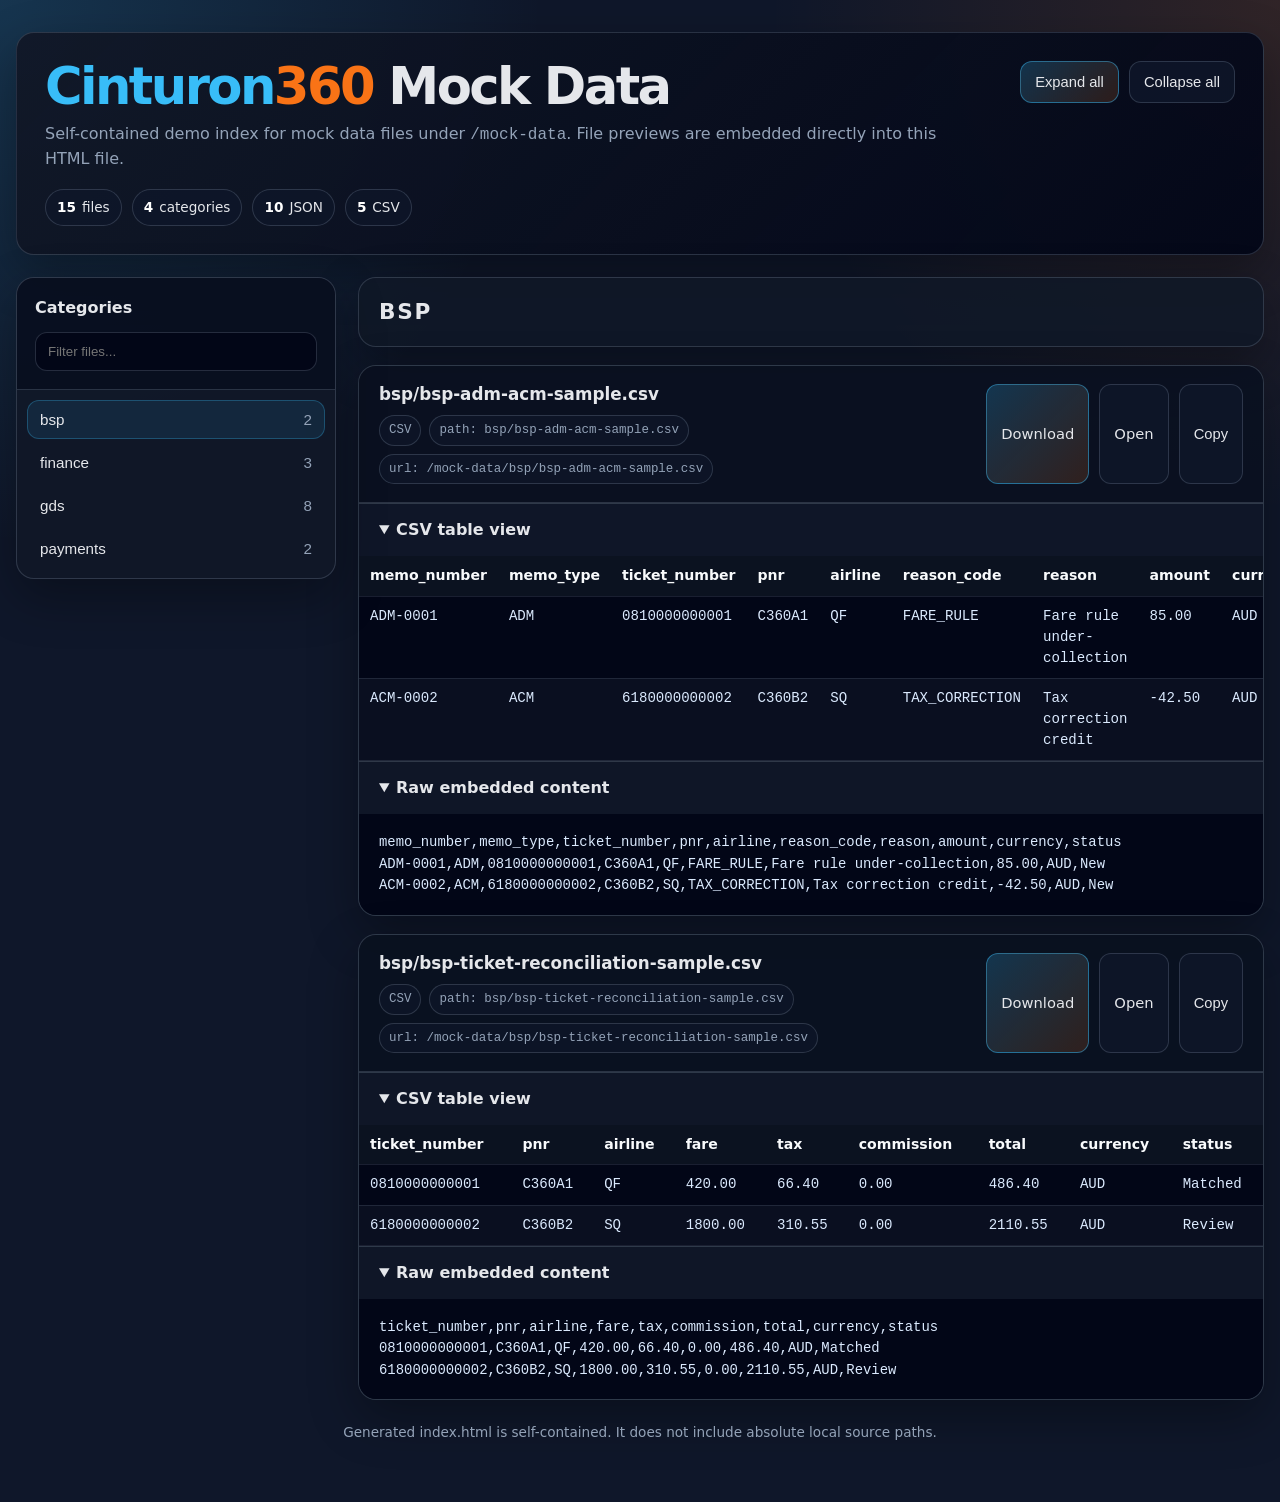
<file: src/Cinturon360.Mock.Web/wwwroot/mock-data/index.html>
<!doctype html>
<html lang="en">
<head>
  <meta charset="utf-8">
  <meta name="viewport" content="width=device-width, initial-scale=1">
  <title>Cinturon360 Mock Data Index</title>
  <style>
    :root {
      --bg: #0f172a;
      --panel: #111827;
      --panel-2: #020617;
      --text: #e5e7eb;
      --muted: #94a3b8;
      --border: rgba(148, 163, 184, 0.24);
      --accent: #38bdf8;
      --accent-2: #f97316;
      --code-bg: #020617;
      --shadow: 0 18px 50px rgba(0,0,0,.32);
      --radius: 18px;
    }

    * {
      box-sizing: border-box;
    }

    body {
      margin: 0;
      min-height: 100vh;
      background:
        radial-gradient(circle at top left, rgba(56, 189, 248, 0.18), transparent 34rem),
        radial-gradient(circle at top right, rgba(249, 115, 22, 0.14), transparent 32rem),
        var(--bg);
      color: var(--text);
      font-family: system-ui, -apple-system, BlinkMacSystemFont, "Segoe UI", sans-serif;
      line-height: 1.5;
    }

    a {
      color: var(--accent);
      text-decoration: none;
    }

    a:hover {
      text-decoration: underline;
    }

    code,
    pre,
    .pill,
    .table td {
      font-family: ui-monospace, SFMono-Regular, Menlo, Consolas, monospace;
    }

    .container {
      width: min(1480px, calc(100vw - 32px));
      margin: 0 auto;
      padding: 32px 0 60px;
    }

    .hero {
      display: grid;
      gap: 18px;
      grid-template-columns: 1fr auto;
      align-items: start;
      padding: 28px;
      border: 1px solid var(--border);
      border-radius: var(--radius);
      background: linear-gradient(135deg, rgba(17, 24, 39, .95), rgba(2, 6, 23, .92));
      box-shadow: var(--shadow);
    }

    .brand {
      margin: 0;
      font-size: clamp(2rem, 4vw, 3.6rem);
      line-height: 1;
      letter-spacing: -0.05em;
      font-weight: 780;
    }

    .brand .blue {
      color: var(--accent);
    }

    .brand .orange {
      color: var(--accent-2);
    }

    .subtitle {
      margin: 10px 0 0;
      color: var(--muted);
      font-size: 1rem;
      max-width: 900px;
    }

    .badge-row {
      display: flex;
      flex-wrap: wrap;
      gap: 10px;
      margin-top: 18px;
    }

    .badge {
      display: inline-flex;
      align-items: center;
      padding: 7px 11px;
      border-radius: 999px;
      border: 1px solid var(--border);
      background: rgba(15, 23, 42, .72);
      font-size: .85rem;
    }

    .badge strong {
      color: white;
      margin-right: 6px;
    }

    .actions,
    .file-actions {
      display: flex;
      flex-wrap: wrap;
      gap: 10px;
      justify-content: flex-end;
    }

    .btn {
      display: inline-flex;
      align-items: center;
      justify-content: center;
      border: 1px solid var(--border);
      background: rgba(15, 23, 42, .85);
      color: var(--text);
      border-radius: 12px;
      padding: 10px 14px;
      font-size: .92rem;
      cursor: pointer;
      min-height: 42px;
    }

    .btn:hover {
      border-color: rgba(56, 189, 248, .6);
      text-decoration: none;
    }

    .btn-primary {
      background: linear-gradient(135deg, rgba(56, 189, 248, .22), rgba(249, 115, 22, .16));
      border-color: rgba(56, 189, 248, .45);
    }

    .layout {
      display: grid;
      grid-template-columns: 320px 1fr;
      gap: 22px;
      margin-top: 22px;
      align-items: start;
    }

    .sidebar {
      position: sticky;
      top: 18px;
      border: 1px solid var(--border);
      border-radius: var(--radius);
      background: rgba(17, 24, 39, .9);
      box-shadow: var(--shadow);
      overflow: hidden;
    }

    .sidebar-header {
      padding: 18px;
      border-bottom: 1px solid var(--border);
      background: rgba(2, 6, 23, .45);
    }

    .sidebar-header h2 {
      margin: 0;
      font-size: 1rem;
    }

    .search {
      width: 100%;
      margin-top: 12px;
      padding: 11px 12px;
      border: 1px solid var(--border);
      border-radius: 12px;
      background: var(--panel-2);
      color: var(--text);
      outline: none;
    }

    .tabs {
      display: flex;
      flex-direction: column;
      gap: 4px;
      padding: 10px;
    }

    .tab {
      display: flex;
      justify-content: space-between;
      width: 100%;
      padding: 10px 12px;
      border: 1px solid transparent;
      border-radius: 12px;
      background: transparent;
      color: var(--text);
      text-align: left;
      cursor: pointer;
      font-size: .95rem;
    }

    .tab:hover,
    .tab.active {
      background: rgba(56, 189, 248, .1);
      border-color: rgba(56, 189, 248, .28);
    }

    .tab-count {
      color: var(--muted);
      font-variant-numeric: tabular-nums;
    }

    .content {
      display: grid;
      gap: 18px;
    }

    .category-panel {
      display: none;
      gap: 18px;
    }

    .category-panel.active {
      display: grid;
    }

    .category-title {
      margin: 0;
      padding: 18px 20px;
      border: 1px solid var(--border);
      border-radius: var(--radius);
      background: rgba(17, 24, 39, .88);
      box-shadow: var(--shadow);
      font-size: 1.35rem;
      text-transform: uppercase;
      letter-spacing: .08em;
    }

    .file-card {
      border: 1px solid var(--border);
      border-radius: var(--radius);
      background: rgba(17, 24, 39, .92);
      box-shadow: var(--shadow);
      overflow: hidden;
    }

    .file-card.hidden {
      display: none;
    }

    .file-header {
      display: grid;
      grid-template-columns: 1fr auto;
      gap: 12px;
      padding: 18px 20px;
      border-bottom: 1px solid var(--border);
      background: rgba(2, 6, 23, .38);
    }

    .file-title {
      margin: 0;
      font-size: 1.05rem;
      line-height: 1.25;
      word-break: break-word;
    }

    .file-meta {
      display: flex;
      flex-wrap: wrap;
      gap: 8px;
      margin-top: 10px;
    }

    .pill {
      display: inline-flex;
      align-items: center;
      padding: 5px 9px;
      border: 1px solid var(--border);
      border-radius: 999px;
      color: var(--muted);
      font-size: .78rem;
      background: rgba(15, 23, 42, .7);
      word-break: break-all;
    }

    details {
      border-top: 1px solid var(--border);
    }

    summary {
      cursor: pointer;
      padding: 14px 20px;
      font-weight: 650;
      background: rgba(15, 23, 42, .56);
    }

    summary:hover {
      background: rgba(56, 189, 248, .08);
    }

    pre {
      margin: 0;
      padding: 18px 20px;
      max-height: 520px;
      overflow: auto;
      background: var(--code-bg);
      color: #dbeafe;
      font-size: .87rem;
      line-height: 1.55;
      tab-size: 2;
    }

    .csv-table-wrap {
      max-height: 520px;
      overflow: auto;
      background: var(--code-bg);
    }

    table {
      width: 100%;
      border-collapse: collapse;
    }

    .table th,
    .table td {
      padding: 9px 11px;
      border-bottom: 1px solid rgba(148, 163, 184, .16);
      text-align: left;
      vertical-align: top;
      font-size: .88rem;
    }

    .table th {
      position: sticky;
      top: 0;
      z-index: 1;
      background: #0b1220;
      color: #f8fafc;
      white-space: nowrap;
    }

    .table td {
      color: #dbeafe;
    }

    .table tbody tr:nth-child(even) {
      background: rgba(148, 163, 184, .055);
    }

    .empty {
      padding: 28px;
      border: 1px dashed var(--border);
      border-radius: var(--radius);
      color: var(--muted);
      text-align: center;
      background: rgba(17, 24, 39, .55);
    }

    .footer {
      margin-top: 22px;
      color: var(--muted);
      font-size: .85rem;
      text-align: center;
    }

    @media (max-width: 900px) {
      .hero,
      .layout,
      .file-header {
        grid-template-columns: 1fr;
      }

      .actions,
      .file-actions {
        justify-content: flex-start;
      }

      .sidebar {
        position: static;
      }

      .tabs {
        flex-direction: row;
        overflow-x: auto;
      }

      .tab {
        min-width: 180px;
      }
    }
  </style>
</head>
<body>
  <div class="container">
    <section class="hero">
      <div>
        <h1 class="brand"><span class="blue">Cinturon</span><span class="orange">360</span> Mock Data</h1>
        <p class="subtitle">
          Self-contained demo index for mock data files under <code>/mock-data</code>.
          File previews are embedded directly into this HTML file.
        </p>

        <div class="badge-row">
          <span class="badge"><strong>15</strong> files</span>
          <span class="badge"><strong>4</strong> categories</span>
          <span class="badge"><strong>10</strong> JSON</span>
          <span class="badge"><strong>5</strong> CSV</span>
        </div>
      </div>

      <div class="actions">
        <button class="btn btn-primary" type="button" onclick="expandAll()">Expand all</button>
        <button class="btn" type="button" onclick="collapseAll()">Collapse all</button>
      </div>
    </section>

    <section class="layout">
      <aside class="sidebar">
        <div class="sidebar-header">
          <h2>Categories</h2>
          <input id="searchBox" class="search" type="search" placeholder="Filter files..." autocomplete="off">
        </div>

        <nav class="tabs" aria-label="Mock data category tabs">
          <button class="tab active" type="button" data-tab="bsp">
            <span>bsp</span>
            <span class="tab-count">2</span>
          </button>
          <button class="tab" type="button" data-tab="finance">
            <span>finance</span>
            <span class="tab-count">3</span>
          </button>
          <button class="tab" type="button" data-tab="gds">
            <span>gds</span>
            <span class="tab-count">8</span>
          </button>
          <button class="tab" type="button" data-tab="payments">
            <span>payments</span>
            <span class="tab-count">2</span>
          </button>
        </nav>
      </aside>

      <main class="content">
        <section class="category-panel active" data-panel="bsp">
          <h2 class="category-title">bsp</h2>
          <article class="file-card" data-file-card data-search="bsp/bsp-adm-acm-sample.csv /mock-data/bsp/bsp-adm-acm-sample.csv">
            <header class="file-header">
              <div>
                <h3 class="file-title" id="file-bsp-bsp-adm-acm-sample-csv">bsp/bsp-adm-acm-sample.csv</h3>
                <div class="file-meta">
                  <span class="pill">CSV</span>
                  <span class="pill">path: bsp/bsp-adm-acm-sample.csv</span>
                  <span class="pill">url: /mock-data/bsp/bsp-adm-acm-sample.csv</span>
                </div>
              </div>

              <div class="file-actions">
                <a class="btn btn-primary" href="/mock-data/bsp/bsp-adm-acm-sample.csv" download>Download</a>
                <a class="btn" href="/mock-data/bsp/bsp-adm-acm-sample.csv" target="_blank" rel="noopener">Open</a>
                <button class="btn" type="button" onclick="copyText('file-bsp-bsp-adm-acm-sample-csv-content')">Copy</button>
              </div>
            </header>
            <details open>
              <summary>CSV table view</summary>
              <div class="csv-table-wrap">
<table class="table csv-table">
<thead><tr>
<th>memo_number</th>
<th>memo_type</th>
<th>ticket_number</th>
<th>pnr</th>
<th>airline</th>
<th>reason_code</th>
<th>reason</th>
<th>amount</th>
<th>currency</th>
<th>status</th>
</tr></thead>
<tbody>
<tr>
<td>ADM-0001</td>
<td>ADM</td>
<td>0810000000001</td>
<td>C360A1</td>
<td>QF</td>
<td>FARE_RULE</td>
<td>Fare rule under-collection</td>
<td>85.00</td>
<td>AUD</td>
<td>New</td>
</tr>
<tr>
<td>ACM-0002</td>
<td>ACM</td>
<td>6180000000002</td>
<td>C360B2</td>
<td>SQ</td>
<td>TAX_CORRECTION</td>
<td>Tax correction credit</td>
<td>-42.50</td>
<td>AUD</td>
<td>New</td>
</tr>
</tbody>
</table>
</div>
            </details>
            <details open>
              <summary>Raw embedded content</summary>
              <pre id="file-bsp-bsp-adm-acm-sample-csv-content"><code>memo_number,memo_type,ticket_number,pnr,airline,reason_code,reason,amount,currency,status
ADM-0001,ADM,0810000000001,C360A1,QF,FARE_RULE,Fare rule under-collection,85.00,AUD,New
ACM-0002,ACM,6180000000002,C360B2,SQ,TAX_CORRECTION,Tax correction credit,-42.50,AUD,New
</code></pre>
            </details>
          </article>
          <article class="file-card" data-file-card data-search="bsp/bsp-ticket-reconciliation-sample.csv /mock-data/bsp/bsp-ticket-reconciliation-sample.csv">
            <header class="file-header">
              <div>
                <h3 class="file-title" id="file-bsp-bsp-ticket-reconciliation-sample-csv">bsp/bsp-ticket-reconciliation-sample.csv</h3>
                <div class="file-meta">
                  <span class="pill">CSV</span>
                  <span class="pill">path: bsp/bsp-ticket-reconciliation-sample.csv</span>
                  <span class="pill">url: /mock-data/bsp/bsp-ticket-reconciliation-sample.csv</span>
                </div>
              </div>

              <div class="file-actions">
                <a class="btn btn-primary" href="/mock-data/bsp/bsp-ticket-reconciliation-sample.csv" download>Download</a>
                <a class="btn" href="/mock-data/bsp/bsp-ticket-reconciliation-sample.csv" target="_blank" rel="noopener">Open</a>
                <button class="btn" type="button" onclick="copyText('file-bsp-bsp-ticket-reconciliation-sample-csv-content')">Copy</button>
              </div>
            </header>
            <details open>
              <summary>CSV table view</summary>
              <div class="csv-table-wrap">
<table class="table csv-table">
<thead><tr>
<th>ticket_number</th>
<th>pnr</th>
<th>airline</th>
<th>fare</th>
<th>tax</th>
<th>commission</th>
<th>total</th>
<th>currency</th>
<th>status</th>
</tr></thead>
<tbody>
<tr>
<td>0810000000001</td>
<td>C360A1</td>
<td>QF</td>
<td>420.00</td>
<td>66.40</td>
<td>0.00</td>
<td>486.40</td>
<td>AUD</td>
<td>Matched</td>
</tr>
<tr>
<td>6180000000002</td>
<td>C360B2</td>
<td>SQ</td>
<td>1800.00</td>
<td>310.55</td>
<td>0.00</td>
<td>2110.55</td>
<td>AUD</td>
<td>Review</td>
</tr>
</tbody>
</table>
</div>
            </details>
            <details open>
              <summary>Raw embedded content</summary>
              <pre id="file-bsp-bsp-ticket-reconciliation-sample-csv-content"><code>ticket_number,pnr,airline,fare,tax,commission,total,currency,status
0810000000001,C360A1,QF,420.00,66.40,0.00,486.40,AUD,Matched
6180000000002,C360B2,SQ,1800.00,310.55,0.00,2110.55,AUD,Review
</code></pre>
            </details>
          </article>
        </section>
        <section class="category-panel" data-panel="finance">
          <h2 class="category-title">finance</h2>
          <article class="file-card" data-file-card data-search="finance/generic-ledger-export-sample.csv /mock-data/finance/generic-ledger-export-sample.csv">
            <header class="file-header">
              <div>
                <h3 class="file-title" id="file-finance-generic-ledger-export-sample-csv">finance/generic-ledger-export-sample.csv</h3>
                <div class="file-meta">
                  <span class="pill">CSV</span>
                  <span class="pill">path: finance/generic-ledger-export-sample.csv</span>
                  <span class="pill">url: /mock-data/finance/generic-ledger-export-sample.csv</span>
                </div>
              </div>

              <div class="file-actions">
                <a class="btn btn-primary" href="/mock-data/finance/generic-ledger-export-sample.csv" download>Download</a>
                <a class="btn" href="/mock-data/finance/generic-ledger-export-sample.csv" target="_blank" rel="noopener">Open</a>
                <button class="btn" type="button" onclick="copyText('file-finance-generic-ledger-export-sample-csv-content')">Copy</button>
              </div>
            </header>
            <details open>
              <summary>CSV table view</summary>
              <div class="csv-table-wrap">
<table class="table csv-table">
<thead><tr>
<th>invoice_number</th>
<th>seller</th>
<th>buyer</th>
<th>line_code</th>
<th>description</th>
<th>amount</th>
<th>tax</th>
<th>currency</th>
<th>external_status</th>
</tr></thead>
<tbody>
<tr>
<td>INV-HWT-0001</td>
<td>HelloWorld Travel</td>
<td>Coca-Cola</td>
<td>AIRFARE</td>
<td>SYD-MEL airfare</td>
<td>420.00</td>
<td>66.40</td>
<td>AUD</td>
<td>ReadyToExport</td>
</tr>
<tr>
<td>INV-HWT-0001</td>
<td>HelloWorld Travel</td>
<td>Coca-Cola</td>
<td>BOOKING_FEE</td>
<td>Domestic booking fee</td>
<td>45.00</td>
<td>4.50</td>
<td>AUD</td>
<td>ReadyToExport</td>
</tr>
</tbody>
</table>
</div>
            </details>
            <details open>
              <summary>Raw embedded content</summary>
              <pre id="file-finance-generic-ledger-export-sample-csv-content"><code>invoice_number,seller,buyer,line_code,description,amount,tax,currency,external_status
INV-HWT-0001,HelloWorld Travel,Coca-Cola,AIRFARE,SYD-MEL airfare,420.00,66.40,AUD,ReadyToExport
INV-HWT-0001,HelloWorld Travel,Coca-Cola,BOOKING_FEE,Domestic booking fee,45.00,4.50,AUD,ReadyToExport
</code></pre>
            </details>
          </article>
          <article class="file-card" data-file-card data-search="finance/netsuite-export-sample.csv /mock-data/finance/netsuite-export-sample.csv">
            <header class="file-header">
              <div>
                <h3 class="file-title" id="file-finance-netsuite-export-sample-csv">finance/netsuite-export-sample.csv</h3>
                <div class="file-meta">
                  <span class="pill">CSV</span>
                  <span class="pill">path: finance/netsuite-export-sample.csv</span>
                  <span class="pill">url: /mock-data/finance/netsuite-export-sample.csv</span>
                </div>
              </div>

              <div class="file-actions">
                <a class="btn btn-primary" href="/mock-data/finance/netsuite-export-sample.csv" download>Download</a>
                <a class="btn" href="/mock-data/finance/netsuite-export-sample.csv" target="_blank" rel="noopener">Open</a>
                <button class="btn" type="button" onclick="copyText('file-finance-netsuite-export-sample-csv-content')">Copy</button>
              </div>
            </header>
            <details open>
              <summary>CSV table view</summary>
              <div class="csv-table-wrap">
<table class="table csv-table">
<thead><tr>
<th>ExternalId</th>
<th>Entity</th>
<th>TranDate</th>
<th>DueDate</th>
<th>Memo</th>
<th>Item</th>
<th>Quantity</th>
<th>Rate</th>
<th>Amount</th>
<th>TaxCode</th>
<th>Currency</th>
<th>Status</th>
</tr></thead>
<tbody>
<tr>
<td>INV-HWT-0001</td>
<td>Coca-Cola</td>
<td>2026-06-10</td>
<td>2026-06-24</td>
<td>Booking AVN123 - Jordan Nguyen SYD/MEL</td>
<td>TRAVEL_DOMESTIC</td>
<td>1</td>
<td>420.00</td>
<td>420.00</td>
<td>GST</td>
<td>AUD</td>
<td>Open</td>
</tr>
<tr>
<td>INV-HWT-0001</td>
<td>Coca-Cola</td>
<td>2026-06-10</td>
<td>2026-06-24</td>
<td>Booking AVN123 - TMC booking fee</td>
<td>SERVICE_FEE</td>
<td>1</td>
<td>45.00</td>
<td>45.00</td>
<td>GST</td>
<td>AUD</td>
<td>Open</td>
</tr>
</tbody>
</table>
</div>
            </details>
            <details open>
              <summary>Raw embedded content</summary>
              <pre id="file-finance-netsuite-export-sample-csv-content"><code>ExternalId,Entity,TranDate,DueDate,Memo,Item,Quantity,Rate,Amount,TaxCode,Currency,Status
INV-HWT-0001,Coca-Cola,2026-06-10,2026-06-24,Booking AVN123 - Jordan Nguyen SYD/MEL,TRAVEL_DOMESTIC,1,420.00,420.00,GST,AUD,Open
INV-HWT-0001,Coca-Cola,2026-06-10,2026-06-24,Booking AVN123 - TMC booking fee,SERVICE_FEE,1,45.00,45.00,GST,AUD,Open
</code></pre>
            </details>
          </article>
          <article class="file-card" data-file-card data-search="finance/xero-export-sample.csv /mock-data/finance/xero-export-sample.csv">
            <header class="file-header">
              <div>
                <h3 class="file-title" id="file-finance-xero-export-sample-csv">finance/xero-export-sample.csv</h3>
                <div class="file-meta">
                  <span class="pill">CSV</span>
                  <span class="pill">path: finance/xero-export-sample.csv</span>
                  <span class="pill">url: /mock-data/finance/xero-export-sample.csv</span>
                </div>
              </div>

              <div class="file-actions">
                <a class="btn btn-primary" href="/mock-data/finance/xero-export-sample.csv" download>Download</a>
                <a class="btn" href="/mock-data/finance/xero-export-sample.csv" target="_blank" rel="noopener">Open</a>
                <button class="btn" type="button" onclick="copyText('file-finance-xero-export-sample-csv-content')">Copy</button>
              </div>
            </header>
            <details open>
              <summary>CSV table view</summary>
              <div class="csv-table-wrap">
<table class="table csv-table">
<thead><tr>
<th>ContactName</th>
<th>EmailAddress</th>
<th>POAddressLine1</th>
<th>City</th>
<th>Region</th>
<th>PostalCode</th>
<th>Country</th>
<th>InvoiceNumber</th>
<th>InvoiceDate</th>
<th>DueDate</th>
<th>Description</th>
<th>Quantity</th>
<th>UnitAmount</th>
<th>TaxType</th>
<th>TaxAmount</th>
<th>AccountCode</th>
<th>Currency</th>
</tr></thead>
<tbody>
<tr>
<td>HelloWorld Travel</td>
<td>finance@helloworld.example</td>
<td>123 Travel Street</td>
<td>Sydney</td>
<td>NSW</td>
<td>2000</td>
<td>AU</td>
<td>INV-HWT-0001</td>
<td>2026-06-10</td>
<td>2026-06-24</td>
<td>Domestic flight SYD/MEL - Jordan Nguyen</td>
<td>1</td>
<td>420.00</td>
<td>GST on Income</td>
<td>42.00</td>
<td>200</td>
<td>AUD</td>
</tr>
<tr>
<td>HelloWorld Travel</td>
<td>finance@helloworld.example</td>
<td>123 Travel Street</td>
<td>Sydney</td>
<td>NSW</td>
<td>2000</td>
<td>AU</td>
<td>INV-HWT-0001</td>
<td>2026-06-10</td>
<td>2026-06-24</td>
<td>TMC booking fee</td>
<td>1</td>
<td>45.00</td>
<td>GST on Income</td>
<td>4.50</td>
<td>200</td>
<td>AUD</td>
</tr>
</tbody>
</table>
</div>
            </details>
            <details open>
              <summary>Raw embedded content</summary>
              <pre id="file-finance-xero-export-sample-csv-content"><code>ContactName,EmailAddress,POAddressLine1,City,Region,PostalCode,Country,InvoiceNumber,InvoiceDate,DueDate,Description,Quantity,UnitAmount,TaxType,TaxAmount,AccountCode,Currency
HelloWorld Travel,finance@helloworld.example,123 Travel Street,Sydney,NSW,2000,AU,INV-HWT-0001,2026-06-10,2026-06-24,Domestic flight SYD/MEL - Jordan Nguyen,1,420.00,GST on Income,42.00,200,AUD
HelloWorld Travel,finance@helloworld.example,123 Travel Street,Sydney,NSW,2000,AU,INV-HWT-0001,2026-06-10,2026-06-24,TMC booking fee,1,45.00,GST on Income,4.50,200,AUD
</code></pre>
            </details>
          </article>
        </section>
        <section class="category-panel" data-panel="gds">
          <h2 class="category-title">gds</h2>
          <article class="file-card" data-file-card data-search="gds/pnr-import-complete.json /mock-data/gds/pnr-import-complete.json">
            <header class="file-header">
              <div>
                <h3 class="file-title" id="file-gds-pnr-import-complete-json">gds/pnr-import-complete.json</h3>
                <div class="file-meta">
                  <span class="pill">JSON</span>
                  <span class="pill">path: gds/pnr-import-complete.json</span>
                  <span class="pill">url: /mock-data/gds/pnr-import-complete.json</span>
                </div>
              </div>

              <div class="file-actions">
                <a class="btn btn-primary" href="/mock-data/gds/pnr-import-complete.json" download>Download</a>
                <a class="btn" href="/mock-data/gds/pnr-import-complete.json" target="_blank" rel="noopener">Open</a>
                <button class="btn" type="button" onclick="copyText('file-gds-pnr-import-complete-json-content')">Copy</button>
              </div>
            </header>
            <details open>
              <summary>Raw embedded content</summary>
              <pre id="file-gds-pnr-import-complete-json-content"><code>{
  &quot;pnr&quot;: &quot;C360A1&quot;,
  &quot;source&quot;: &quot;Mock Amadeus&quot;,
  &quot;client&quot;: &quot;Coca-Cola&quot;,
  &quot;tmc&quot;: &quot;HelloWorld Travel&quot;,
  &quot;traveller&quot;: {
    &quot;name&quot;: &quot;Alex Chen&quot;,
    &quot;email&quot;: &quot;alex.chen@coca-cola.example&quot;
  },
  &quot;policyCode&quot;: &quot;CCA-APAC&quot;,
  &quot;costCentre&quot;: &quot;APAC-SALES-001&quot;,
  &quot;segments&quot;: [
    {
      &quot;type&quot;: &quot;AIR&quot;,
      &quot;from&quot;: &quot;SYD&quot;,
      &quot;to&quot;: &quot;MEL&quot;,
      &quot;depart&quot;: &quot;2026-06-15T09:00:00+10:00&quot;,
      &quot;arrive&quot;: &quot;2026-06-15T10:35:00+10:00&quot;,
      &quot;carrier&quot;: &quot;QF&quot;,
      &quot;flight&quot;: &quot;QF401&quot;
    }
  ],
  &quot;ticket&quot;: {
    &quot;number&quot;: &quot;0810000000001&quot;,
    &quot;fare&quot;: 420.0,
    &quot;tax&quot;: 66.4,
    &quot;currency&quot;: &quot;AUD&quot;
  },
  &quot;serviceFees&quot;: [
    {
      &quot;code&quot;: &quot;BOOKING_FEE&quot;,
      &quot;amount&quot;: 45.0
    }
  ],
  &quot;paymentScenario&quot;: &quot;IMMEDIATE_SUCCESS&quot;
}</code></pre>
            </details>
          </article>
          <article class="file-card" data-file-card data-search="gds/pnr-import-external-settlement.json /mock-data/gds/pnr-import-external-settlement.json">
            <header class="file-header">
              <div>
                <h3 class="file-title" id="file-gds-pnr-import-external-settlement-json">gds/pnr-import-external-settlement.json</h3>
                <div class="file-meta">
                  <span class="pill">JSON</span>
                  <span class="pill">path: gds/pnr-import-external-settlement.json</span>
                  <span class="pill">url: /mock-data/gds/pnr-import-external-settlement.json</span>
                </div>
              </div>

              <div class="file-actions">
                <a class="btn btn-primary" href="/mock-data/gds/pnr-import-external-settlement.json" download>Download</a>
                <a class="btn" href="/mock-data/gds/pnr-import-external-settlement.json" target="_blank" rel="noopener">Open</a>
                <button class="btn" type="button" onclick="copyText('file-gds-pnr-import-external-settlement-json-content')">Copy</button>
              </div>
            </header>
            <details open>
              <summary>Raw embedded content</summary>
              <pre id="file-gds-pnr-import-external-settlement-json-content"><code>{
  &quot;pnr&quot;: &quot;C360F6&quot;,
  &quot;source&quot;: &quot;MockSabre&quot;,
  &quot;client&quot;: &quot;Coca-Cola&quot;,
  &quot;tmc&quot;: &quot;HelloWorld Travel&quot;,
  &quot;traveller&quot;: {
    &quot;name&quot;: &quot;Morgan Patel&quot;,
    &quot;email&quot;: &quot;morgan.patel@example.test&quot;
  },
  &quot;policyCode&quot;: &quot;CCA-NA&quot;,
  &quot;costCentre&quot;: &quot;NA-FINANCE&quot;,
  &quot;segments&quot;: [
    {
      &quot;type&quot;: &quot;AIR&quot;,
      &quot;from&quot;: &quot;SYD&quot;,
      &quot;to&quot;: &quot;LAX&quot;,
      &quot;depart&quot;: &quot;2026-10-15T14:00:00+10:00&quot;,
      &quot;arrive&quot;: &quot;2026-10-15T09:30:00-07:00&quot;,
      &quot;carrier&quot;: &quot;QF&quot;,
      &quot;flight&quot;: &quot;QF11&quot;
    }
  ],
  &quot;ticket&quot;: {
    &quot;number&quot;: &quot;0810000000006&quot;,
    &quot;fare&quot;: 2800.0,
    &quot;tax&quot;: 430.0,
    &quot;currency&quot;: &quot;AUD&quot;
  },
  &quot;serviceFees&quot;: [
    {
      &quot;code&quot;: &quot;INTERNATIONAL_BOOKING_FEE&quot;,
      &quot;amount&quot;: 95.0
    }
  ],
  &quot;paymentScenario&quot;: &quot;EXTERNAL_SETTLEMENT&quot;
}</code></pre>
            </details>
          </article>
          <article class="file-card" data-file-card data-search="gds/pnr-import-manual-invoice.json /mock-data/gds/pnr-import-manual-invoice.json">
            <header class="file-header">
              <div>
                <h3 class="file-title" id="file-gds-pnr-import-manual-invoice-json">gds/pnr-import-manual-invoice.json</h3>
                <div class="file-meta">
                  <span class="pill">JSON</span>
                  <span class="pill">path: gds/pnr-import-manual-invoice.json</span>
                  <span class="pill">url: /mock-data/gds/pnr-import-manual-invoice.json</span>
                </div>
              </div>

              <div class="file-actions">
                <a class="btn btn-primary" href="/mock-data/gds/pnr-import-manual-invoice.json" download>Download</a>
                <a class="btn" href="/mock-data/gds/pnr-import-manual-invoice.json" target="_blank" rel="noopener">Open</a>
                <button class="btn" type="button" onclick="copyText('file-gds-pnr-import-manual-invoice-json-content')">Copy</button>
              </div>
            </header>
            <details open>
              <summary>Raw embedded content</summary>
              <pre id="file-gds-pnr-import-manual-invoice-json-content"><code>{
  &quot;pnr&quot;: &quot;C360E5&quot;,
  &quot;source&quot;: &quot;MockAmadeus&quot;,
  &quot;client&quot;: &quot;Coca-Cola&quot;,
  &quot;tmc&quot;: &quot;HelloWorld Travel&quot;,
  &quot;traveller&quot;: {
    &quot;name&quot;: &quot;Taylor Chen&quot;,
    &quot;email&quot;: &quot;taylor.chen@example.test&quot;
  },
  &quot;policyCode&quot;: &quot;CCA-EXEC&quot;,
  &quot;costCentre&quot;: &quot;EXEC&quot;,
  &quot;segments&quot;: [
    {
      &quot;type&quot;: &quot;AIR&quot;,
      &quot;from&quot;: &quot;SYD&quot;,
      &quot;to&quot;: &quot;SIN&quot;,
      &quot;depart&quot;: &quot;2026-09-05T08:00:00+10:00&quot;,
      &quot;arrive&quot;: &quot;2026-09-05T13:40:00+08:00&quot;,
      &quot;carrier&quot;: &quot;SQ&quot;,
      &quot;flight&quot;: &quot;SQ221&quot;
    }
  ],
  &quot;ticket&quot;: {
    &quot;number&quot;: &quot;6180000000005&quot;,
    &quot;fare&quot;: 3200.0,
    &quot;tax&quot;: 390.0,
    &quot;currency&quot;: &quot;AUD&quot;
  },
  &quot;serviceFees&quot;: [
    {
      &quot;code&quot;: &quot;INTERNATIONAL_BOOKING_FEE&quot;,
      &quot;amount&quot;: 95.0
    }
  ],
  &quot;paymentScenario&quot;: &quot;MANUAL_INVOICE&quot;
}</code></pre>
            </details>
          </article>
          <article class="file-card" data-file-card data-search="gds/pnr-import-missing-cost-centre.json /mock-data/gds/pnr-import-missing-cost-centre.json">
            <header class="file-header">
              <div>
                <h3 class="file-title" id="file-gds-pnr-import-missing-cost-centre-json">gds/pnr-import-missing-cost-centre.json</h3>
                <div class="file-meta">
                  <span class="pill">JSON</span>
                  <span class="pill">path: gds/pnr-import-missing-cost-centre.json</span>
                  <span class="pill">url: /mock-data/gds/pnr-import-missing-cost-centre.json</span>
                </div>
              </div>

              <div class="file-actions">
                <a class="btn btn-primary" href="/mock-data/gds/pnr-import-missing-cost-centre.json" download>Download</a>
                <a class="btn" href="/mock-data/gds/pnr-import-missing-cost-centre.json" target="_blank" rel="noopener">Open</a>
                <button class="btn" type="button" onclick="copyText('file-gds-pnr-import-missing-cost-centre-json-content')">Copy</button>
              </div>
            </header>
            <details open>
              <summary>Raw embedded content</summary>
              <pre id="file-gds-pnr-import-missing-cost-centre-json-content"><code>{
  &quot;pnr&quot;: &quot;C360B2&quot;,
  &quot;source&quot;: &quot;Mock Sabre&quot;,
  &quot;client&quot;: &quot;Coca-Cola&quot;,
  &quot;traveller&quot;: {
    &quot;name&quot;: &quot;Priya Singh&quot;,
    &quot;email&quot;: &quot;priya.singh@coca-cola.example&quot;
  },
  &quot;policyCode&quot;: &quot;CCA-EMEA&quot;,
  &quot;costCentre&quot;: null,
  &quot;segments&quot;: [
    {
      &quot;type&quot;: &quot;AIR&quot;,
      &quot;from&quot;: &quot;SYD&quot;,
      &quot;to&quot;: &quot;SIN&quot;,
      &quot;depart&quot;: &quot;2026-07-02T12:00:00+10:00&quot;,
      &quot;arrive&quot;: &quot;2026-07-02T18:20:00+08:00&quot;,
      &quot;carrier&quot;: &quot;SQ&quot;,
      &quot;flight&quot;: &quot;SQ222&quot;
    }
  ],
  &quot;ticket&quot;: {
    &quot;number&quot;: &quot;6180000000002&quot;,
    &quot;fare&quot;: 1800.0,
    &quot;tax&quot;: 310.55,
    &quot;currency&quot;: &quot;AUD&quot;
  },
  &quot;serviceFees&quot;: [
    {
      &quot;code&quot;: &quot;INTERNATIONAL_BOOKING_FEE&quot;,
      &quot;amount&quot;: 95.0
    }
  ],
  &quot;paymentScenario&quot;: &quot;INCOMPLETE_BLOCKED&quot;
}</code></pre>
            </details>
          </article>
          <article class="file-card" data-file-card data-search="gds/pnr-import-package-deposit.json /mock-data/gds/pnr-import-package-deposit.json">
            <header class="file-header">
              <div>
                <h3 class="file-title" id="file-gds-pnr-import-package-deposit-json">gds/pnr-import-package-deposit.json</h3>
                <div class="file-meta">
                  <span class="pill">JSON</span>
                  <span class="pill">path: gds/pnr-import-package-deposit.json</span>
                  <span class="pill">url: /mock-data/gds/pnr-import-package-deposit.json</span>
                </div>
              </div>

              <div class="file-actions">
                <a class="btn btn-primary" href="/mock-data/gds/pnr-import-package-deposit.json" download>Download</a>
                <a class="btn" href="/mock-data/gds/pnr-import-package-deposit.json" target="_blank" rel="noopener">Open</a>
                <button class="btn" type="button" onclick="copyText('file-gds-pnr-import-package-deposit-json-content')">Copy</button>
              </div>
            </header>
            <details open>
              <summary>Raw embedded content</summary>
              <pre id="file-gds-pnr-import-package-deposit-json-content"><code>{
  &quot;pnr&quot;: &quot;C360C3&quot;,
  &quot;source&quot;: &quot;Mock Offline Package&quot;,
  &quot;client&quot;: &quot;Coca-Cola&quot;,
  &quot;traveller&quot;: {
    &quot;name&quot;: &quot;Morgan Lee&quot;,
    &quot;email&quot;: &quot;morgan.lee@coca-cola.example&quot;
  },
  &quot;policyCode&quot;: &quot;CCA-NA&quot;,
  &quot;costCentre&quot;: &quot;NA-MARKETING-010&quot;,
  &quot;package&quot;: {
    &quot;total&quot;: 5000.0,
    &quot;deposit&quot;: 1000.0,
    &quot;serviceFee&quot;: 150.0,
    &quot;balance&quot;: 4000.0,
    &quot;balanceDueDaysBeforeDeparture&quot;: 30,
    &quot;departureDate&quot;: &quot;2026-09-01&quot;
  },
  &quot;paymentScenario&quot;: &quot;DEPOSIT_NOW_BALANCE_LATER&quot;
}</code></pre>
            </details>
          </article>
          <article class="file-card" data-file-card data-search="gds/pnr-import-payment-failure.json /mock-data/gds/pnr-import-payment-failure.json">
            <header class="file-header">
              <div>
                <h3 class="file-title" id="file-gds-pnr-import-payment-failure-json">gds/pnr-import-payment-failure.json</h3>
                <div class="file-meta">
                  <span class="pill">JSON</span>
                  <span class="pill">path: gds/pnr-import-payment-failure.json</span>
                  <span class="pill">url: /mock-data/gds/pnr-import-payment-failure.json</span>
                </div>
              </div>

              <div class="file-actions">
                <a class="btn btn-primary" href="/mock-data/gds/pnr-import-payment-failure.json" download>Download</a>
                <a class="btn" href="/mock-data/gds/pnr-import-payment-failure.json" target="_blank" rel="noopener">Open</a>
                <button class="btn" type="button" onclick="copyText('file-gds-pnr-import-payment-failure-json-content')">Copy</button>
              </div>
            </header>
            <details open>
              <summary>Raw embedded content</summary>
              <pre id="file-gds-pnr-import-payment-failure-json-content"><code>{
  &quot;pnr&quot;: &quot;C360D4&quot;,
  &quot;source&quot;: &quot;MockAmadeus&quot;,
  &quot;client&quot;: &quot;Coca-Cola&quot;,
  &quot;tmc&quot;: &quot;HelloWorld Travel&quot;,
  &quot;traveller&quot;: {
    &quot;name&quot;: &quot;Avery Williams&quot;,
    &quot;email&quot;: &quot;avery.williams@example.test&quot;
  },
  &quot;policyCode&quot;: &quot;CCA-EMEA&quot;,
  &quot;costCentre&quot;: &quot;EMEA-MARKETING&quot;,
  &quot;segments&quot;: [
    {
      &quot;type&quot;: &quot;AIR&quot;,
      &quot;from&quot;: &quot;SYD&quot;,
      &quot;to&quot;: &quot;LHR&quot;,
      &quot;depart&quot;: &quot;2026-08-10T22:00:00+10:00&quot;,
      &quot;arrive&quot;: &quot;2026-08-11T05:30:00+00:00&quot;,
      &quot;carrier&quot;: &quot;BA&quot;,
      &quot;flight&quot;: &quot;BA16&quot;
    }
  ],
  &quot;ticket&quot;: {
    &quot;number&quot;: &quot;1250000000004&quot;,
    &quot;fare&quot;: 1950.0,
    &quot;tax&quot;: 285.6,
    &quot;currency&quot;: &quot;AUD&quot;
  },
  &quot;serviceFees&quot;: [
    {
      &quot;code&quot;: &quot;INTERNATIONAL_BOOKING_FEE&quot;,
      &quot;amount&quot;: 95.0
    }
  ],
  &quot;paymentScenario&quot;: &quot;PAYMENT_FAIL_THEN_RETRY&quot;
}</code></pre>
            </details>
          </article>
          <article class="file-card" data-file-card data-search="gds/pnr-import-refund-reissue.json /mock-data/gds/pnr-import-refund-reissue.json">
            <header class="file-header">
              <div>
                <h3 class="file-title" id="file-gds-pnr-import-refund-reissue-json">gds/pnr-import-refund-reissue.json</h3>
                <div class="file-meta">
                  <span class="pill">JSON</span>
                  <span class="pill">path: gds/pnr-import-refund-reissue.json</span>
                  <span class="pill">url: /mock-data/gds/pnr-import-refund-reissue.json</span>
                </div>
              </div>

              <div class="file-actions">
                <a class="btn btn-primary" href="/mock-data/gds/pnr-import-refund-reissue.json" download>Download</a>
                <a class="btn" href="/mock-data/gds/pnr-import-refund-reissue.json" target="_blank" rel="noopener">Open</a>
                <button class="btn" type="button" onclick="copyText('file-gds-pnr-import-refund-reissue-json-content')">Copy</button>
              </div>
            </header>
            <details open>
              <summary>Raw embedded content</summary>
              <pre id="file-gds-pnr-import-refund-reissue-json-content"><code>{
  &quot;pnr&quot;: &quot;C360H8&quot;,
  &quot;source&quot;: &quot;MockAmadeus&quot;,
  &quot;client&quot;: &quot;Coca-Cola&quot;,
  &quot;tmc&quot;: &quot;HelloWorld Travel&quot;,
  &quot;traveller&quot;: {
    &quot;name&quot;: &quot;Avery Williams&quot;,
    &quot;email&quot;: &quot;avery.williams@example.test&quot;
  },
  &quot;policyCode&quot;: &quot;CCA-EMEA&quot;,
  &quot;costCentre&quot;: &quot;EMEA-MARKETING&quot;,
  &quot;segments&quot;: [
    {
      &quot;type&quot;: &quot;AIR&quot;,
      &quot;from&quot;: &quot;SYD&quot;,
      &quot;to&quot;: &quot;DXB&quot;,
      &quot;depart&quot;: &quot;2026-06-25T23:00:00+10:00&quot;,
      &quot;arrive&quot;: &quot;2026-06-26T06:00:00+04:00&quot;,
      &quot;carrier&quot;: &quot;EK&quot;,
      &quot;flight&quot;: &quot;EK407&quot;
    }
  ],
  &quot;ticket&quot;: {
    &quot;number&quot;: &quot;1760000000008&quot;,
    &quot;fare&quot;: 1600.0,
    &quot;tax&quot;: 210.0,
    &quot;currency&quot;: &quot;AUD&quot;
  },
  &quot;serviceFees&quot;: [
    {
      &quot;code&quot;: &quot;REFUND_PROCESSING_FEE&quot;,
      &quot;amount&quot;: 55.0
    }
  ],
  &quot;paymentScenario&quot;: &quot;REFUND_REISSUE&quot;,
  &quot;refundNote&quot;: &quot;Original ticket voided. Reissued on same route.&quot;
}</code></pre>
            </details>
          </article>
          <article class="file-card" data-file-card data-search="gds/pnr-import-shadow-billing.json /mock-data/gds/pnr-import-shadow-billing.json">
            <header class="file-header">
              <div>
                <h3 class="file-title" id="file-gds-pnr-import-shadow-billing-json">gds/pnr-import-shadow-billing.json</h3>
                <div class="file-meta">
                  <span class="pill">JSON</span>
                  <span class="pill">path: gds/pnr-import-shadow-billing.json</span>
                  <span class="pill">url: /mock-data/gds/pnr-import-shadow-billing.json</span>
                </div>
              </div>

              <div class="file-actions">
                <a class="btn btn-primary" href="/mock-data/gds/pnr-import-shadow-billing.json" download>Download</a>
                <a class="btn" href="/mock-data/gds/pnr-import-shadow-billing.json" target="_blank" rel="noopener">Open</a>
                <button class="btn" type="button" onclick="copyText('file-gds-pnr-import-shadow-billing-json-content')">Copy</button>
              </div>
            </header>
            <details open>
              <summary>Raw embedded content</summary>
              <pre id="file-gds-pnr-import-shadow-billing-json-content"><code>{
  &quot;pnr&quot;: &quot;C360G7&quot;,
  &quot;source&quot;: &quot;MockAmadeus&quot;,
  &quot;client&quot;: &quot;Coca-Cola&quot;,
  &quot;tmc&quot;: &quot;HelloWorld Travel&quot;,
  &quot;traveller&quot;: {
    &quot;name&quot;: &quot;Jordan Nguyen&quot;,
    &quot;email&quot;: &quot;jordan.nguyen@example.test&quot;
  },
  &quot;policyCode&quot;: &quot;CCA-TRIAL&quot;,
  &quot;costCentre&quot;: &quot;APAC-SALES&quot;,
  &quot;segments&quot;: [
    {
      &quot;type&quot;: &quot;AIR&quot;,
      &quot;from&quot;: &quot;MEL&quot;,
      &quot;to&quot;: &quot;BNE&quot;,
      &quot;depart&quot;: &quot;2026-07-20T11:00:00+10:00&quot;,
      &quot;arrive&quot;: &quot;2026-07-20T12:30:00+10:00&quot;,
      &quot;carrier&quot;: &quot;QF&quot;,
      &quot;flight&quot;: &quot;QF500&quot;
    }
  ],
  &quot;ticket&quot;: {
    &quot;number&quot;: &quot;0810000000007&quot;,
    &quot;fare&quot;: 280.0,
    &quot;tax&quot;: 42.0,
    &quot;currency&quot;: &quot;AUD&quot;
  },
  &quot;serviceFees&quot;: [
    {
      &quot;code&quot;: &quot;BOOKING_FEE&quot;,
      &quot;amount&quot;: 45.0
    }
  ],
  &quot;paymentScenario&quot;: &quot;SHADOW_BILLING&quot;
}</code></pre>
            </details>
          </article>
        </section>
        <section class="category-panel" data-panel="payments">
          <h2 class="category-title">payments</h2>
          <article class="file-card" data-file-card data-search="payments/stripe-webhook-payment-failed.json /mock-data/payments/stripe-webhook-payment-failed.json">
            <header class="file-header">
              <div>
                <h3 class="file-title" id="file-payments-stripe-webhook-payment-failed-json">payments/stripe-webhook-payment-failed.json</h3>
                <div class="file-meta">
                  <span class="pill">JSON</span>
                  <span class="pill">path: payments/stripe-webhook-payment-failed.json</span>
                  <span class="pill">url: /mock-data/payments/stripe-webhook-payment-failed.json</span>
                </div>
              </div>

              <div class="file-actions">
                <a class="btn btn-primary" href="/mock-data/payments/stripe-webhook-payment-failed.json" download>Download</a>
                <a class="btn" href="/mock-data/payments/stripe-webhook-payment-failed.json" target="_blank" rel="noopener">Open</a>
                <button class="btn" type="button" onclick="copyText('file-payments-stripe-webhook-payment-failed-json-content')">Copy</button>
              </div>
            </header>
            <details open>
              <summary>Raw embedded content</summary>
              <pre id="file-payments-stripe-webhook-payment-failed-json-content"><code>{
  &quot;provider&quot;: &quot;Stripe&quot;,
  &quot;eventType&quot;: &quot;payment_intent.payment_failed&quot;,
  &quot;mock&quot;: true,
  &quot;invoiceNumber&quot;: &quot;INV-HWT-0002&quot;,
  &quot;amount&quot;: 2205.55,
  &quot;currency&quot;: &quot;AUD&quot;,
  &quot;failureCode&quot;: &quot;insufficient_funds&quot;,
  &quot;paymentMethod&quot;: &quot;pm_mock_mastercard_4444&quot;
}</code></pre>
            </details>
          </article>
          <article class="file-card" data-file-card data-search="payments/stripe-webhook-payment-succeeded.json /mock-data/payments/stripe-webhook-payment-succeeded.json">
            <header class="file-header">
              <div>
                <h3 class="file-title" id="file-payments-stripe-webhook-payment-succeeded-json">payments/stripe-webhook-payment-succeeded.json</h3>
                <div class="file-meta">
                  <span class="pill">JSON</span>
                  <span class="pill">path: payments/stripe-webhook-payment-succeeded.json</span>
                  <span class="pill">url: /mock-data/payments/stripe-webhook-payment-succeeded.json</span>
                </div>
              </div>

              <div class="file-actions">
                <a class="btn btn-primary" href="/mock-data/payments/stripe-webhook-payment-succeeded.json" download>Download</a>
                <a class="btn" href="/mock-data/payments/stripe-webhook-payment-succeeded.json" target="_blank" rel="noopener">Open</a>
                <button class="btn" type="button" onclick="copyText('file-payments-stripe-webhook-payment-succeeded-json-content')">Copy</button>
              </div>
            </header>
            <details open>
              <summary>Raw embedded content</summary>
              <pre id="file-payments-stripe-webhook-payment-succeeded-json-content"><code>{
  &quot;provider&quot;: &quot;Stripe&quot;,
  &quot;eventType&quot;: &quot;payment_intent.succeeded&quot;,
  &quot;mock&quot;: true,
  &quot;invoiceNumber&quot;: &quot;INV-HWT-0001&quot;,
  &quot;amount&quot;: 535.9,
  &quot;currency&quot;: &quot;AUD&quot;,
  &quot;paymentMethod&quot;: &quot;pm_mock_amex_8431&quot;
}</code></pre>
            </details>
          </article>
        </section>
        <div id="emptyState" class="empty" style="display:none;">
          No mock data files match the current filter.
        </div>
      </main>
    </section>

    <div class="footer">
      Generated index.html is self-contained. It does not include absolute local source paths.
    </div>
  </div>

  <script type="application/json" id="mock-data-index">
[
  {
    &quot;category&quot;: &quot;bsp&quot;,
    &quot;relativePath&quot;: &quot;bsp/bsp-adm-acm-sample.csv&quot;,
    &quot;fileName&quot;: &quot;bsp-adm-acm-sample.csv&quot;,
    &quot;extension&quot;: &quot;csv&quot;,
    &quot;url&quot;: &quot;/mock-data/bsp/bsp-adm-acm-sample.csv&quot;,
    &quot;content&quot;: &quot;memo_number,memo_type,ticket_number,pnr,airline,reason_code,reason,amount,currency,status\nADM-0001,ADM,0810000000001,C360A1,QF,FARE_RULE,Fare rule under-collection,85.00,AUD,New\nACM-0002,ACM,6180000000002,C360B2,SQ,TAX_CORRECTION,Tax correction credit,-42.50,AUD,New\n&quot;
  },
  {
    &quot;category&quot;: &quot;bsp&quot;,
    &quot;relativePath&quot;: &quot;bsp/bsp-ticket-reconciliation-sample.csv&quot;,
    &quot;fileName&quot;: &quot;bsp-ticket-reconciliation-sample.csv&quot;,
    &quot;extension&quot;: &quot;csv&quot;,
    &quot;url&quot;: &quot;/mock-data/bsp/bsp-ticket-reconciliation-sample.csv&quot;,
    &quot;content&quot;: &quot;ticket_number,pnr,airline,fare,tax,commission,total,currency,status\n0810000000001,C360A1,QF,420.00,66.40,0.00,486.40,AUD,Matched\n6180000000002,C360B2,SQ,1800.00,310.55,0.00,2110.55,AUD,Review\n&quot;
  },
  {
    &quot;category&quot;: &quot;finance&quot;,
    &quot;relativePath&quot;: &quot;finance/generic-ledger-export-sample.csv&quot;,
    &quot;fileName&quot;: &quot;generic-ledger-export-sample.csv&quot;,
    &quot;extension&quot;: &quot;csv&quot;,
    &quot;url&quot;: &quot;/mock-data/finance/generic-ledger-export-sample.csv&quot;,
    &quot;content&quot;: &quot;invoice_number,seller,buyer,line_code,description,amount,tax,currency,external_status\nINV-HWT-0001,HelloWorld Travel,Coca-Cola,AIRFARE,SYD-MEL airfare,420.00,66.40,AUD,ReadyToExport\nINV-HWT-0001,HelloWorld Travel,Coca-Cola,BOOKING_FEE,Domestic booking fee,45.00,4.50,AUD,ReadyToExport\n&quot;
  },
  {
    &quot;category&quot;: &quot;finance&quot;,
    &quot;relativePath&quot;: &quot;finance/netsuite-export-sample.csv&quot;,
    &quot;fileName&quot;: &quot;netsuite-export-sample.csv&quot;,
    &quot;extension&quot;: &quot;csv&quot;,
    &quot;url&quot;: &quot;/mock-data/finance/netsuite-export-sample.csv&quot;,
    &quot;content&quot;: &quot;ExternalId,Entity,TranDate,DueDate,Memo,Item,Quantity,Rate,Amount,TaxCode,Currency,Status\nINV-HWT-0001,Coca-Cola,2026-06-10,2026-06-24,Booking AVN123 - Jordan Nguyen SYD/MEL,TRAVEL_DOMESTIC,1,420.00,420.00,GST,AUD,Open\nINV-HWT-0001,Coca-Cola,2026-06-10,2026-06-24,Booking AVN123 - TMC booking fee,SERVICE_FEE,1,45.00,45.00,GST,AUD,Open\n&quot;
  },
  {
    &quot;category&quot;: &quot;finance&quot;,
    &quot;relativePath&quot;: &quot;finance/xero-export-sample.csv&quot;,
    &quot;fileName&quot;: &quot;xero-export-sample.csv&quot;,
    &quot;extension&quot;: &quot;csv&quot;,
    &quot;url&quot;: &quot;/mock-data/finance/xero-export-sample.csv&quot;,
    &quot;content&quot;: &quot;ContactName,EmailAddress,POAddressLine1,City,Region,PostalCode,Country,InvoiceNumber,InvoiceDate,DueDate,Description,Quantity,UnitAmount,TaxType,TaxAmount,AccountCode,Currency\nHelloWorld Travel,finance@helloworld.example,123 Travel Street,Sydney,NSW,2000,AU,INV-HWT-0001,2026-06-10,2026-06-24,Domestic flight SYD/MEL - Jordan Nguyen,1,420.00,GST on Income,42.00,200,AUD\nHelloWorld Travel,finance@helloworld.example,123 Travel Street,Sydney,NSW,2000,AU,INV-HWT-0001,2026-06-10,2026-06-24,TMC booking fee,1,45.00,GST on Income,4.50,200,AUD\n&quot;
  },
  {
    &quot;category&quot;: &quot;gds&quot;,
    &quot;relativePath&quot;: &quot;gds/pnr-import-complete.json&quot;,
    &quot;fileName&quot;: &quot;pnr-import-complete.json&quot;,
    &quot;extension&quot;: &quot;json&quot;,
    &quot;url&quot;: &quot;/mock-data/gds/pnr-import-complete.json&quot;,
    &quot;content&quot;: &quot;{\n  \&quot;pnr\&quot;: \&quot;C360A1\&quot;,\n  \&quot;source\&quot;: \&quot;Mock Amadeus\&quot;,\n  \&quot;client\&quot;: \&quot;Coca-Cola\&quot;,\n  \&quot;tmc\&quot;: \&quot;HelloWorld Travel\&quot;,\n  \&quot;traveller\&quot;: {\n    \&quot;name\&quot;: \&quot;Alex Chen\&quot;,\n    \&quot;email\&quot;: \&quot;alex.chen@coca-cola.example\&quot;\n  },\n  \&quot;policyCode\&quot;: \&quot;CCA-APAC\&quot;,\n  \&quot;costCentre\&quot;: \&quot;APAC-SALES-001\&quot;,\n  \&quot;segments\&quot;: [\n    {\n      \&quot;type\&quot;: \&quot;AIR\&quot;,\n      \&quot;from\&quot;: \&quot;SYD\&quot;,\n      \&quot;to\&quot;: \&quot;MEL\&quot;,\n      \&quot;depart\&quot;: \&quot;2026-06-15T09:00:00+10:00\&quot;,\n      \&quot;arrive\&quot;: \&quot;2026-06-15T10:35:00+10:00\&quot;,\n      \&quot;carrier\&quot;: \&quot;QF\&quot;,\n      \&quot;flight\&quot;: \&quot;QF401\&quot;\n    }\n  ],\n  \&quot;ticket\&quot;: {\n    \&quot;number\&quot;: \&quot;0810000000001\&quot;,\n    \&quot;fare\&quot;: 420.0,\n    \&quot;tax\&quot;: 66.4,\n    \&quot;currency\&quot;: \&quot;AUD\&quot;\n  },\n  \&quot;serviceFees\&quot;: [\n    {\n      \&quot;code\&quot;: \&quot;BOOKING_FEE\&quot;,\n      \&quot;amount\&quot;: 45.0\n    }\n  ],\n  \&quot;paymentScenario\&quot;: \&quot;IMMEDIATE_SUCCESS\&quot;\n}&quot;
  },
  {
    &quot;category&quot;: &quot;gds&quot;,
    &quot;relativePath&quot;: &quot;gds/pnr-import-external-settlement.json&quot;,
    &quot;fileName&quot;: &quot;pnr-import-external-settlement.json&quot;,
    &quot;extension&quot;: &quot;json&quot;,
    &quot;url&quot;: &quot;/mock-data/gds/pnr-import-external-settlement.json&quot;,
    &quot;content&quot;: &quot;{\n  \&quot;pnr\&quot;: \&quot;C360F6\&quot;,\n  \&quot;source\&quot;: \&quot;MockSabre\&quot;,\n  \&quot;client\&quot;: \&quot;Coca-Cola\&quot;,\n  \&quot;tmc\&quot;: \&quot;HelloWorld Travel\&quot;,\n  \&quot;traveller\&quot;: {\n    \&quot;name\&quot;: \&quot;Morgan Patel\&quot;,\n    \&quot;email\&quot;: \&quot;morgan.patel@example.test\&quot;\n  },\n  \&quot;policyCode\&quot;: \&quot;CCA-NA\&quot;,\n  \&quot;costCentre\&quot;: \&quot;NA-FINANCE\&quot;,\n  \&quot;segments\&quot;: [\n    {\n      \&quot;type\&quot;: \&quot;AIR\&quot;,\n      \&quot;from\&quot;: \&quot;SYD\&quot;,\n      \&quot;to\&quot;: \&quot;LAX\&quot;,\n      \&quot;depart\&quot;: \&quot;2026-10-15T14:00:00+10:00\&quot;,\n      \&quot;arrive\&quot;: \&quot;2026-10-15T09:30:00-07:00\&quot;,\n      \&quot;carrier\&quot;: \&quot;QF\&quot;,\n      \&quot;flight\&quot;: \&quot;QF11\&quot;\n    }\n  ],\n  \&quot;ticket\&quot;: {\n    \&quot;number\&quot;: \&quot;0810000000006\&quot;,\n    \&quot;fare\&quot;: 2800.0,\n    \&quot;tax\&quot;: 430.0,\n    \&quot;currency\&quot;: \&quot;AUD\&quot;\n  },\n  \&quot;serviceFees\&quot;: [\n    {\n      \&quot;code\&quot;: \&quot;INTERNATIONAL_BOOKING_FEE\&quot;,\n      \&quot;amount\&quot;: 95.0\n    }\n  ],\n  \&quot;paymentScenario\&quot;: \&quot;EXTERNAL_SETTLEMENT\&quot;\n}&quot;
  },
  {
    &quot;category&quot;: &quot;gds&quot;,
    &quot;relativePath&quot;: &quot;gds/pnr-import-manual-invoice.json&quot;,
    &quot;fileName&quot;: &quot;pnr-import-manual-invoice.json&quot;,
    &quot;extension&quot;: &quot;json&quot;,
    &quot;url&quot;: &quot;/mock-data/gds/pnr-import-manual-invoice.json&quot;,
    &quot;content&quot;: &quot;{\n  \&quot;pnr\&quot;: \&quot;C360E5\&quot;,\n  \&quot;source\&quot;: \&quot;MockAmadeus\&quot;,\n  \&quot;client\&quot;: \&quot;Coca-Cola\&quot;,\n  \&quot;tmc\&quot;: \&quot;HelloWorld Travel\&quot;,\n  \&quot;traveller\&quot;: {\n    \&quot;name\&quot;: \&quot;Taylor Chen\&quot;,\n    \&quot;email\&quot;: \&quot;taylor.chen@example.test\&quot;\n  },\n  \&quot;policyCode\&quot;: \&quot;CCA-EXEC\&quot;,\n  \&quot;costCentre\&quot;: \&quot;EXEC\&quot;,\n  \&quot;segments\&quot;: [\n    {\n      \&quot;type\&quot;: \&quot;AIR\&quot;,\n      \&quot;from\&quot;: \&quot;SYD\&quot;,\n      \&quot;to\&quot;: \&quot;SIN\&quot;,\n      \&quot;depart\&quot;: \&quot;2026-09-05T08:00:00+10:00\&quot;,\n      \&quot;arrive\&quot;: \&quot;2026-09-05T13:40:00+08:00\&quot;,\n      \&quot;carrier\&quot;: \&quot;SQ\&quot;,\n      \&quot;flight\&quot;: \&quot;SQ221\&quot;\n    }\n  ],\n  \&quot;ticket\&quot;: {\n    \&quot;number\&quot;: \&quot;6180000000005\&quot;,\n    \&quot;fare\&quot;: 3200.0,\n    \&quot;tax\&quot;: 390.0,\n    \&quot;currency\&quot;: \&quot;AUD\&quot;\n  },\n  \&quot;serviceFees\&quot;: [\n    {\n      \&quot;code\&quot;: \&quot;INTERNATIONAL_BOOKING_FEE\&quot;,\n      \&quot;amount\&quot;: 95.0\n    }\n  ],\n  \&quot;paymentScenario\&quot;: \&quot;MANUAL_INVOICE\&quot;\n}&quot;
  },
  {
    &quot;category&quot;: &quot;gds&quot;,
    &quot;relativePath&quot;: &quot;gds/pnr-import-missing-cost-centre.json&quot;,
    &quot;fileName&quot;: &quot;pnr-import-missing-cost-centre.json&quot;,
    &quot;extension&quot;: &quot;json&quot;,
    &quot;url&quot;: &quot;/mock-data/gds/pnr-import-missing-cost-centre.json&quot;,
    &quot;content&quot;: &quot;{\n  \&quot;pnr\&quot;: \&quot;C360B2\&quot;,\n  \&quot;source\&quot;: \&quot;Mock Sabre\&quot;,\n  \&quot;client\&quot;: \&quot;Coca-Cola\&quot;,\n  \&quot;traveller\&quot;: {\n    \&quot;name\&quot;: \&quot;Priya Singh\&quot;,\n    \&quot;email\&quot;: \&quot;priya.singh@coca-cola.example\&quot;\n  },\n  \&quot;policyCode\&quot;: \&quot;CCA-EMEA\&quot;,\n  \&quot;costCentre\&quot;: null,\n  \&quot;segments\&quot;: [\n    {\n      \&quot;type\&quot;: \&quot;AIR\&quot;,\n      \&quot;from\&quot;: \&quot;SYD\&quot;,\n      \&quot;to\&quot;: \&quot;SIN\&quot;,\n      \&quot;depart\&quot;: \&quot;2026-07-02T12:00:00+10:00\&quot;,\n      \&quot;arrive\&quot;: \&quot;2026-07-02T18:20:00+08:00\&quot;,\n      \&quot;carrier\&quot;: \&quot;SQ\&quot;,\n      \&quot;flight\&quot;: \&quot;SQ222\&quot;\n    }\n  ],\n  \&quot;ticket\&quot;: {\n    \&quot;number\&quot;: \&quot;6180000000002\&quot;,\n    \&quot;fare\&quot;: 1800.0,\n    \&quot;tax\&quot;: 310.55,\n    \&quot;currency\&quot;: \&quot;AUD\&quot;\n  },\n  \&quot;serviceFees\&quot;: [\n    {\n      \&quot;code\&quot;: \&quot;INTERNATIONAL_BOOKING_FEE\&quot;,\n      \&quot;amount\&quot;: 95.0\n    }\n  ],\n  \&quot;paymentScenario\&quot;: \&quot;INCOMPLETE_BLOCKED\&quot;\n}&quot;
  },
  {
    &quot;category&quot;: &quot;gds&quot;,
    &quot;relativePath&quot;: &quot;gds/pnr-import-package-deposit.json&quot;,
    &quot;fileName&quot;: &quot;pnr-import-package-deposit.json&quot;,
    &quot;extension&quot;: &quot;json&quot;,
    &quot;url&quot;: &quot;/mock-data/gds/pnr-import-package-deposit.json&quot;,
    &quot;content&quot;: &quot;{\n  \&quot;pnr\&quot;: \&quot;C360C3\&quot;,\n  \&quot;source\&quot;: \&quot;Mock Offline Package\&quot;,\n  \&quot;client\&quot;: \&quot;Coca-Cola\&quot;,\n  \&quot;traveller\&quot;: {\n    \&quot;name\&quot;: \&quot;Morgan Lee\&quot;,\n    \&quot;email\&quot;: \&quot;morgan.lee@coca-cola.example\&quot;\n  },\n  \&quot;policyCode\&quot;: \&quot;CCA-NA\&quot;,\n  \&quot;costCentre\&quot;: \&quot;NA-MARKETING-010\&quot;,\n  \&quot;package\&quot;: {\n    \&quot;total\&quot;: 5000.0,\n    \&quot;deposit\&quot;: 1000.0,\n    \&quot;serviceFee\&quot;: 150.0,\n    \&quot;balance\&quot;: 4000.0,\n    \&quot;balanceDueDaysBeforeDeparture\&quot;: 30,\n    \&quot;departureDate\&quot;: \&quot;2026-09-01\&quot;\n  },\n  \&quot;paymentScenario\&quot;: \&quot;DEPOSIT_NOW_BALANCE_LATER\&quot;\n}&quot;
  },
  {
    &quot;category&quot;: &quot;gds&quot;,
    &quot;relativePath&quot;: &quot;gds/pnr-import-payment-failure.json&quot;,
    &quot;fileName&quot;: &quot;pnr-import-payment-failure.json&quot;,
    &quot;extension&quot;: &quot;json&quot;,
    &quot;url&quot;: &quot;/mock-data/gds/pnr-import-payment-failure.json&quot;,
    &quot;content&quot;: &quot;{\n  \&quot;pnr\&quot;: \&quot;C360D4\&quot;,\n  \&quot;source\&quot;: \&quot;MockAmadeus\&quot;,\n  \&quot;client\&quot;: \&quot;Coca-Cola\&quot;,\n  \&quot;tmc\&quot;: \&quot;HelloWorld Travel\&quot;,\n  \&quot;traveller\&quot;: {\n    \&quot;name\&quot;: \&quot;Avery Williams\&quot;,\n    \&quot;email\&quot;: \&quot;avery.williams@example.test\&quot;\n  },\n  \&quot;policyCode\&quot;: \&quot;CCA-EMEA\&quot;,\n  \&quot;costCentre\&quot;: \&quot;EMEA-MARKETING\&quot;,\n  \&quot;segments\&quot;: [\n    {\n      \&quot;type\&quot;: \&quot;AIR\&quot;,\n      \&quot;from\&quot;: \&quot;SYD\&quot;,\n      \&quot;to\&quot;: \&quot;LHR\&quot;,\n      \&quot;depart\&quot;: \&quot;2026-08-10T22:00:00+10:00\&quot;,\n      \&quot;arrive\&quot;: \&quot;2026-08-11T05:30:00+00:00\&quot;,\n      \&quot;carrier\&quot;: \&quot;BA\&quot;,\n      \&quot;flight\&quot;: \&quot;BA16\&quot;\n    }\n  ],\n  \&quot;ticket\&quot;: {\n    \&quot;number\&quot;: \&quot;1250000000004\&quot;,\n    \&quot;fare\&quot;: 1950.0,\n    \&quot;tax\&quot;: 285.6,\n    \&quot;currency\&quot;: \&quot;AUD\&quot;\n  },\n  \&quot;serviceFees\&quot;: [\n    {\n      \&quot;code\&quot;: \&quot;INTERNATIONAL_BOOKING_FEE\&quot;,\n      \&quot;amount\&quot;: 95.0\n    }\n  ],\n  \&quot;paymentScenario\&quot;: \&quot;PAYMENT_FAIL_THEN_RETRY\&quot;\n}&quot;
  },
  {
    &quot;category&quot;: &quot;gds&quot;,
    &quot;relativePath&quot;: &quot;gds/pnr-import-refund-reissue.json&quot;,
    &quot;fileName&quot;: &quot;pnr-import-refund-reissue.json&quot;,
    &quot;extension&quot;: &quot;json&quot;,
    &quot;url&quot;: &quot;/mock-data/gds/pnr-import-refund-reissue.json&quot;,
    &quot;content&quot;: &quot;{\n  \&quot;pnr\&quot;: \&quot;C360H8\&quot;,\n  \&quot;source\&quot;: \&quot;MockAmadeus\&quot;,\n  \&quot;client\&quot;: \&quot;Coca-Cola\&quot;,\n  \&quot;tmc\&quot;: \&quot;HelloWorld Travel\&quot;,\n  \&quot;traveller\&quot;: {\n    \&quot;name\&quot;: \&quot;Avery Williams\&quot;,\n    \&quot;email\&quot;: \&quot;avery.williams@example.test\&quot;\n  },\n  \&quot;policyCode\&quot;: \&quot;CCA-EMEA\&quot;,\n  \&quot;costCentre\&quot;: \&quot;EMEA-MARKETING\&quot;,\n  \&quot;segments\&quot;: [\n    {\n      \&quot;type\&quot;: \&quot;AIR\&quot;,\n      \&quot;from\&quot;: \&quot;SYD\&quot;,\n      \&quot;to\&quot;: \&quot;DXB\&quot;,\n      \&quot;depart\&quot;: \&quot;2026-06-25T23:00:00+10:00\&quot;,\n      \&quot;arrive\&quot;: \&quot;2026-06-26T06:00:00+04:00\&quot;,\n      \&quot;carrier\&quot;: \&quot;EK\&quot;,\n      \&quot;flight\&quot;: \&quot;EK407\&quot;\n    }\n  ],\n  \&quot;ticket\&quot;: {\n    \&quot;number\&quot;: \&quot;1760000000008\&quot;,\n    \&quot;fare\&quot;: 1600.0,\n    \&quot;tax\&quot;: 210.0,\n    \&quot;currency\&quot;: \&quot;AUD\&quot;\n  },\n  \&quot;serviceFees\&quot;: [\n    {\n      \&quot;code\&quot;: \&quot;REFUND_PROCESSING_FEE\&quot;,\n      \&quot;amount\&quot;: 55.0\n    }\n  ],\n  \&quot;paymentScenario\&quot;: \&quot;REFUND_REISSUE\&quot;,\n  \&quot;refundNote\&quot;: \&quot;Original ticket voided. Reissued on same route.\&quot;\n}&quot;
  },
  {
    &quot;category&quot;: &quot;gds&quot;,
    &quot;relativePath&quot;: &quot;gds/pnr-import-shadow-billing.json&quot;,
    &quot;fileName&quot;: &quot;pnr-import-shadow-billing.json&quot;,
    &quot;extension&quot;: &quot;json&quot;,
    &quot;url&quot;: &quot;/mock-data/gds/pnr-import-shadow-billing.json&quot;,
    &quot;content&quot;: &quot;{\n  \&quot;pnr\&quot;: \&quot;C360G7\&quot;,\n  \&quot;source\&quot;: \&quot;MockAmadeus\&quot;,\n  \&quot;client\&quot;: \&quot;Coca-Cola\&quot;,\n  \&quot;tmc\&quot;: \&quot;HelloWorld Travel\&quot;,\n  \&quot;traveller\&quot;: {\n    \&quot;name\&quot;: \&quot;Jordan Nguyen\&quot;,\n    \&quot;email\&quot;: \&quot;jordan.nguyen@example.test\&quot;\n  },\n  \&quot;policyCode\&quot;: \&quot;CCA-TRIAL\&quot;,\n  \&quot;costCentre\&quot;: \&quot;APAC-SALES\&quot;,\n  \&quot;segments\&quot;: [\n    {\n      \&quot;type\&quot;: \&quot;AIR\&quot;,\n      \&quot;from\&quot;: \&quot;MEL\&quot;,\n      \&quot;to\&quot;: \&quot;BNE\&quot;,\n      \&quot;depart\&quot;: \&quot;2026-07-20T11:00:00+10:00\&quot;,\n      \&quot;arrive\&quot;: \&quot;2026-07-20T12:30:00+10:00\&quot;,\n      \&quot;carrier\&quot;: \&quot;QF\&quot;,\n      \&quot;flight\&quot;: \&quot;QF500\&quot;\n    }\n  ],\n  \&quot;ticket\&quot;: {\n    \&quot;number\&quot;: \&quot;0810000000007\&quot;,\n    \&quot;fare\&quot;: 280.0,\n    \&quot;tax\&quot;: 42.0,\n    \&quot;currency\&quot;: \&quot;AUD\&quot;\n  },\n  \&quot;serviceFees\&quot;: [\n    {\n      \&quot;code\&quot;: \&quot;BOOKING_FEE\&quot;,\n      \&quot;amount\&quot;: 45.0\n    }\n  ],\n  \&quot;paymentScenario\&quot;: \&quot;SHADOW_BILLING\&quot;\n}&quot;
  },
  {
    &quot;category&quot;: &quot;payments&quot;,
    &quot;relativePath&quot;: &quot;payments/stripe-webhook-payment-failed.json&quot;,
    &quot;fileName&quot;: &quot;stripe-webhook-payment-failed.json&quot;,
    &quot;extension&quot;: &quot;json&quot;,
    &quot;url&quot;: &quot;/mock-data/payments/stripe-webhook-payment-failed.json&quot;,
    &quot;content&quot;: &quot;{\n  \&quot;provider\&quot;: \&quot;Stripe\&quot;,\n  \&quot;eventType\&quot;: \&quot;payment_intent.payment_failed\&quot;,\n  \&quot;mock\&quot;: true,\n  \&quot;invoiceNumber\&quot;: \&quot;INV-HWT-0002\&quot;,\n  \&quot;amount\&quot;: 2205.55,\n  \&quot;currency\&quot;: \&quot;AUD\&quot;,\n  \&quot;failureCode\&quot;: \&quot;insufficient_funds\&quot;,\n  \&quot;paymentMethod\&quot;: \&quot;pm_mock_mastercard_4444\&quot;\n}&quot;
  },
  {
    &quot;category&quot;: &quot;payments&quot;,
    &quot;relativePath&quot;: &quot;payments/stripe-webhook-payment-succeeded.json&quot;,
    &quot;fileName&quot;: &quot;stripe-webhook-payment-succeeded.json&quot;,
    &quot;extension&quot;: &quot;json&quot;,
    &quot;url&quot;: &quot;/mock-data/payments/stripe-webhook-payment-succeeded.json&quot;,
    &quot;content&quot;: &quot;{\n  \&quot;provider\&quot;: \&quot;Stripe\&quot;,\n  \&quot;eventType\&quot;: \&quot;payment_intent.succeeded\&quot;,\n  \&quot;mock\&quot;: true,\n  \&quot;invoiceNumber\&quot;: \&quot;INV-HWT-0001\&quot;,\n  \&quot;amount\&quot;: 535.9,\n  \&quot;currency\&quot;: \&quot;AUD\&quot;,\n  \&quot;paymentMethod\&quot;: \&quot;pm_mock_amex_8431\&quot;\n}&quot;
  }
]
  </script>

  <script>
    const tabs = Array.from(document.querySelectorAll("[data-tab]"));
    const panels = Array.from(document.querySelectorAll("[data-panel]"));
    const searchBox = document.getElementById("searchBox");
    const emptyState = document.getElementById("emptyState");

    function selectTab(category) {
      tabs.forEach(tab => tab.classList.toggle("active", tab.dataset.tab === category));
      panels.forEach(panel => panel.classList.toggle("active", panel.dataset.panel === category));
      applyFilter();
    }

    function applyFilter() {
      const query = searchBox.value.trim().toLowerCase();
      const activePanel = document.querySelector(".category-panel.active");
      const cards = Array.from(activePanel.querySelectorAll("[data-file-card]"));

      let visible = 0;

      cards.forEach(card => {
        const match = !query || card.dataset.search.includes(query);
        card.classList.toggle("hidden", !match);
        if (match) visible++;
      });

      emptyState.style.display = visible === 0 ? "block" : "none";
    }

    function expandAll() {
      document.querySelectorAll("details").forEach(detail => detail.open = true);
    }

    function collapseAll() {
      document.querySelectorAll("details").forEach(detail => detail.open = false);
    }

    async function copyText(id) {
      const el = document.getElementById(id);
      if (!el) return;

      const text = el.innerText;

      try {
        await navigator.clipboard.writeText(text);
      } catch {
        const textarea = document.createElement("textarea");
        textarea.value = text;
        document.body.appendChild(textarea);
        textarea.select();
        document.execCommand("copy");
        textarea.remove();
      }
    }

    tabs.forEach(tab => {
      tab.addEventListener("click", () => selectTab(tab.dataset.tab));
    });

    searchBox.addEventListener("input", applyFilter);
  </script>
</body>
</html>
</file>
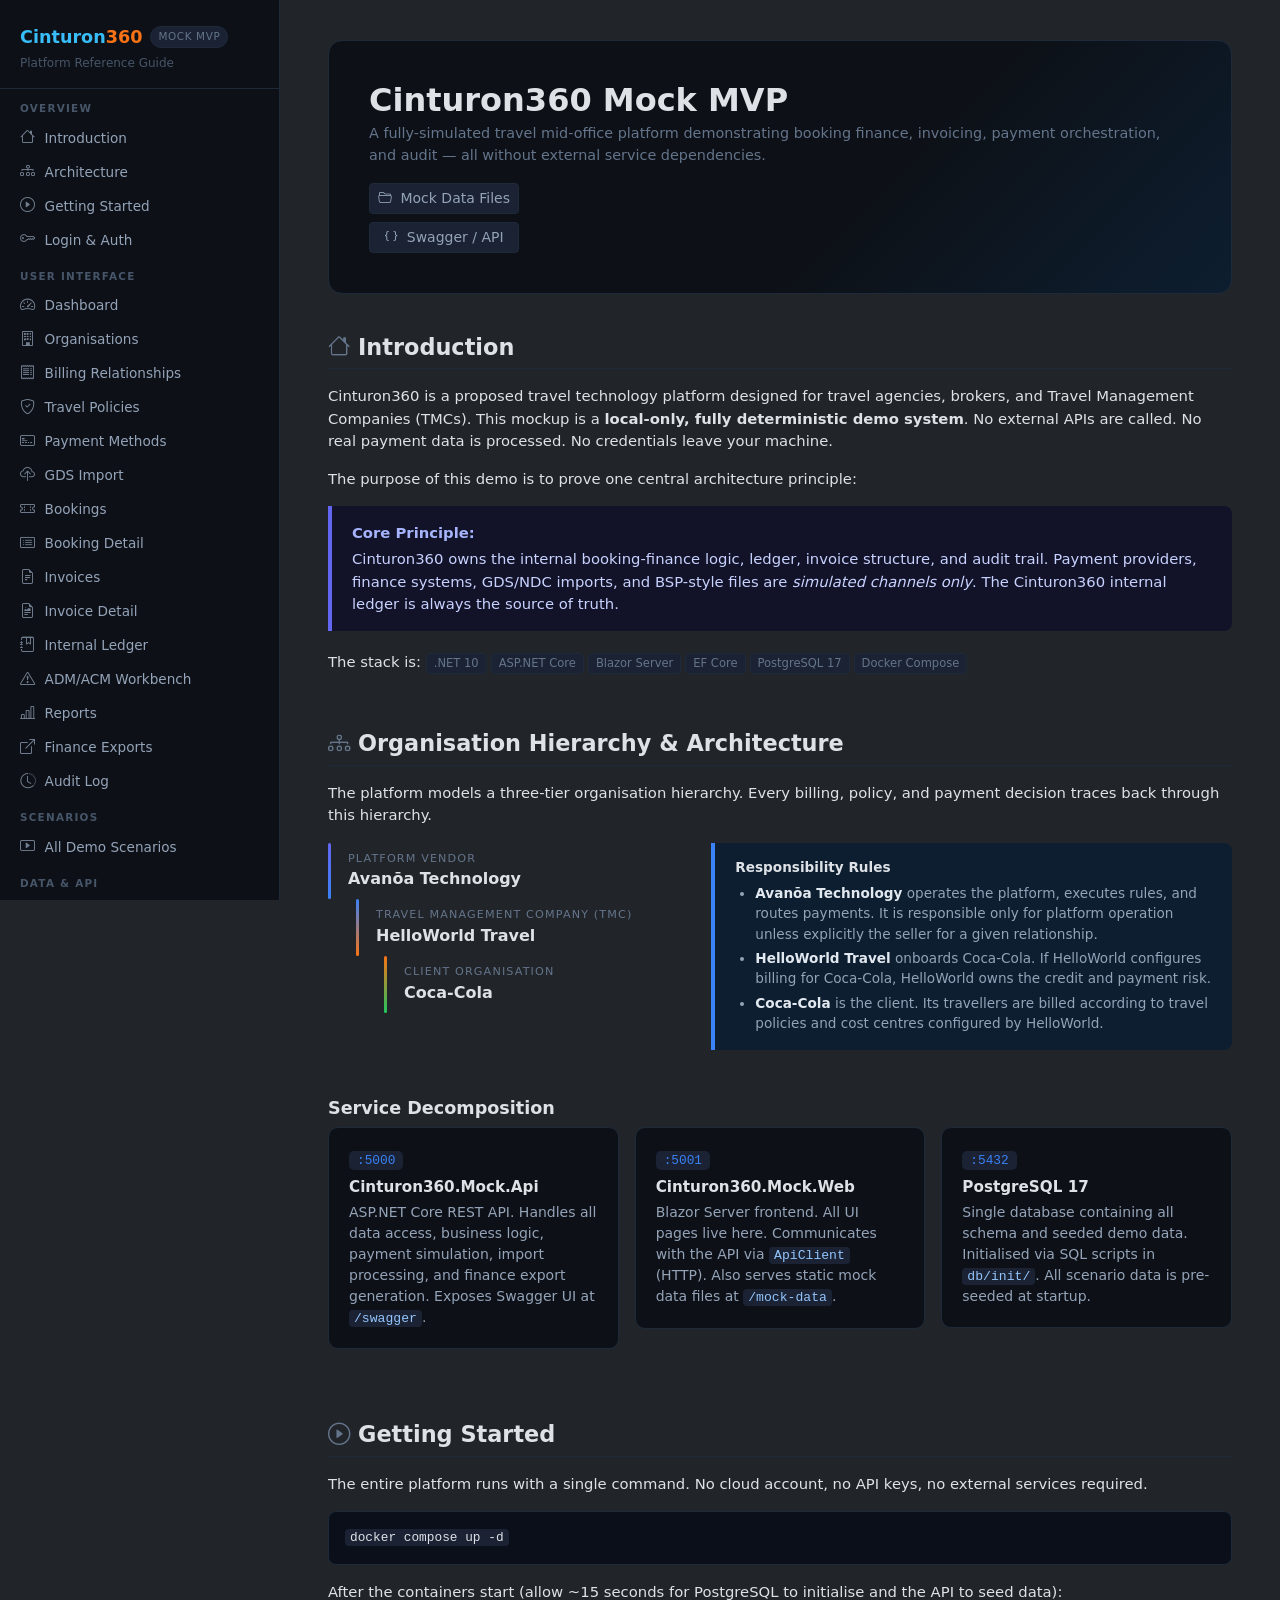
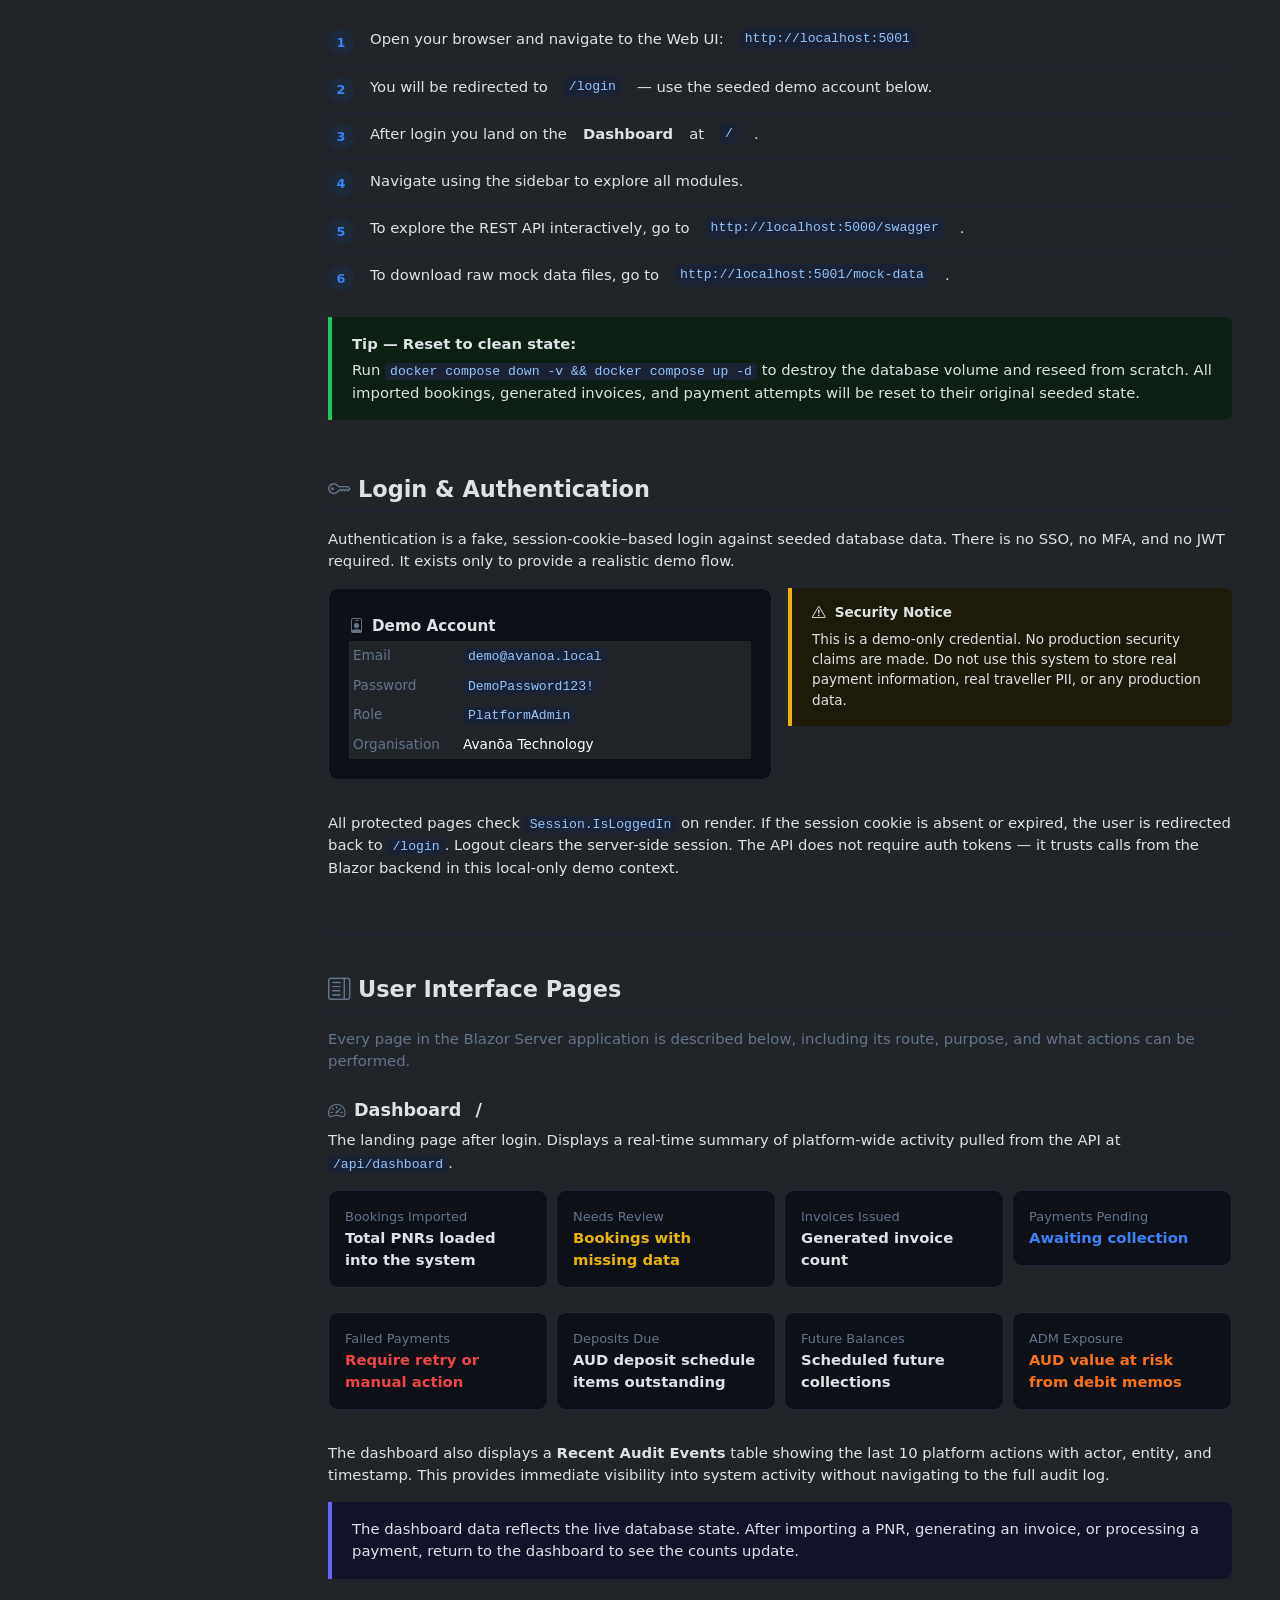
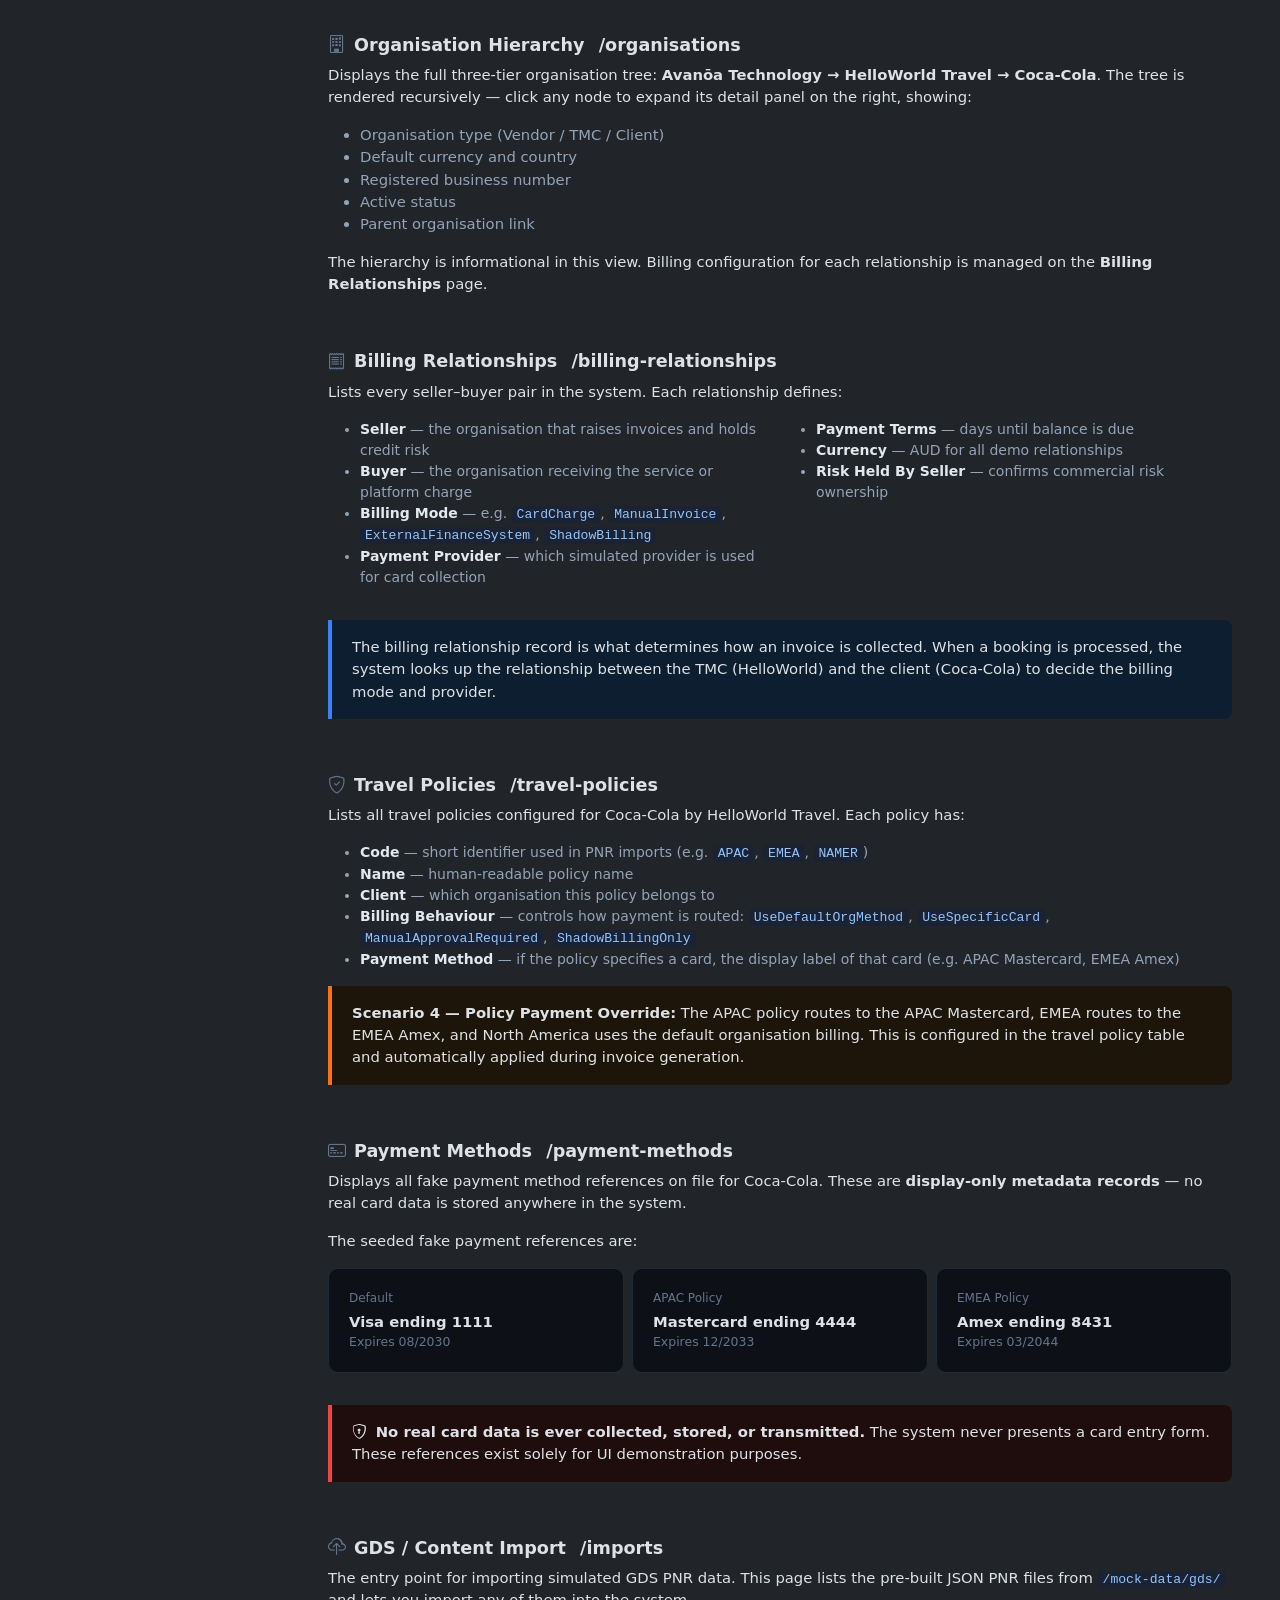
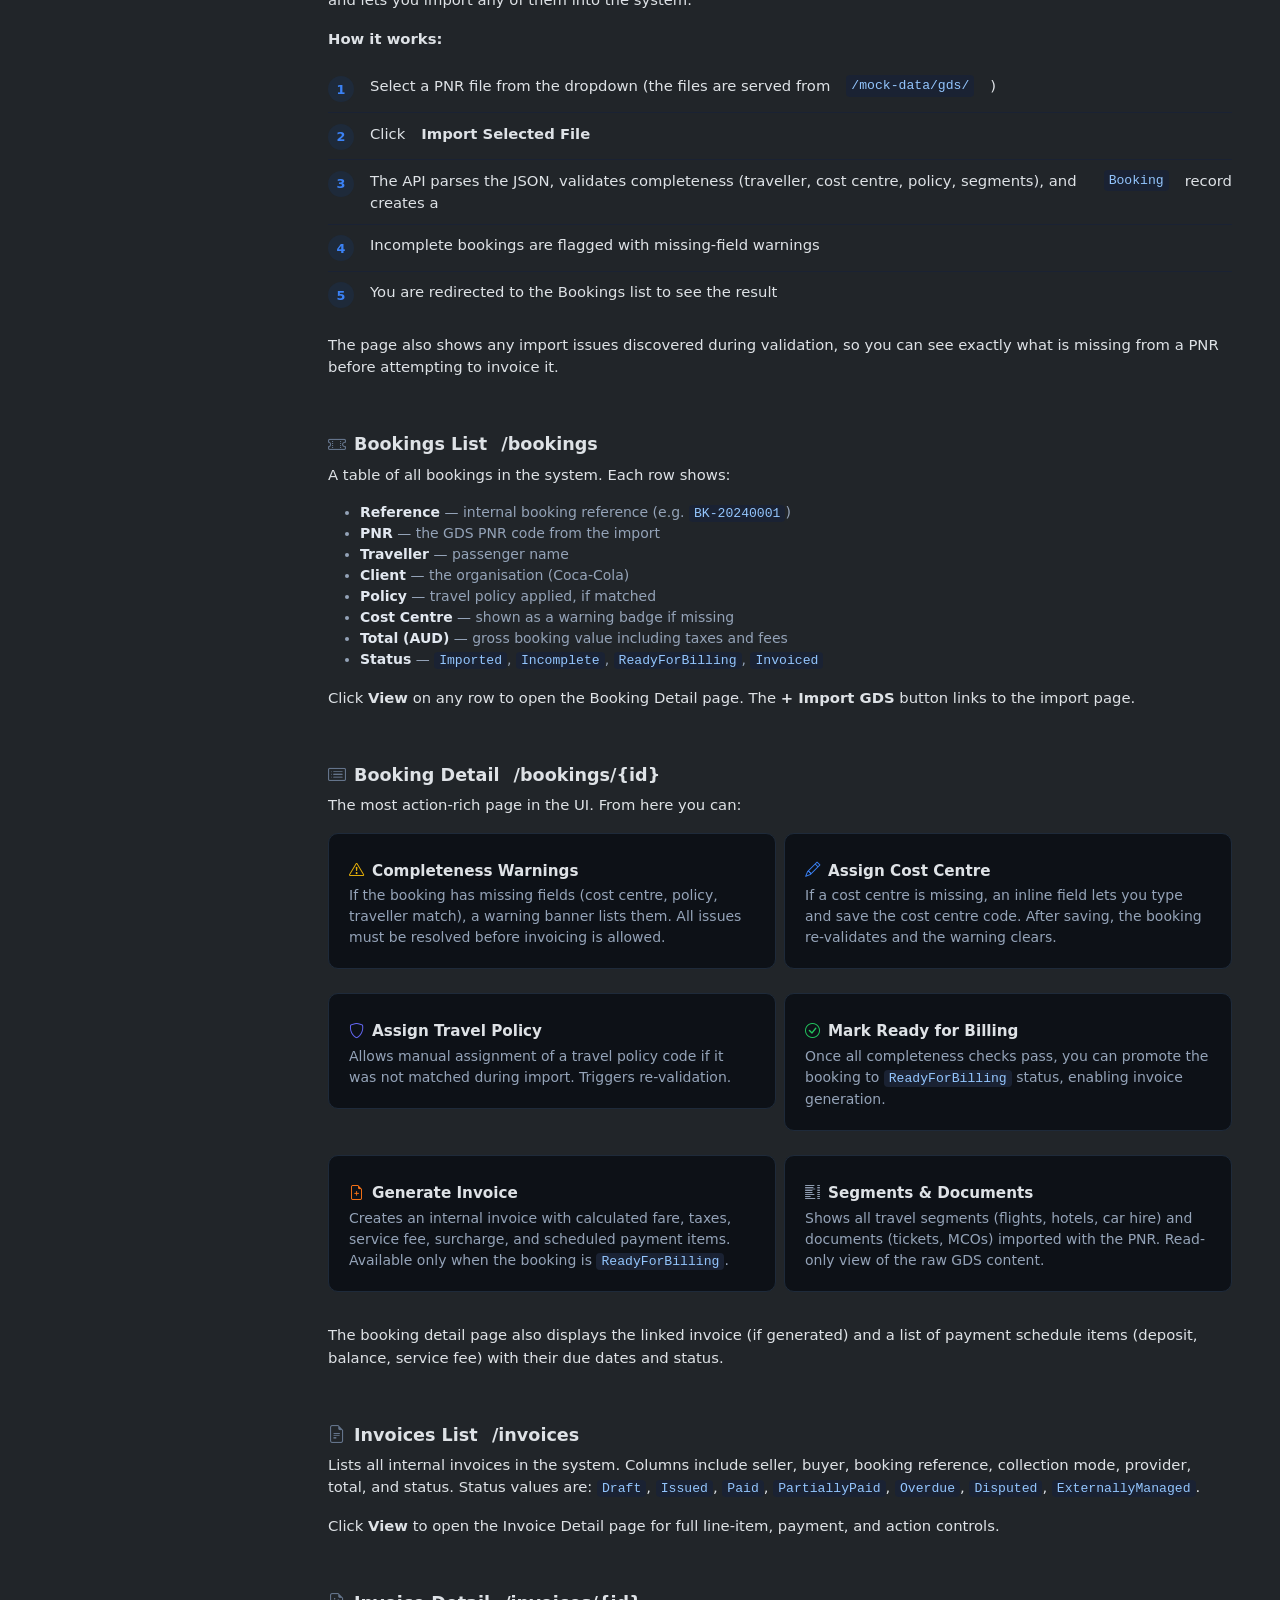
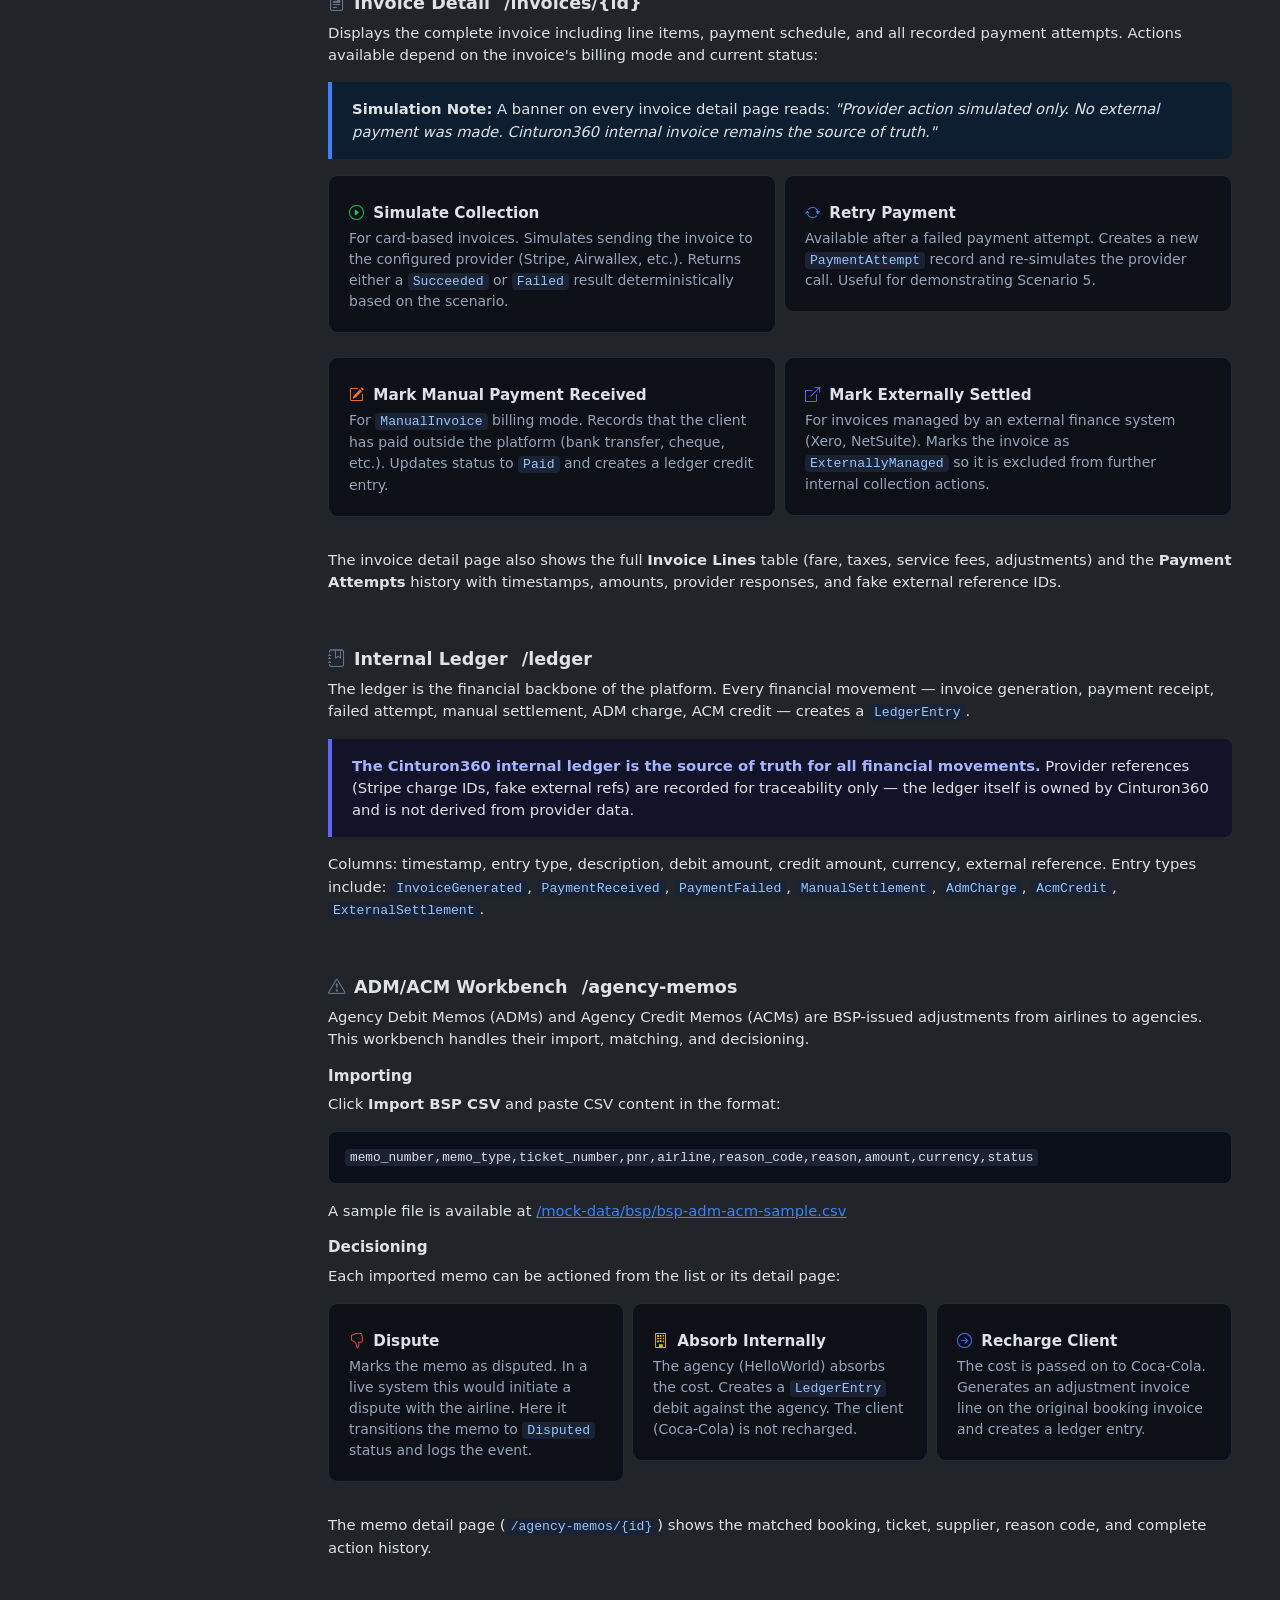
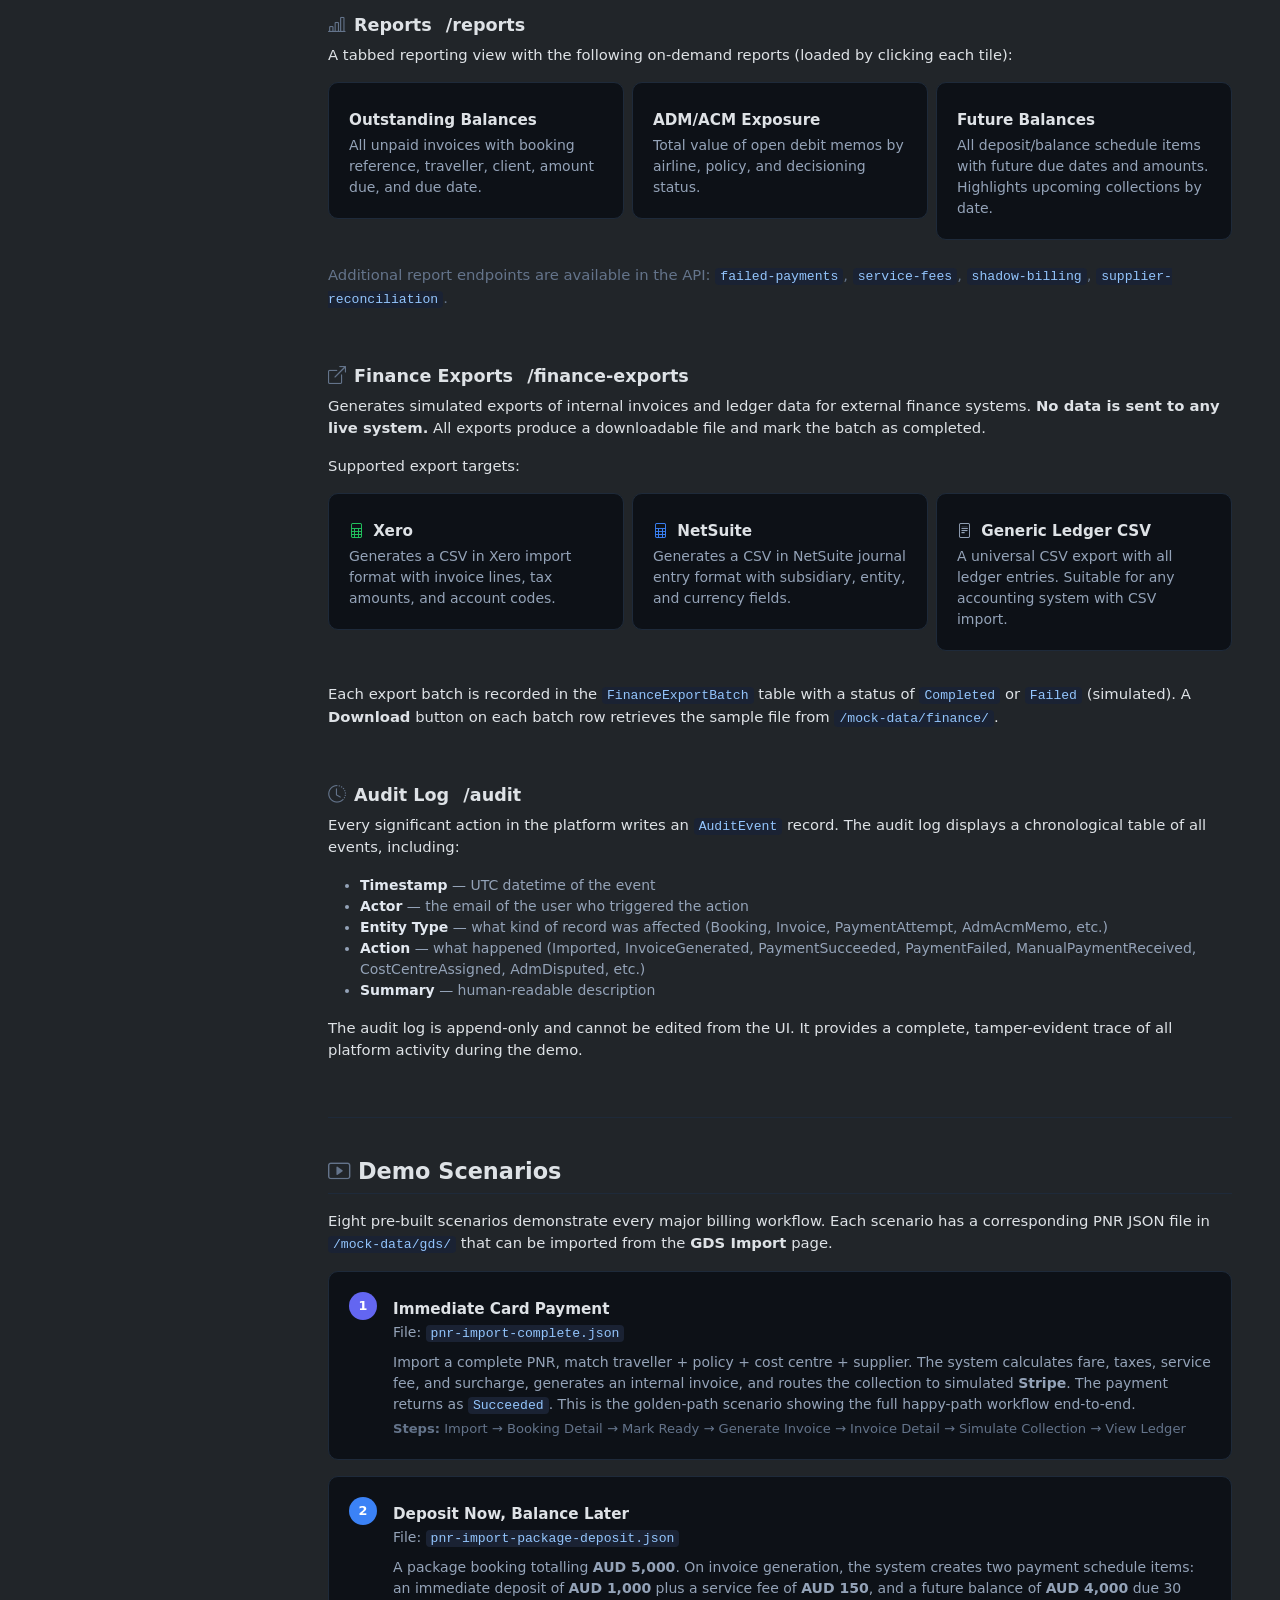
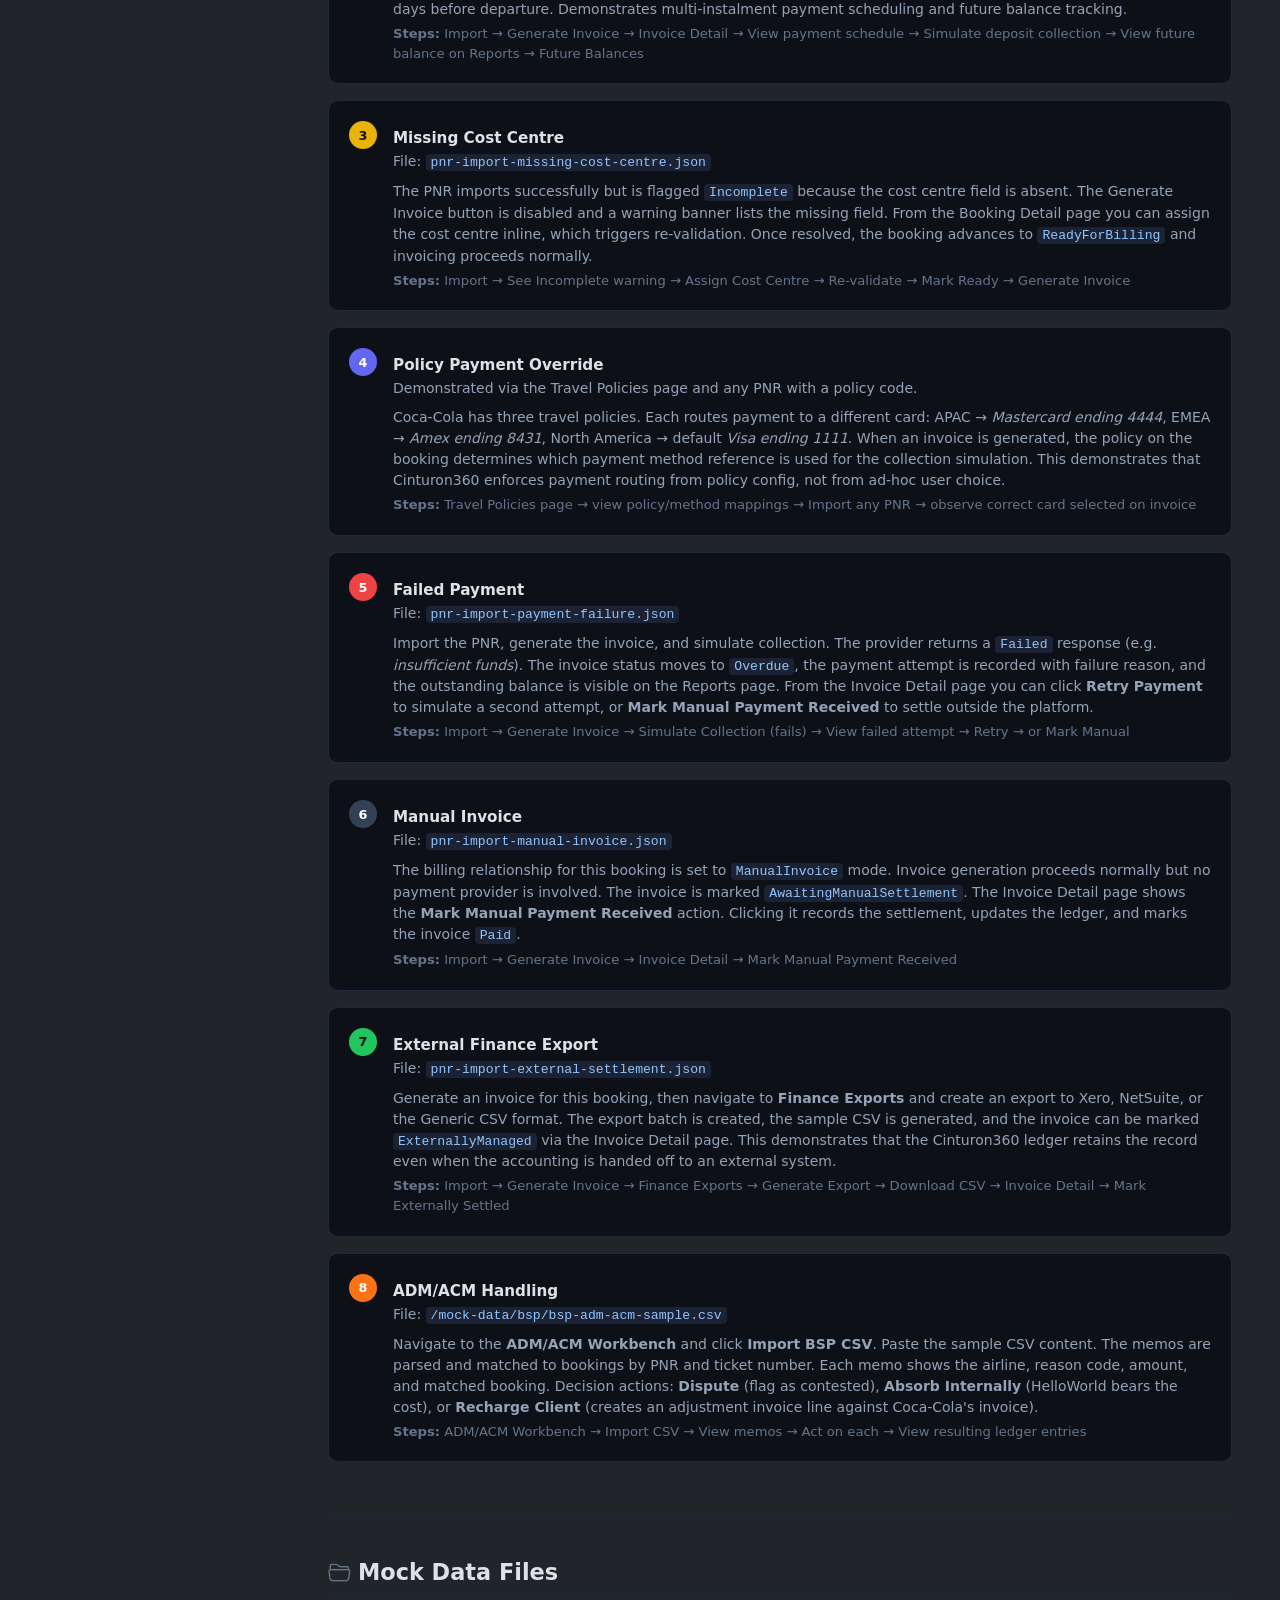
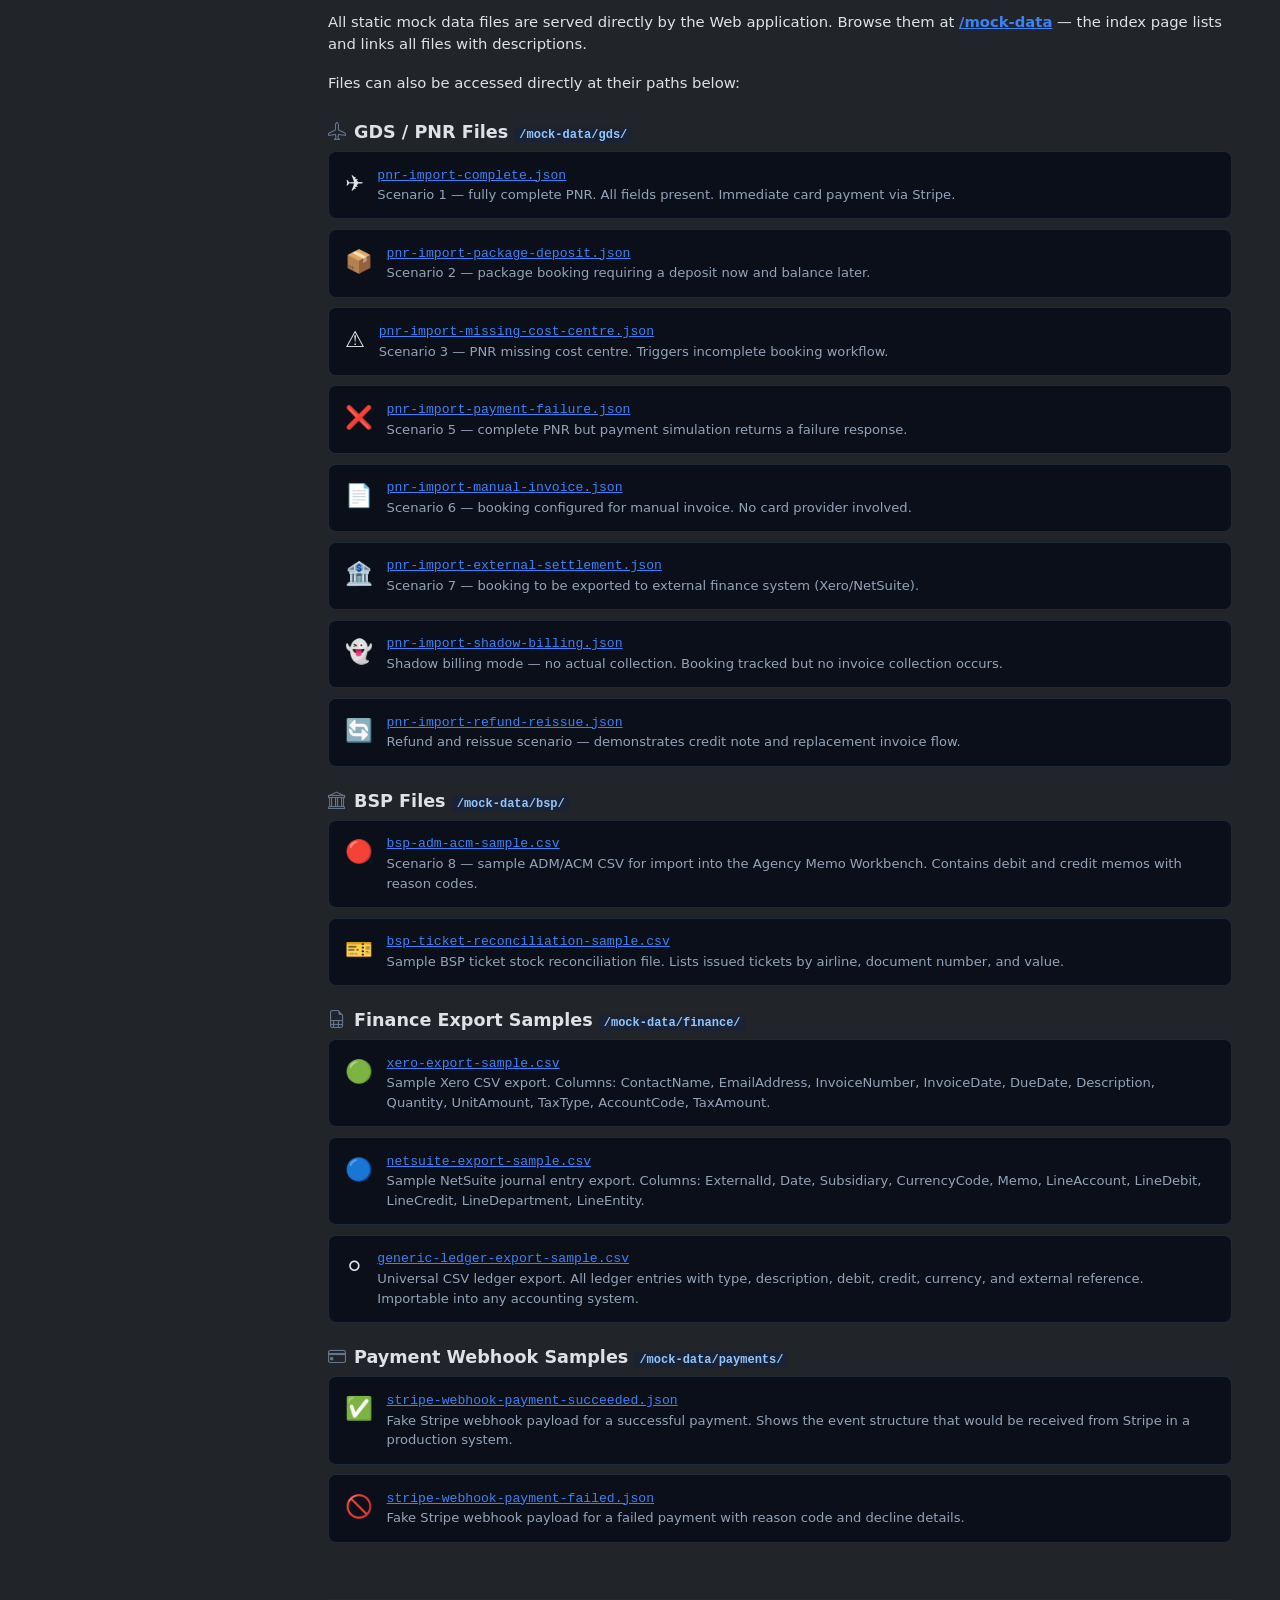
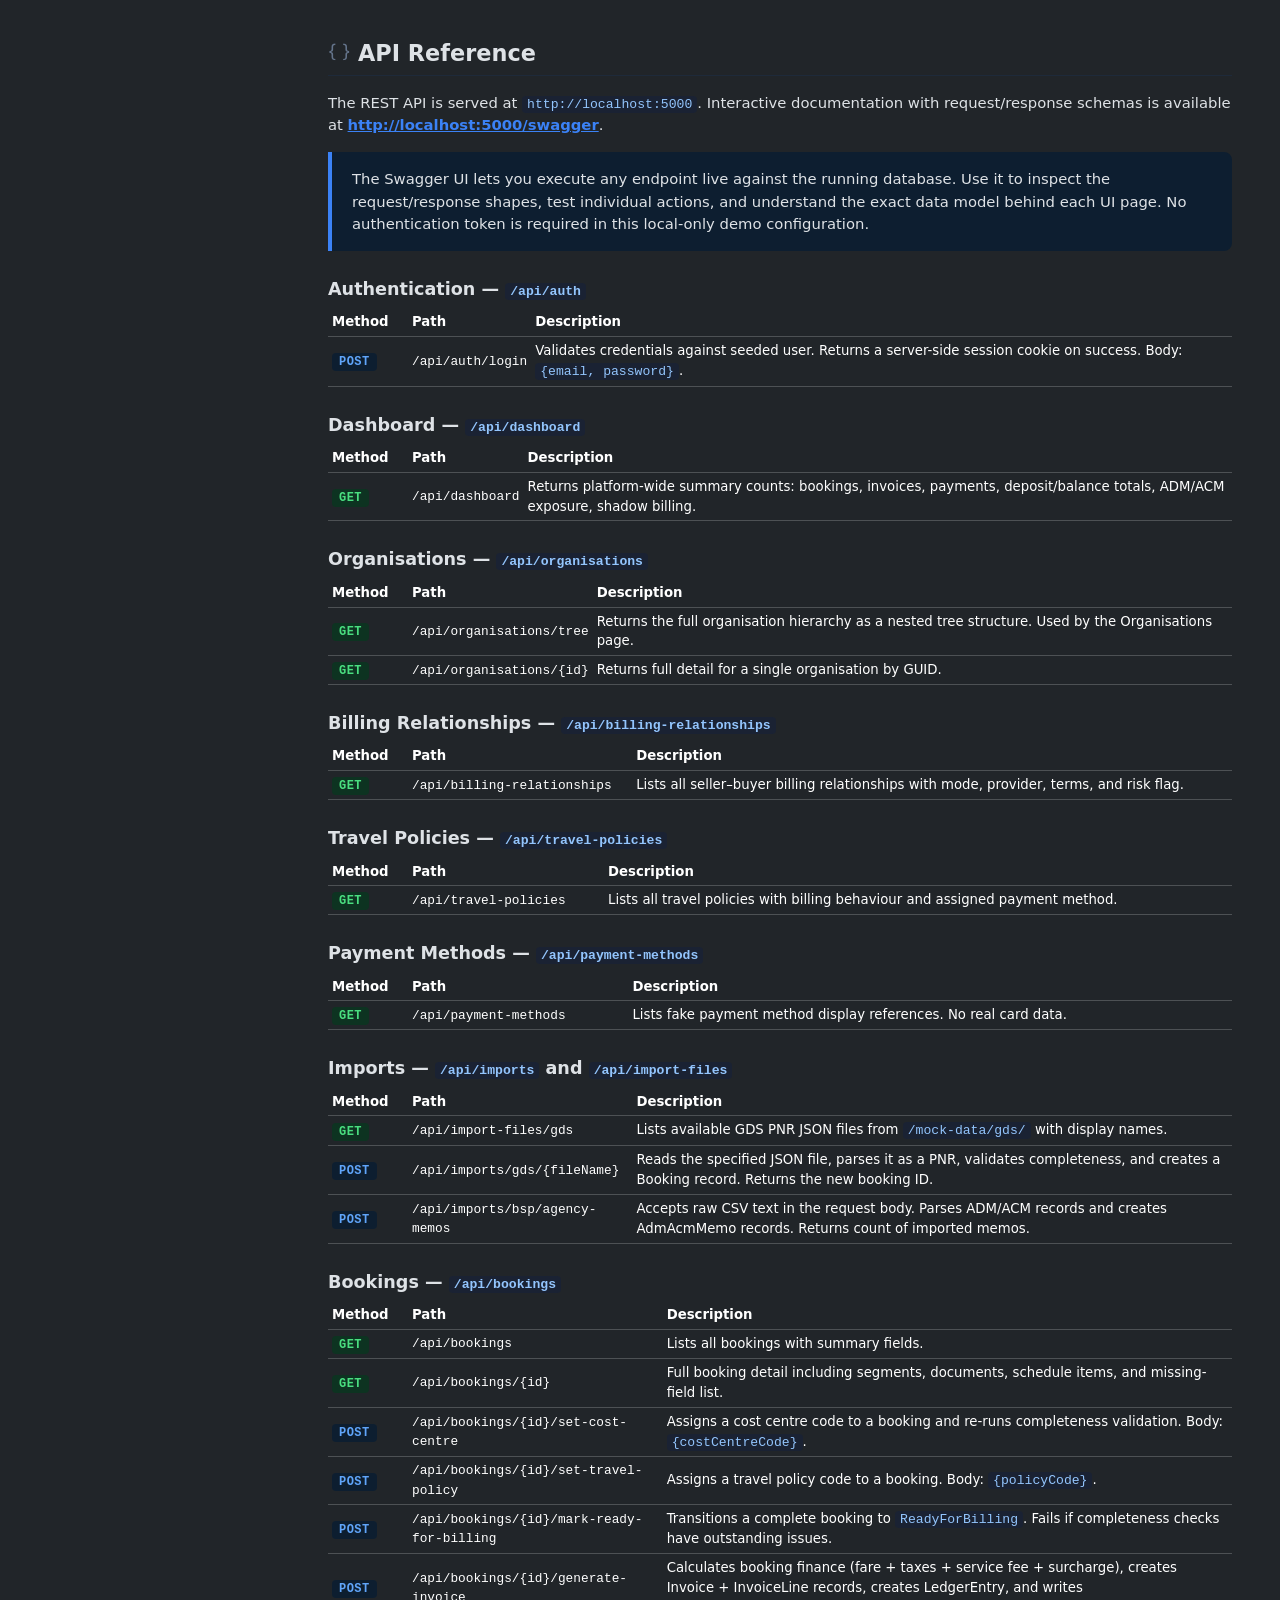
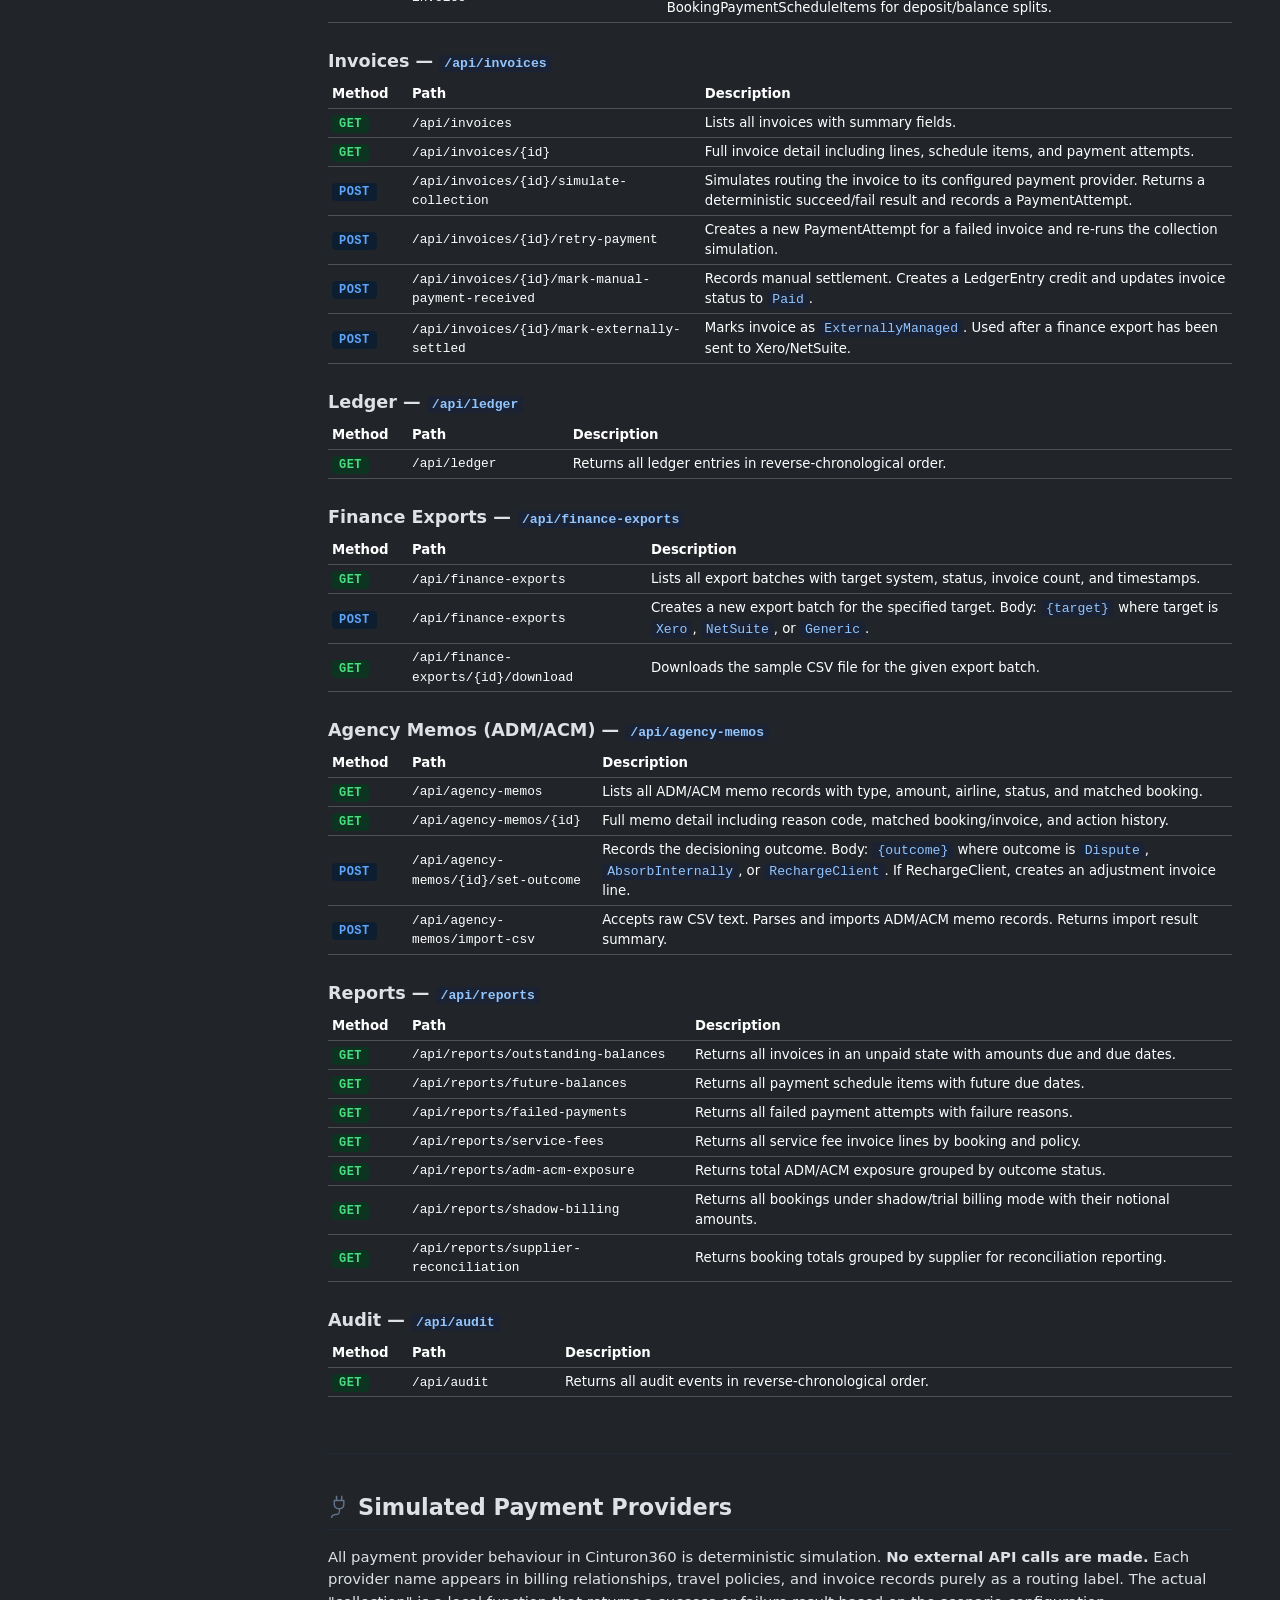
<file: src/Cinturon360.Mock.Web/wwwroot/readme/index.html>
<!doctype html>
<html lang="en" data-bs-theme="dark">
<head>
  <meta charset="utf-8">
  <meta name="viewport" content="width=device-width, initial-scale=1">
  <title>Cinturon360 — Platform Reference</title>
  <link rel="stylesheet" href="https://cdn.jsdelivr.net/npm/bootstrap@5.3.3/dist/css/bootstrap.min.css">
  <link rel="stylesheet" href="https://cdn.jsdelivr.net/npm/bootstrap-icons@1.11.3/font/bootstrap-icons.min.css">
  <style>
    :root {
      --c360-blue:    #3b82f6;
      --c360-indigo:  #6366f1;
      --c360-orange:  #f97316;
      --c360-green:   #22c55e;
      --c360-red:     #ef4444;
      --c360-yellow:  #eab308;
      --sidebar-w:    280px;
    }

    /* ── Layout ── */
    body { font-size: 0.925rem; }

    #sidebar {
      position: fixed;
      top: 0; left: 0; bottom: 0;
      width: var(--sidebar-w);
      overflow-y: auto;
      background: #0d1117;
      border-right: 1px solid #1e2a3a;
      z-index: 1000;
      padding: 0;
    }

    #sidebar .brand {
      padding: 1.5rem 1.25rem 1rem;
      border-bottom: 1px solid #1e2a3a;
    }

    #sidebar .brand .badge-env {
      font-size: 0.65rem;
      letter-spacing: 0.06em;
      background: #1a2233;
      color: #64748b;
      border: 1px solid #1e2a3a;
      padding: 2px 7px;
      border-radius: 99px;
    }

    #sidebar .nav-section {
      padding: 0.75rem 1.25rem 0.25rem;
      font-size: 0.65rem;
      letter-spacing: 0.12em;
      text-transform: uppercase;
      color: #475569;
      font-weight: 600;
    }

    #sidebar .nav-link {
      padding: 0.35rem 1.25rem;
      color: #94a3b8;
      font-size: 0.85rem;
      border-radius: 0;
      display: flex;
      align-items: center;
      gap: 0.6rem;
    }
    #sidebar .nav-link:hover,
    #sidebar .nav-link.active {
      color: #e2e8f0;
      background: #1e2a3a;
    }
    #sidebar .nav-link i { font-size: 0.95rem; opacity: 0.75; }

    #main {
      margin-left: var(--sidebar-w);
      padding: 2.5rem 3rem;
      max-width: 1100px;
    }

    @media (max-width: 768px) {
      #sidebar { display: none; }
      #main { margin-left: 0; padding: 1.5rem; }
    }

    /* ── Typography ── */
    h1 { font-size: 2rem; font-weight: 700; }
    h2 { font-size: 1.4rem; font-weight: 600; margin-top: 2.5rem; margin-bottom: 1rem; border-bottom: 1px solid #1e2a3a; padding-bottom: 0.5rem; }
    h3 { font-size: 1.1rem; font-weight: 600; margin-top: 1.75rem; }
    h4 { font-size: 0.95rem; font-weight: 600; }

    section { margin-bottom: 3.5rem; }

    /* ── Cards / Callouts ── */
    .callout {
      border-left: 4px solid var(--c360-blue);
      background: #0d1e30;
      border-radius: 0 8px 8px 0;
      padding: 1rem 1.25rem;
      margin-bottom: 1.25rem;
    }
    .callout.orange  { border-color: var(--c360-orange); background: #1e150a; }
    .callout.green   { border-color: var(--c360-green);  background: #0d1f12; }
    .callout.red     { border-color: var(--c360-red);    background: #1f0d0d; }
    .callout.yellow  { border-color: var(--c360-yellow); background: #1e1a0a; }
    .callout.indigo  { border-color: var(--c360-indigo); background: #121229; }
    .callout p:last-child { margin-bottom: 0; }

    /* ── Hierarchy tree ── */
    .org-tree {
      list-style: none;
      padding: 0;
      margin: 0;
    }
    .org-tree li {
      position: relative;
      padding: 0.5rem 0.75rem 0.5rem 1.25rem;
    }
    .org-tree li::before {
      content: "";
      position: absolute;
      left: 0;
      top: 0;
      bottom: 0;
      width: 3px;
      background: linear-gradient(180deg, var(--c360-indigo), var(--c360-blue));
      border-radius: 3px;
    }
    .org-tree .org-role {
      font-size: 0.7rem;
      text-transform: uppercase;
      letter-spacing: 0.1em;
      color: #64748b;
    }
    .org-tree .org-name { font-weight: 600; font-size: 1rem; }
    .org-tree .child { margin-left: 1.75rem; }
    .org-tree .child::before { background: linear-gradient(180deg, var(--c360-blue), var(--c360-orange)); }
    .org-tree .grandchild { margin-left: 3.5rem; }
    .org-tree .grandchild::before { background: linear-gradient(180deg, var(--c360-orange), var(--c360-green)); }

    /* ── Page cards ── */
    .page-card {
      background: #0d1117;
      border: 1px solid #1e2a3a;
      border-radius: 10px;
      padding: 1.25rem;
      margin-bottom: 1rem;
    }
    .page-card .route {
      font-family: monospace;
      font-size: 0.8rem;
      background: #1a2233;
      color: var(--c360-blue);
      border-radius: 5px;
      padding: 2px 8px;
    }
    .page-card h4 { margin: 0.5rem 0 0.35rem; }
    .page-card p  { margin: 0; color: #94a3b8; font-size: 0.875rem; }

    /* ── Scenario badges ── */
    .scenario-num {
      display: inline-flex;
      align-items: center;
      justify-content: center;
      width: 28px;
      height: 28px;
      border-radius: 50%;
      background: var(--c360-indigo);
      color: #fff;
      font-weight: 700;
      font-size: 0.8rem;
      flex-shrink: 0;
    }

    /* ── API table ── */
    .api-table { font-size: 0.83rem; }
    .api-table td { vertical-align: middle; }
    .method-badge {
      font-family: monospace;
      font-size: 0.75rem;
      padding: 2px 7px;
      border-radius: 4px;
      font-weight: 700;
      letter-spacing: 0.04em;
    }
    .method-get    { background: #0d3321; color: #4ade80; }
    .method-post   { background: #0d1e30; color: #60a5fa; }
    .endpoint-path { font-family: monospace; color: #e2e8f0; font-size: 0.8rem; }
    .endpoint-desc { color: #94a3b8; }

    /* ── Mock data cards ── */
    .file-card {
      background: #0a0f1a;
      border: 1px solid #1e2a3a;
      border-radius: 8px;
      padding: 0.85rem 1rem;
      margin-bottom: 0.6rem;
      display: flex;
      align-items: flex-start;
      gap: 0.85rem;
    }
    .file-card .file-icon { font-size: 1.4rem; margin-top: 1px; }
    .file-card .file-name { font-family: monospace; font-size: 0.82rem; color: var(--c360-blue); }
    .file-card .file-desc { font-size: 0.82rem; color: #94a3b8; margin: 0; }

    /* ── Provider pills ── */
    .provider-pill {
      display: inline-flex;
      align-items: center;
      gap: 0.4rem;
      background: #111827;
      border: 1px solid #1e2a3a;
      border-radius: 99px;
      padding: 4px 12px 4px 8px;
      font-size: 0.8rem;
      color: #cbd5e1;
      margin: 3px;
    }
    .provider-pill i { color: var(--c360-blue); }

    /* ── Top hero ── */
    .hero {
      background: linear-gradient(135deg, #0d1117 60%, #0d1e30);
      border: 1px solid #1e2a3a;
      border-radius: 14px;
      padding: 2.5rem;
      margin-bottom: 2.5rem;
    }
    .hero .subtitle { color: #64748b; font-size: 0.9rem; margin-top: 0.25rem; }

    /* ── Step list ── */
    .step-list {
      list-style: none;
      padding: 0;
      counter-reset: steps;
    }
    .step-list li {
      counter-increment: steps;
      display: flex;
      gap: 1rem;
      align-items: flex-start;
      padding: 0.6rem 0;
      border-bottom: 1px solid #1a2233;
    }
    .step-list li:last-child { border-bottom: none; }
    .step-list li::before {
      content: counter(steps);
      min-width: 26px;
      height: 26px;
      background: #1e2a3a;
      color: var(--c360-blue);
      font-weight: 700;
      font-size: 0.8rem;
      border-radius: 50%;
      display: flex;
      align-items: center;
      justify-content: center;
      flex-shrink: 0;
      margin-top: 1px;
    }

    /* ── Misc ── */
    code { background: #1a2233; padding: 1px 5px; border-radius: 4px; font-size: 0.82rem; color: #93c5fd; }
    pre  { background: #0a0f1a; border: 1px solid #1e2a3a; border-radius: 8px; padding: 1rem; font-size: 0.8rem; overflow-x: auto; }
    .text-muted { color: #64748b !important; }
    .divider { border-top: 1px solid #1e2a3a; margin: 2.5rem 0; }
    .tag {
      display: inline-block;
      background: #1a2233;
      border: 1px solid #1e2a3a;
      border-radius: 4px;
      padding: 1px 7px;
      font-size: 0.72rem;
      color: #64748b;
      margin-right: 4px;
    }
  </style>
</head>
<body>

<!-- ════════════ SIDEBAR ════════════ -->
<nav id="sidebar">
  <div class="brand">
    <div class="d-flex align-items-center gap-2 mb-1">
      <span style="font-weight:800;font-size:1.1rem;"><span style="color:#38bdf8;">Cinturon</span><span style="color:#f97316;">360</span></span>
      <span class="badge-env">MOCK MVP</span>
    </div>
    <div style="font-size:0.75rem;color:#475569;">Platform Reference Guide</div>
  </div>

  <div class="nav-section">Overview</div>
  <a class="nav-link" href="#overview"><i class="bi bi-house"></i> Introduction</a>
  <a class="nav-link" href="#architecture"><i class="bi bi-diagram-3"></i> Architecture</a>
  <a class="nav-link" href="#getting-started"><i class="bi bi-play-circle"></i> Getting Started</a>
  <a class="nav-link" href="#login"><i class="bi bi-key"></i> Login &amp; Auth</a>

  <div class="nav-section">User Interface</div>
  <a class="nav-link" href="#ui-dashboard"><i class="bi bi-speedometer2"></i> Dashboard</a>
  <a class="nav-link" href="#ui-organisations"><i class="bi bi-building"></i> Organisations</a>
  <a class="nav-link" href="#ui-billing"><i class="bi bi-receipt"></i> Billing Relationships</a>
  <a class="nav-link" href="#ui-policies"><i class="bi bi-shield-check"></i> Travel Policies</a>
  <a class="nav-link" href="#ui-payment-methods"><i class="bi bi-credit-card-2-front"></i> Payment Methods</a>
  <a class="nav-link" href="#ui-imports"><i class="bi bi-cloud-upload"></i> GDS Import</a>
  <a class="nav-link" href="#ui-bookings"><i class="bi bi-ticket-perforated"></i> Bookings</a>
  <a class="nav-link" href="#ui-booking-detail"><i class="bi bi-card-list"></i> Booking Detail</a>
  <a class="nav-link" href="#ui-invoices"><i class="bi bi-file-earmark-text"></i> Invoices</a>
  <a class="nav-link" href="#ui-invoice-detail"><i class="bi bi-file-earmark-richtext"></i> Invoice Detail</a>
  <a class="nav-link" href="#ui-ledger"><i class="bi bi-journal-bookmark"></i> Internal Ledger</a>
  <a class="nav-link" href="#ui-adm-acm"><i class="bi bi-exclamation-triangle"></i> ADM/ACM Workbench</a>
  <a class="nav-link" href="#ui-reports"><i class="bi bi-bar-chart-line"></i> Reports</a>
  <a class="nav-link" href="#ui-finance-exports"><i class="bi bi-box-arrow-up-right"></i> Finance Exports</a>
  <a class="nav-link" href="#ui-audit"><i class="bi bi-clock-history"></i> Audit Log</a>

  <div class="nav-section">Scenarios</div>
  <a class="nav-link" href="#scenarios"><i class="bi bi-play-btn"></i> All Demo Scenarios</a>

  <div class="nav-section">Data &amp; API</div>
  <a class="nav-link" href="#mock-data"><i class="bi bi-folder2-open"></i> Mock Data Files</a>
  <a class="nav-link" href="#api-reference"><i class="bi bi-braces"></i> API Reference</a>
  <a class="nav-link" href="#providers"><i class="bi bi-plug"></i> Payment Providers</a>
  <a class="nav-link" href="#architecture-principle"><i class="bi bi-lock"></i> Ownership Principle</a>
</nav>

<!-- ════════════ MAIN ════════════ -->
<main id="main">

  <!-- HERO -->
  <div class="hero">
    <div class="d-flex align-items-start justify-content-between gap-3 flex-wrap">
      <div>
        <h1 class="mb-1">Cinturon360 Mock MVP</h1>
        <p class="subtitle mb-0">A fully-simulated travel mid-office platform demonstrating booking finance, invoicing, payment orchestration, and audit — all without external service dependencies.</p>
      </div>
      <div class="d-flex flex-column gap-2 text-end" style="flex-shrink:0;">
        <a href="/mock-data" class="btn btn-sm" style="background:#1a2233;border:1px solid #1e2a3a;color:#94a3b8;">
          <i class="bi bi-folder2-open me-1"></i> Mock Data Files
        </a>
        <a href="/swagger" class="btn btn-sm" style="background:#1a2233;border:1px solid #1e2a3a;color:#94a3b8;">
          <i class="bi bi-braces me-1"></i> Swagger / API
        </a>
      </div>
    </div>
  </div>

  <!-- ═══ OVERVIEW ═══ -->
  <section id="overview">
    <h2><i class="bi bi-house me-2 text-muted"></i>Introduction</h2>
    <p>
      Cinturon360 is a proposed travel technology platform designed for travel agencies, brokers, and Travel Management Companies (TMCs).
      This mockup is a <strong>local-only, fully deterministic demo system</strong>. No external APIs are called. No real payment data is processed. No credentials leave your machine.
    </p>
    <p>
      The purpose of this demo is to prove one central architecture principle:
    </p>
    <div class="callout indigo">
      <strong style="color:#a5b4fc;">Core Principle:</strong>
      <p class="mt-1 mb-0" style="color:#c7d2fe;">
        Cinturon360 owns the internal booking-finance logic, ledger, invoice structure, and audit trail.
        Payment providers, finance systems, GDS/NDC imports, and BSP-style files are <em>simulated channels only</em>.
        The Cinturon360 internal ledger is always the source of truth.
      </p>
    </div>
    <p>The stack is: <span class="tag">.NET 10</span><span class="tag">ASP.NET Core</span><span class="tag">Blazor Server</span><span class="tag">EF Core</span><span class="tag">PostgreSQL 17</span><span class="tag">Docker Compose</span></p>
  </section>

  <!-- ═══ ARCHITECTURE ═══ -->
  <section id="architecture">
    <h2><i class="bi bi-diagram-3 me-2 text-muted"></i>Organisation Hierarchy &amp; Architecture</h2>

    <p>The platform models a three-tier organisation hierarchy. Every billing, policy, and payment decision traces back through this hierarchy.</p>

    <div class="row g-3 mb-3">
      <div class="col-md-5">
        <ul class="org-tree">
          <li>
            <div class="org-role">Platform Vendor</div>
            <div class="org-name">Avanōa Technology</div>
          </li>
          <li class="child">
            <div class="org-role">Travel Management Company (TMC)</div>
            <div class="org-name">HelloWorld Travel</div>
          </li>
          <li class="grandchild">
            <div class="org-role">Client Organisation</div>
            <div class="org-name">Coca-Cola</div>
          </li>
        </ul>
      </div>
      <div class="col-md-7">
        <div class="callout">
          <h4 class="mb-2" style="font-size:0.85rem;">Responsibility Rules</h4>
          <ul class="mb-0" style="padding-left:1.25rem;color:#94a3b8;font-size:0.85rem;">
            <li><strong style="color:#e2e8f0;">Avanōa Technology</strong> operates the platform, executes rules, and routes payments. It is responsible only for platform operation unless explicitly the seller for a given relationship.</li>
            <li class="mt-1"><strong style="color:#e2e8f0;">HelloWorld Travel</strong> onboards Coca-Cola. If HelloWorld configures billing for Coca-Cola, HelloWorld owns the credit and payment risk.</li>
            <li class="mt-1"><strong style="color:#e2e8f0;">Coca-Cola</strong> is the client. Its travellers are billed according to travel policies and cost centres configured by HelloWorld.</li>
          </ul>
        </div>
      </div>
    </div>

    <h3>Service Decomposition</h3>
    <div class="row g-3">
      <div class="col-md-4">
        <div class="page-card">
          <span class="route">:5000</span>
          <h4>Cinturon360.Mock.Api</h4>
          <p>ASP.NET Core REST API. Handles all data access, business logic, payment simulation, import processing, and finance export generation. Exposes Swagger UI at <code>/swagger</code>.</p>
        </div>
      </div>
      <div class="col-md-4">
        <div class="page-card">
          <span class="route">:5001</span>
          <h4>Cinturon360.Mock.Web</h4>
          <p>Blazor Server frontend. All UI pages live here. Communicates with the API via <code>ApiClient</code> (HTTP). Also serves static mock data files at <code>/mock-data</code>.</p>
        </div>
      </div>
      <div class="col-md-4">
        <div class="page-card">
          <span class="route">:5432</span>
          <h4>PostgreSQL 17</h4>
          <p>Single database containing all schema and seeded demo data. Initialised via SQL scripts in <code>db/init/</code>. All scenario data is pre-seeded at startup.</p>
        </div>
      </div>
    </div>
  </section>

  <!-- ═══ GETTING STARTED ═══ -->
  <section id="getting-started">
    <h2><i class="bi bi-play-circle me-2 text-muted"></i>Getting Started</h2>

    <p>The entire platform runs with a single command. No cloud account, no API keys, no external services required.</p>

    <pre><code>docker compose up -d</code></pre>

    <p>After the containers start (allow ~15 seconds for PostgreSQL to initialise and the API to seed data):</p>

    <ol class="step-list">
      <li>Open your browser and navigate to the Web UI: <code>http://localhost:5001</code></li>
      <li>You will be redirected to <code>/login</code> — use the seeded demo account below.</li>
      <li>After login you land on the <strong>Dashboard</strong> at <code>/</code>.</li>
      <li>Navigate using the sidebar to explore all modules.</li>
      <li>To explore the REST API interactively, go to <code>http://localhost:5000/swagger</code>.</li>
      <li>To download raw mock data files, go to <code>http://localhost:5001/mock-data</code>.</li>
    </ol>

    <div class="callout green mt-3">
      <strong>Tip — Reset to clean state:</strong>
      <p class="mt-1 mb-0">Run <code>docker compose down -v &amp;&amp; docker compose up -d</code> to destroy the database volume and reseed from scratch. All imported bookings, generated invoices, and payment attempts will be reset to their original seeded state.</p>
    </div>
  </section>

  <!-- ═══ LOGIN ═══ -->
  <section id="login">
    <h2><i class="bi bi-key me-2 text-muted"></i>Login &amp; Authentication</h2>
    <p>Authentication is a fake, session-cookie–based login against seeded database data. There is no SSO, no MFA, and no JWT required. It exists only to provide a realistic demo flow.</p>

    <div class="row g-3">
      <div class="col-md-6">
        <div class="page-card">
          <h4><i class="bi bi-person-badge me-2 text-muted"></i>Demo Account</h4>
          <table class="table table-sm table-borderless mb-0" style="font-size:0.85rem;">
            <tbody>
              <tr><td class="text-muted pe-3" style="width:110px;">Email</td><td><code>demo@avanoa.local</code></td></tr>
              <tr><td class="text-muted">Password</td><td><code>DemoPassword123!</code></td></tr>
              <tr><td class="text-muted">Role</td><td><code>PlatformAdmin</code></td></tr>
              <tr><td class="text-muted">Organisation</td><td>Avanōa Technology</td></tr>
            </tbody>
          </table>
        </div>
      </div>
      <div class="col-md-6">
        <div class="callout yellow">
          <h4 class="mb-2" style="font-size:0.85rem;"><i class="bi bi-exclamation-triangle me-1"></i> Security Notice</h4>
          <p class="mb-0" style="font-size:0.85rem;">This is a demo-only credential. No production security claims are made. Do not use this system to store real payment information, real traveller PII, or any production data.</p>
        </div>
      </div>
    </div>

    <p class="mt-3">All protected pages check <code>Session.IsLoggedIn</code> on render. If the session cookie is absent or expired, the user is redirected back to <code>/login</code>. Logout clears the server-side session. The API does not require auth tokens — it trusts calls from the Blazor backend in this local-only demo context.</p>
  </section>

  <div class="divider"></div>

  <!-- ═══ UI PAGES ═══ -->
  <h2 style="margin-top:0;"><i class="bi bi-layout-text-sidebar me-2 text-muted"></i>User Interface Pages</h2>
  <p class="text-muted">Every page in the Blazor Server application is described below, including its route, purpose, and what actions can be performed.</p>

  <!-- Dashboard -->
  <section id="ui-dashboard">
    <h3><i class="bi bi-speedometer2 me-2 text-muted"></i>Dashboard <span class="route ms-2">/</span></h3>
    <p>
      The landing page after login. Displays a real-time summary of platform-wide activity pulled from the API at <code>/api/dashboard</code>.
    </p>
    <div class="row g-2 mb-3">
      <div class="col-sm-6 col-lg-3"><div class="page-card p-3"><small class="text-muted d-block">Bookings Imported</small><strong>Total PNRs loaded into the system</strong></div></div>
      <div class="col-sm-6 col-lg-3"><div class="page-card p-3"><small class="text-muted d-block">Needs Review</small><strong style="color:#eab308;">Bookings with missing data</strong></div></div>
      <div class="col-sm-6 col-lg-3"><div class="page-card p-3"><small class="text-muted d-block">Invoices Issued</small><strong>Generated invoice count</strong></div></div>
      <div class="col-sm-6 col-lg-3"><div class="page-card p-3"><small class="text-muted d-block">Payments Pending</small><strong style="color:#3b82f6;">Awaiting collection</strong></div></div>
      <div class="col-sm-6 col-lg-3"><div class="page-card p-3"><small class="text-muted d-block">Failed Payments</small><strong style="color:#ef4444;">Require retry or manual action</strong></div></div>
      <div class="col-sm-6 col-lg-3"><div class="page-card p-3"><small class="text-muted d-block">Deposits Due</small><strong>AUD deposit schedule items outstanding</strong></div></div>
      <div class="col-sm-6 col-lg-3"><div class="page-card p-3"><small class="text-muted d-block">Future Balances</small><strong>Scheduled future collections</strong></div></div>
      <div class="col-sm-6 col-lg-3"><div class="page-card p-3"><small class="text-muted d-block">ADM Exposure</small><strong style="color:#f97316;">AUD value at risk from debit memos</strong></div></div>
    </div>
    <p>
      The dashboard also displays a <strong>Recent Audit Events</strong> table showing the last 10 platform actions with actor, entity, and timestamp. This provides immediate visibility into system activity without navigating to the full audit log.
    </p>
    <div class="callout indigo">
      The dashboard data reflects the live database state. After importing a PNR, generating an invoice, or processing a payment, return to the dashboard to see the counts update.
    </div>
  </section>

  <!-- Organisations -->
  <section id="ui-organisations">
    <h3><i class="bi bi-building me-2 text-muted"></i>Organisation Hierarchy <span class="route ms-2">/organisations</span></h3>
    <p>
      Displays the full three-tier organisation tree: <strong>Avanōa Technology → HelloWorld Travel → Coca-Cola</strong>.
      The tree is rendered recursively — click any node to expand its detail panel on the right, showing:
    </p>
    <ul style="color:#94a3b8;">
      <li>Organisation type (Vendor / TMC / Client)</li>
      <li>Default currency and country</li>
      <li>Registered business number</li>
      <li>Active status</li>
      <li>Parent organisation link</li>
    </ul>
    <p>The hierarchy is informational in this view. Billing configuration for each relationship is managed on the <strong>Billing Relationships</strong> page.</p>
  </section>

  <!-- Billing Relationships -->
  <section id="ui-billing">
    <h3><i class="bi bi-receipt me-2 text-muted"></i>Billing Relationships <span class="route ms-2">/billing-relationships</span></h3>
    <p>
      Lists every seller–buyer pair in the system. Each relationship defines:
    </p>
    <div class="row g-2 mb-3">
      <div class="col-md-6">
        <ul style="color:#94a3b8;font-size:0.875rem;">
          <li><strong style="color:#e2e8f0;">Seller</strong> — the organisation that raises invoices and holds credit risk</li>
          <li><strong style="color:#e2e8f0;">Buyer</strong> — the organisation receiving the service or platform charge</li>
          <li><strong style="color:#e2e8f0;">Billing Mode</strong> — e.g. <code>CardCharge</code>, <code>ManualInvoice</code>, <code>ExternalFinanceSystem</code>, <code>ShadowBilling</code></li>
          <li><strong style="color:#e2e8f0;">Payment Provider</strong> — which simulated provider is used for card collection</li>
        </ul>
      </div>
      <div class="col-md-6">
        <ul style="color:#94a3b8;font-size:0.875rem;">
          <li><strong style="color:#e2e8f0;">Payment Terms</strong> — days until balance is due</li>
          <li><strong style="color:#e2e8f0;">Currency</strong> — AUD for all demo relationships</li>
          <li><strong style="color:#e2e8f0;">Risk Held By Seller</strong> — confirms commercial risk ownership</li>
        </ul>
      </div>
    </div>
    <div class="callout">
      The billing relationship record is what determines how an invoice is collected. When a booking is processed, the system looks up the relationship between the TMC (HelloWorld) and the client (Coca-Cola) to decide the billing mode and provider.
    </div>
  </section>

  <!-- Travel Policies -->
  <section id="ui-policies">
    <h3><i class="bi bi-shield-check me-2 text-muted"></i>Travel Policies <span class="route ms-2">/travel-policies</span></h3>
    <p>
      Lists all travel policies configured for Coca-Cola by HelloWorld Travel. Each policy has:
    </p>
    <ul style="color:#94a3b8;font-size:0.875rem;">
      <li><strong style="color:#e2e8f0;">Code</strong> — short identifier used in PNR imports (e.g. <code>APAC</code>, <code>EMEA</code>, <code>NAMER</code>)</li>
      <li><strong style="color:#e2e8f0;">Name</strong> — human-readable policy name</li>
      <li><strong style="color:#e2e8f0;">Client</strong> — which organisation this policy belongs to</li>
      <li><strong style="color:#e2e8f0;">Billing Behaviour</strong> — controls how payment is routed: <code>UseDefaultOrgMethod</code>, <code>UseSpecificCard</code>, <code>ManualApprovalRequired</code>, <code>ShadowBillingOnly</code></li>
      <li><strong style="color:#e2e8f0;">Payment Method</strong> — if the policy specifies a card, the display label of that card (e.g. APAC Mastercard, EMEA Amex)</li>
    </ul>
    <div class="callout orange">
      <strong>Scenario 4 — Policy Payment Override:</strong> The APAC policy routes to the APAC Mastercard, EMEA routes to the EMEA Amex, and North America uses the default organisation billing. This is configured in the travel policy table and automatically applied during invoice generation.
    </div>
  </section>

  <!-- Payment Methods -->
  <section id="ui-payment-methods">
    <h3><i class="bi bi-credit-card-2-front me-2 text-muted"></i>Payment Methods <span class="route ms-2">/payment-methods</span></h3>
    <p>
      Displays all fake payment method references on file for Coca-Cola. These are <strong>display-only metadata records</strong> — no real card data is stored anywhere in the system.
    </p>
    <p>The seeded fake payment references are:</p>
    <div class="row g-2 mb-3">
      <div class="col-md-4"><div class="page-card"><div class="text-muted mb-1" style="font-size:0.75rem;">Default</div><strong>Visa ending 1111</strong><div class="text-muted" style="font-size:0.78rem;">Expires 08/2030</div></div></div>
      <div class="col-md-4"><div class="page-card"><div class="text-muted mb-1" style="font-size:0.75rem;">APAC Policy</div><strong>Mastercard ending 4444</strong><div class="text-muted" style="font-size:0.78rem;">Expires 12/2033</div></div></div>
      <div class="col-md-4"><div class="page-card"><div class="text-muted mb-1" style="font-size:0.75rem;">EMEA Policy</div><strong>Amex ending 8431</strong><div class="text-muted" style="font-size:0.78rem;">Expires 03/2044</div></div></div>
    </div>
    <div class="callout red">
      <i class="bi bi-shield-lock me-1"></i> <strong>No real card data is ever collected, stored, or transmitted.</strong> The system never presents a card entry form. These references exist solely for UI demonstration purposes.
    </div>
  </section>

  <!-- GDS Import -->
  <section id="ui-imports">
    <h3><i class="bi bi-cloud-upload me-2 text-muted"></i>GDS / Content Import <span class="route ms-2">/imports</span></h3>
    <p>
      The entry point for importing simulated GDS PNR data. This page lists the pre-built JSON PNR files from <code>/mock-data/gds/</code> and lets you import any of them into the system.
    </p>
    <p><strong>How it works:</strong></p>
    <ol class="step-list">
      <li>Select a PNR file from the dropdown (the files are served from <code>/mock-data/gds/</code>)</li>
      <li>Click <strong>Import Selected File</strong></li>
      <li>The API parses the JSON, validates completeness (traveller, cost centre, policy, segments), and creates a <code>Booking</code> record</li>
      <li>Incomplete bookings are flagged with missing-field warnings</li>
      <li>You are redirected to the Bookings list to see the result</li>
    </ol>
    <p>The page also shows any import issues discovered during validation, so you can see exactly what is missing from a PNR before attempting to invoice it.</p>
  </section>

  <!-- Bookings -->
  <section id="ui-bookings">
    <h3><i class="bi bi-ticket-perforated me-2 text-muted"></i>Bookings List <span class="route ms-2">/bookings</span></h3>
    <p>
      A table of all bookings in the system. Each row shows:
    </p>
    <ul style="color:#94a3b8;font-size:0.875rem;">
      <li><strong style="color:#e2e8f0;">Reference</strong> — internal booking reference (e.g. <code>BK-20240001</code>)</li>
      <li><strong style="color:#e2e8f0;">PNR</strong> — the GDS PNR code from the import</li>
      <li><strong style="color:#e2e8f0;">Traveller</strong> — passenger name</li>
      <li><strong style="color:#e2e8f0;">Client</strong> — the organisation (Coca-Cola)</li>
      <li><strong style="color:#e2e8f0;">Policy</strong> — travel policy applied, if matched</li>
      <li><strong style="color:#e2e8f0;">Cost Centre</strong> — shown as a warning badge if missing</li>
      <li><strong style="color:#e2e8f0;">Total (AUD)</strong> — gross booking value including taxes and fees</li>
      <li><strong style="color:#e2e8f0;">Status</strong> — <code>Imported</code>, <code>Incomplete</code>, <code>ReadyForBilling</code>, <code>Invoiced</code></li>
    </ul>
    <p>Click <strong>View</strong> on any row to open the Booking Detail page. The <strong>+ Import GDS</strong> button links to the import page.</p>
  </section>

  <!-- Booking Detail -->
  <section id="ui-booking-detail">
    <h3><i class="bi bi-card-list me-2 text-muted"></i>Booking Detail <span class="route ms-2">/bookings/{id}</span></h3>
    <p>The most action-rich page in the UI. From here you can:</p>
    <div class="row g-2 mb-3">
      <div class="col-md-6">
        <div class="page-card">
          <h4><i class="bi bi-exclamation-triangle me-2" style="color:#eab308;"></i>Completeness Warnings</h4>
          <p>If the booking has missing fields (cost centre, policy, traveller match), a warning banner lists them. All issues must be resolved before invoicing is allowed.</p>
        </div>
      </div>
      <div class="col-md-6">
        <div class="page-card">
          <h4><i class="bi bi-pencil me-2" style="color:#3b82f6;"></i>Assign Cost Centre</h4>
          <p>If a cost centre is missing, an inline field lets you type and save the cost centre code. After saving, the booking re-validates and the warning clears.</p>
        </div>
      </div>
      <div class="col-md-6">
        <div class="page-card">
          <h4><i class="bi bi-shield me-2" style="color:#6366f1;"></i>Assign Travel Policy</h4>
          <p>Allows manual assignment of a travel policy code if it was not matched during import. Triggers re-validation.</p>
        </div>
      </div>
      <div class="col-md-6">
        <div class="page-card">
          <h4><i class="bi bi-check-circle me-2" style="color:#22c55e;"></i>Mark Ready for Billing</h4>
          <p>Once all completeness checks pass, you can promote the booking to <code>ReadyForBilling</code> status, enabling invoice generation.</p>
        </div>
      </div>
      <div class="col-md-6">
        <div class="page-card">
          <h4><i class="bi bi-file-earmark-plus me-2" style="color:#f97316;"></i>Generate Invoice</h4>
          <p>Creates an internal invoice with calculated fare, taxes, service fee, surcharge, and scheduled payment items. Available only when the booking is <code>ReadyForBilling</code>.</p>
        </div>
      </div>
      <div class="col-md-6">
        <div class="page-card">
          <h4><i class="bi bi-list-columns me-2" style="color:#94a3b8;"></i>Segments &amp; Documents</h4>
          <p>Shows all travel segments (flights, hotels, car hire) and documents (tickets, MCOs) imported with the PNR. Read-only view of the raw GDS content.</p>
        </div>
      </div>
    </div>
    <p>The booking detail page also displays the linked invoice (if generated) and a list of payment schedule items (deposit, balance, service fee) with their due dates and status.</p>
  </section>

  <!-- Invoices -->
  <section id="ui-invoices">
    <h3><i class="bi bi-file-earmark-text me-2 text-muted"></i>Invoices List <span class="route ms-2">/invoices</span></h3>
    <p>
      Lists all internal invoices in the system. Columns include seller, buyer, booking reference, collection mode, provider, total, and status.
      Status values are: <code>Draft</code>, <code>Issued</code>, <code>Paid</code>, <code>PartiallyPaid</code>, <code>Overdue</code>, <code>Disputed</code>, <code>ExternallyManaged</code>.
    </p>
    <p>Click <strong>View</strong> to open the Invoice Detail page for full line-item, payment, and action controls.</p>
  </section>

  <!-- Invoice Detail -->
  <section id="ui-invoice-detail">
    <h3><i class="bi bi-file-earmark-richtext me-2 text-muted"></i>Invoice Detail <span class="route ms-2">/invoices/{id}</span></h3>
    <p>
      Displays the complete invoice including line items, payment schedule, and all recorded payment attempts. Actions available depend on the invoice's billing mode and current status:
    </p>

    <div class="callout mb-3">
      <strong>Simulation Note:</strong> A banner on every invoice detail page reads: <em>"Provider action simulated only. No external payment was made. Cinturon360 internal invoice remains the source of truth."</em>
    </div>

    <div class="row g-2">
      <div class="col-md-6">
        <div class="page-card">
          <h4><i class="bi bi-play-circle me-1" style="color:#22c55e;"></i> Simulate Collection</h4>
          <p>For card-based invoices. Simulates sending the invoice to the configured provider (Stripe, Airwallex, etc.). Returns either a <code>Succeeded</code> or <code>Failed</code> result deterministically based on the scenario.</p>
        </div>
      </div>
      <div class="col-md-6">
        <div class="page-card">
          <h4><i class="bi bi-arrow-repeat me-1" style="color:#3b82f6;"></i> Retry Payment</h4>
          <p>Available after a failed payment attempt. Creates a new <code>PaymentAttempt</code> record and re-simulates the provider call. Useful for demonstrating Scenario 5.</p>
        </div>
      </div>
      <div class="col-md-6">
        <div class="page-card">
          <h4><i class="bi bi-pencil-square me-1" style="color:#f97316;"></i> Mark Manual Payment Received</h4>
          <p>For <code>ManualInvoice</code> billing mode. Records that the client has paid outside the platform (bank transfer, cheque, etc.). Updates status to <code>Paid</code> and creates a ledger credit entry.</p>
        </div>
      </div>
      <div class="col-md-6">
        <div class="page-card">
          <h4><i class="bi bi-box-arrow-up-right me-1" style="color:#6366f1;"></i> Mark Externally Settled</h4>
          <p>For invoices managed by an external finance system (Xero, NetSuite). Marks the invoice as <code>ExternallyManaged</code> so it is excluded from further internal collection actions.</p>
        </div>
      </div>
    </div>

    <p class="mt-3">The invoice detail page also shows the full <strong>Invoice Lines</strong> table (fare, taxes, service fees, adjustments) and the <strong>Payment Attempts</strong> history with timestamps, amounts, provider responses, and fake external reference IDs.</p>
  </section>

  <!-- Ledger -->
  <section id="ui-ledger">
    <h3><i class="bi bi-journal-bookmark me-2 text-muted"></i>Internal Ledger <span class="route ms-2">/ledger</span></h3>
    <p>
      The ledger is the financial backbone of the platform. Every financial movement — invoice generation, payment receipt, failed attempt, manual settlement, ADM charge, ACM credit — creates a <code>LedgerEntry</code>.
    </p>
    <div class="callout indigo mb-3">
      <strong style="color:#a5b4fc;">The Cinturon360 internal ledger is the source of truth for all financial movements.</strong> Provider references (Stripe charge IDs, fake external refs) are recorded for traceability only — the ledger itself is owned by Cinturon360 and is not derived from provider data.
    </div>
    <p>Columns: timestamp, entry type, description, debit amount, credit amount, currency, external reference. Entry types include: <code>InvoiceGenerated</code>, <code>PaymentReceived</code>, <code>PaymentFailed</code>, <code>ManualSettlement</code>, <code>AdmCharge</code>, <code>AcmCredit</code>, <code>ExternalSettlement</code>.</p>
  </section>

  <!-- ADM/ACM -->
  <section id="ui-adm-acm">
    <h3><i class="bi bi-exclamation-triangle me-2 text-muted"></i>ADM/ACM Workbench <span class="route ms-2">/agency-memos</span></h3>
    <p>
      Agency Debit Memos (ADMs) and Agency Credit Memos (ACMs) are BSP-issued adjustments from airlines to agencies. This workbench handles their import, matching, and decisioning.
    </p>

    <h4>Importing</h4>
    <p>Click <strong>Import BSP CSV</strong> and paste CSV content in the format:</p>
    <pre><code>memo_number,memo_type,ticket_number,pnr,airline,reason_code,reason,amount,currency,status</code></pre>
    <p>A sample file is available at <a href="/mock-data/bsp/bsp-adm-acm-sample.csv" style="color:var(--c360-blue);">/mock-data/bsp/bsp-adm-acm-sample.csv</a></p>

    <h4>Decisioning</h4>
    <p>Each imported memo can be actioned from the list or its detail page:</p>
    <div class="row g-2">
      <div class="col-md-4">
        <div class="page-card">
          <h4><i class="bi bi-hand-thumbs-down me-1" style="color:#ef4444;"></i> Dispute</h4>
          <p>Marks the memo as disputed. In a live system this would initiate a dispute with the airline. Here it transitions the memo to <code>Disputed</code> status and logs the event.</p>
        </div>
      </div>
      <div class="col-md-4">
        <div class="page-card">
          <h4><i class="bi bi-building me-1" style="color:#eab308;"></i> Absorb Internally</h4>
          <p>The agency (HelloWorld) absorbs the cost. Creates a <code>LedgerEntry</code> debit against the agency. The client (Coca-Cola) is not recharged.</p>
        </div>
      </div>
      <div class="col-md-4">
        <div class="page-card">
          <h4><i class="bi bi-arrow-right-circle me-1" style="color:#3b82f6;"></i> Recharge Client</h4>
          <p>The cost is passed on to Coca-Cola. Generates an adjustment invoice line on the original booking invoice and creates a ledger entry.</p>
        </div>
      </div>
    </div>

    <p class="mt-3">The memo detail page (<code>/agency-memos/{id}</code>) shows the matched booking, ticket, supplier, reason code, and complete action history.</p>
  </section>

  <!-- Reports -->
  <section id="ui-reports">
    <h3><i class="bi bi-bar-chart-line me-2 text-muted"></i>Reports <span class="route ms-2">/reports</span></h3>
    <p>A tabbed reporting view with the following on-demand reports (loaded by clicking each tile):</p>
    <div class="row g-2">
      <div class="col-md-4"><div class="page-card"><h4>Outstanding Balances</h4><p>All unpaid invoices with booking reference, traveller, client, amount due, and due date.</p></div></div>
      <div class="col-md-4"><div class="page-card"><h4>ADM/ACM Exposure</h4><p>Total value of open debit memos by airline, policy, and decisioning status.</p></div></div>
      <div class="col-md-4"><div class="page-card"><h4>Future Balances</h4><p>All deposit/balance schedule items with future due dates and amounts. Highlights upcoming collections by date.</p></div></div>
    </div>
    <p class="mt-2 text-muted">Additional report endpoints are available in the API: <code>failed-payments</code>, <code>service-fees</code>, <code>shadow-billing</code>, <code>supplier-reconciliation</code>.</p>
  </section>

  <!-- Finance Exports -->
  <section id="ui-finance-exports">
    <h3><i class="bi bi-box-arrow-up-right me-2 text-muted"></i>Finance Exports <span class="route ms-2">/finance-exports</span></h3>
    <p>
      Generates simulated exports of internal invoices and ledger data for external finance systems. <strong>No data is sent to any live system.</strong>
      All exports produce a downloadable file and mark the batch as completed.
    </p>
    <p>Supported export targets:</p>
    <div class="row g-2 mb-3">
      <div class="col-md-4"><div class="page-card"><h4><i class="bi bi-file-spreadsheet me-1" style="color:#22c55e;"></i> Xero</h4><p>Generates a CSV in Xero import format with invoice lines, tax amounts, and account codes.</p></div></div>
      <div class="col-md-4"><div class="page-card"><h4><i class="bi bi-file-spreadsheet me-1" style="color:#3b82f6;"></i> NetSuite</h4><p>Generates a CSV in NetSuite journal entry format with subsidiary, entity, and currency fields.</p></div></div>
      <div class="col-md-4"><div class="page-card"><h4><i class="bi bi-file-text me-1" style="color:#94a3b8;"></i> Generic Ledger CSV</h4><p>A universal CSV export with all ledger entries. Suitable for any accounting system with CSV import.</p></div></div>
    </div>
    <p>
      Each export batch is recorded in the <code>FinanceExportBatch</code> table with a status of <code>Completed</code> or <code>Failed</code> (simulated).
      A <strong>Download</strong> button on each batch row retrieves the sample file from <code>/mock-data/finance/</code>.
    </p>
  </section>

  <!-- Audit Log -->
  <section id="ui-audit">
    <h3><i class="bi bi-clock-history me-2 text-muted"></i>Audit Log <span class="route ms-2">/audit</span></h3>
    <p>
      Every significant action in the platform writes an <code>AuditEvent</code> record. The audit log displays a chronological table of all events, including:
    </p>
    <ul style="color:#94a3b8;font-size:0.875rem;">
      <li><strong style="color:#e2e8f0;">Timestamp</strong> — UTC datetime of the event</li>
      <li><strong style="color:#e2e8f0;">Actor</strong> — the email of the user who triggered the action</li>
      <li><strong style="color:#e2e8f0;">Entity Type</strong> — what kind of record was affected (Booking, Invoice, PaymentAttempt, AdmAcmMemo, etc.)</li>
      <li><strong style="color:#e2e8f0;">Action</strong> — what happened (Imported, InvoiceGenerated, PaymentSucceeded, PaymentFailed, ManualPaymentReceived, CostCentreAssigned, AdmDisputed, etc.)</li>
      <li><strong style="color:#e2e8f0;">Summary</strong> — human-readable description</li>
    </ul>
    <p>The audit log is append-only and cannot be edited from the UI. It provides a complete, tamper-evident trace of all platform activity during the demo.</p>
  </section>

  <div class="divider"></div>

  <!-- ═══ SCENARIOS ═══ -->
  <section id="scenarios">
    <h2><i class="bi bi-play-btn me-2 text-muted"></i>Demo Scenarios</h2>
    <p>Eight pre-built scenarios demonstrate every major billing workflow. Each scenario has a corresponding PNR JSON file in <code>/mock-data/gds/</code> that can be imported from the <strong>GDS Import</strong> page.</p>

    <!-- S1 -->
    <div class="page-card mb-3">
      <div class="d-flex gap-3 align-items-start">
        <span class="scenario-num">1</span>
        <div>
          <h4 class="mb-1">Immediate Card Payment</h4>
          <p class="mb-2">File: <code>pnr-import-complete.json</code></p>
          <p>Import a complete PNR, match traveller + policy + cost centre + supplier. The system calculates fare, taxes, service fee, and surcharge, generates an internal invoice, and routes the collection to simulated <strong>Stripe</strong>. The payment returns as <code>Succeeded</code>. This is the golden-path scenario showing the full happy-path workflow end-to-end.</p>
          <p class="mt-1 text-muted" style="font-size:0.82rem;"><strong>Steps:</strong> Import → Booking Detail → Mark Ready → Generate Invoice → Invoice Detail → Simulate Collection → View Ledger</p>
        </div>
      </div>
    </div>

    <!-- S2 -->
    <div class="page-card mb-3">
      <div class="d-flex gap-3 align-items-start">
        <span class="scenario-num" style="background:var(--c360-blue);">2</span>
        <div>
          <h4 class="mb-1">Deposit Now, Balance Later</h4>
          <p class="mb-2">File: <code>pnr-import-package-deposit.json</code></p>
          <p>A package booking totalling <strong>AUD 5,000</strong>. On invoice generation, the system creates two payment schedule items: an immediate deposit of <strong>AUD 1,000</strong> plus a service fee of <strong>AUD 150</strong>, and a future balance of <strong>AUD 4,000</strong> due 30 days before departure. Demonstrates multi-instalment payment scheduling and future balance tracking.</p>
          <p class="mt-1 text-muted" style="font-size:0.82rem;"><strong>Steps:</strong> Import → Generate Invoice → Invoice Detail → View payment schedule → Simulate deposit collection → View future balance on Reports → Future Balances</p>
        </div>
      </div>
    </div>

    <!-- S3 -->
    <div class="page-card mb-3">
      <div class="d-flex gap-3 align-items-start">
        <span class="scenario-num" style="background:var(--c360-yellow);color:#111;">3</span>
        <div>
          <h4 class="mb-1">Missing Cost Centre</h4>
          <p class="mb-2">File: <code>pnr-import-missing-cost-centre.json</code></p>
          <p>The PNR imports successfully but is flagged <code>Incomplete</code> because the cost centre field is absent. The Generate Invoice button is disabled and a warning banner lists the missing field. From the Booking Detail page you can assign the cost centre inline, which triggers re-validation. Once resolved, the booking advances to <code>ReadyForBilling</code> and invoicing proceeds normally.</p>
          <p class="mt-1 text-muted" style="font-size:0.82rem;"><strong>Steps:</strong> Import → See Incomplete warning → Assign Cost Centre → Re-validate → Mark Ready → Generate Invoice</p>
        </div>
      </div>
    </div>

    <!-- S4 -->
    <div class="page-card mb-3">
      <div class="d-flex gap-3 align-items-start">
        <span class="scenario-num" style="background:var(--c360-indigo);">4</span>
        <div>
          <h4 class="mb-1">Policy Payment Override</h4>
          <p class="mb-2">Demonstrated via the Travel Policies page and any PNR with a policy code.</p>
          <p>Coca-Cola has three travel policies. Each routes payment to a different card: APAC → <em>Mastercard ending 4444</em>, EMEA → <em>Amex ending 8431</em>, North America → default <em>Visa ending 1111</em>. When an invoice is generated, the policy on the booking determines which payment method reference is used for the collection simulation. This demonstrates that Cinturon360 enforces payment routing from policy config, not from ad-hoc user choice.</p>
          <p class="mt-1 text-muted" style="font-size:0.82rem;"><strong>Steps:</strong> Travel Policies page → view policy/method mappings → Import any PNR → observe correct card selected on invoice</p>
        </div>
      </div>
    </div>

    <!-- S5 -->
    <div class="page-card mb-3">
      <div class="d-flex gap-3 align-items-start">
        <span class="scenario-num" style="background:var(--c360-red);">5</span>
        <div>
          <h4 class="mb-1">Failed Payment</h4>
          <p class="mb-2">File: <code>pnr-import-payment-failure.json</code></p>
          <p>Import the PNR, generate the invoice, and simulate collection. The provider returns a <code>Failed</code> response (e.g. <em>insufficient funds</em>). The invoice status moves to <code>Overdue</code>, the payment attempt is recorded with failure reason, and the outstanding balance is visible on the Reports page. From the Invoice Detail page you can click <strong>Retry Payment</strong> to simulate a second attempt, or <strong>Mark Manual Payment Received</strong> to settle outside the platform.</p>
          <p class="mt-1 text-muted" style="font-size:0.82rem;"><strong>Steps:</strong> Import → Generate Invoice → Simulate Collection (fails) → View failed attempt → Retry → or Mark Manual</p>
        </div>
      </div>
    </div>

    <!-- S6 -->
    <div class="page-card mb-3">
      <div class="d-flex gap-3 align-items-start">
        <span class="scenario-num" style="background:#334155;">6</span>
        <div>
          <h4 class="mb-1">Manual Invoice</h4>
          <p class="mb-2">File: <code>pnr-import-manual-invoice.json</code></p>
          <p>The billing relationship for this booking is set to <code>ManualInvoice</code> mode. Invoice generation proceeds normally but no payment provider is involved. The invoice is marked <code>AwaitingManualSettlement</code>. The Invoice Detail page shows the <strong>Mark Manual Payment Received</strong> action. Clicking it records the settlement, updates the ledger, and marks the invoice <code>Paid</code>.</p>
          <p class="mt-1 text-muted" style="font-size:0.82rem;"><strong>Steps:</strong> Import → Generate Invoice → Invoice Detail → Mark Manual Payment Received</p>
        </div>
      </div>
    </div>

    <!-- S7 -->
    <div class="page-card mb-3">
      <div class="d-flex gap-3 align-items-start">
        <span class="scenario-num" style="background:var(--c360-green);color:#111;">7</span>
        <div>
          <h4 class="mb-1">External Finance Export</h4>
          <p class="mb-2">File: <code>pnr-import-external-settlement.json</code></p>
          <p>Generate an invoice for this booking, then navigate to <strong>Finance Exports</strong> and create an export to Xero, NetSuite, or the Generic CSV format. The export batch is created, the sample CSV is generated, and the invoice can be marked <code>ExternallyManaged</code> via the Invoice Detail page. This demonstrates that the Cinturon360 ledger retains the record even when the accounting is handed off to an external system.</p>
          <p class="mt-1 text-muted" style="font-size:0.82rem;"><strong>Steps:</strong> Import → Generate Invoice → Finance Exports → Generate Export → Download CSV → Invoice Detail → Mark Externally Settled</p>
        </div>
      </div>
    </div>

    <!-- S8 -->
    <div class="page-card mb-3">
      <div class="d-flex gap-3 align-items-start">
        <span class="scenario-num" style="background:var(--c360-orange);">8</span>
        <div>
          <h4 class="mb-1">ADM/ACM Handling</h4>
          <p class="mb-2">File: <code>/mock-data/bsp/bsp-adm-acm-sample.csv</code></p>
          <p>Navigate to the <strong>ADM/ACM Workbench</strong> and click <strong>Import BSP CSV</strong>. Paste the sample CSV content. The memos are parsed and matched to bookings by PNR and ticket number. Each memo shows the airline, reason code, amount, and matched booking. Decision actions: <strong>Dispute</strong> (flag as contested), <strong>Absorb Internally</strong> (HelloWorld bears the cost), or <strong>Recharge Client</strong> (creates an adjustment invoice line against Coca-Cola's invoice).</p>
          <p class="mt-1 text-muted" style="font-size:0.82rem;"><strong>Steps:</strong> ADM/ACM Workbench → Import CSV → View memos → Act on each → View resulting ledger entries</p>
        </div>
      </div>
    </div>
  </section>

  <div class="divider"></div>

  <!-- ═══ MOCK DATA ═══ -->
  <section id="mock-data">
    <h2><i class="bi bi-folder2-open me-2 text-muted"></i>Mock Data Files</h2>
    <p>
      All static mock data files are served directly by the Web application. Browse them at
      <a href="/mock-data" style="color:var(--c360-blue);"><strong>/mock-data</strong></a> —
      the index page lists and links all files with descriptions.
    </p>
    <p>Files can also be accessed directly at their paths below:</p>

    <h3><i class="bi bi-airplane me-2 text-muted"></i>GDS / PNR Files <code style="font-size:0.75rem;">/mock-data/gds/</code></h3>
    <div class="file-card"><span class="file-icon">✈️</span><div><div class="file-name"><a href="/mock-data/gds/pnr-import-complete.json" style="color:var(--c360-blue);">pnr-import-complete.json</a></div><p class="file-desc">Scenario 1 — fully complete PNR. All fields present. Immediate card payment via Stripe.</p></div></div>
    <div class="file-card"><span class="file-icon">📦</span><div><div class="file-name"><a href="/mock-data/gds/pnr-import-package-deposit.json" style="color:var(--c360-blue);">pnr-import-package-deposit.json</a></div><p class="file-desc">Scenario 2 — package booking requiring a deposit now and balance later.</p></div></div>
    <div class="file-card"><span class="file-icon">⚠️</span><div><div class="file-name"><a href="/mock-data/gds/pnr-import-missing-cost-centre.json" style="color:var(--c360-blue);">pnr-import-missing-cost-centre.json</a></div><p class="file-desc">Scenario 3 — PNR missing cost centre. Triggers incomplete booking workflow.</p></div></div>
    <div class="file-card"><span class="file-icon">❌</span><div><div class="file-name"><a href="/mock-data/gds/pnr-import-payment-failure.json" style="color:var(--c360-blue);">pnr-import-payment-failure.json</a></div><p class="file-desc">Scenario 5 — complete PNR but payment simulation returns a failure response.</p></div></div>
    <div class="file-card"><span class="file-icon">📄</span><div><div class="file-name"><a href="/mock-data/gds/pnr-import-manual-invoice.json" style="color:var(--c360-blue);">pnr-import-manual-invoice.json</a></div><p class="file-desc">Scenario 6 — booking configured for manual invoice. No card provider involved.</p></div></div>
    <div class="file-card"><span class="file-icon">🏦</span><div><div class="file-name"><a href="/mock-data/gds/pnr-import-external-settlement.json" style="color:var(--c360-blue);">pnr-import-external-settlement.json</a></div><p class="file-desc">Scenario 7 — booking to be exported to external finance system (Xero/NetSuite).</p></div></div>
    <div class="file-card"><span class="file-icon">👻</span><div><div class="file-name"><a href="/mock-data/gds/pnr-import-shadow-billing.json" style="color:var(--c360-blue);">pnr-import-shadow-billing.json</a></div><p class="file-desc">Shadow billing mode — no actual collection. Booking tracked but no invoice collection occurs.</p></div></div>
    <div class="file-card"><span class="file-icon">🔄</span><div><div class="file-name"><a href="/mock-data/gds/pnr-import-refund-reissue.json" style="color:var(--c360-blue);">pnr-import-refund-reissue.json</a></div><p class="file-desc">Refund and reissue scenario — demonstrates credit note and replacement invoice flow.</p></div></div>

    <h3 class="mt-4"><i class="bi bi-bank me-2 text-muted"></i>BSP Files <code style="font-size:0.75rem;">/mock-data/bsp/</code></h3>
    <div class="file-card"><span class="file-icon">🔴</span><div><div class="file-name"><a href="/mock-data/bsp/bsp-adm-acm-sample.csv" style="color:var(--c360-blue);">bsp-adm-acm-sample.csv</a></div><p class="file-desc">Scenario 8 — sample ADM/ACM CSV for import into the Agency Memo Workbench. Contains debit and credit memos with reason codes.</p></div></div>
    <div class="file-card"><span class="file-icon">🎫</span><div><div class="file-name"><a href="/mock-data/bsp/bsp-ticket-reconciliation-sample.csv" style="color:var(--c360-blue);">bsp-ticket-reconciliation-sample.csv</a></div><p class="file-desc">Sample BSP ticket stock reconciliation file. Lists issued tickets by airline, document number, and value.</p></div></div>

    <h3 class="mt-4"><i class="bi bi-file-earmark-spreadsheet me-2 text-muted"></i>Finance Export Samples <code style="font-size:0.75rem;">/mock-data/finance/</code></h3>
    <div class="file-card"><span class="file-icon">🟢</span><div><div class="file-name"><a href="/mock-data/finance/xero-export-sample.csv" style="color:var(--c360-blue);">xero-export-sample.csv</a></div><p class="file-desc">Sample Xero CSV export. Columns: ContactName, EmailAddress, InvoiceNumber, InvoiceDate, DueDate, Description, Quantity, UnitAmount, TaxType, AccountCode, TaxAmount.</p></div></div>
    <div class="file-card"><span class="file-icon">🔵</span><div><div class="file-name"><a href="/mock-data/finance/netsuite-export-sample.csv" style="color:var(--c360-blue);">netsuite-export-sample.csv</a></div><p class="file-desc">Sample NetSuite journal entry export. Columns: ExternalId, Date, Subsidiary, CurrencyCode, Memo, LineAccount, LineDebit, LineCredit, LineDepartment, LineEntity.</p></div></div>
    <div class="file-card"><span class="file-icon">⚪</span><div><div class="file-name"><a href="/mock-data/finance/generic-ledger-export-sample.csv" style="color:var(--c360-blue);">generic-ledger-export-sample.csv</a></div><p class="file-desc">Universal CSV ledger export. All ledger entries with type, description, debit, credit, currency, and external reference. Importable into any accounting system.</p></div></div>

    <h3 class="mt-4"><i class="bi bi-credit-card me-2 text-muted"></i>Payment Webhook Samples <code style="font-size:0.75rem;">/mock-data/payments/</code></h3>
    <div class="file-card"><span class="file-icon">✅</span><div><div class="file-name"><a href="/mock-data/payments/stripe-webhook-payment-succeeded.json" style="color:var(--c360-blue);">stripe-webhook-payment-succeeded.json</a></div><p class="file-desc">Fake Stripe webhook payload for a successful payment. Shows the event structure that would be received from Stripe in a production system.</p></div></div>
    <div class="file-card"><span class="file-icon">🚫</span><div><div class="file-name"><a href="/mock-data/payments/stripe-webhook-payment-failed.json" style="color:var(--c360-blue);">stripe-webhook-payment-failed.json</a></div><p class="file-desc">Fake Stripe webhook payload for a failed payment with reason code and decline details.</p></div></div>
  </section>

  <div class="divider"></div>

  <!-- ═══ API REFERENCE ═══ -->
  <section id="api-reference">
    <h2><i class="bi bi-braces me-2 text-muted"></i>API Reference</h2>
    <p>
      The REST API is served at <code>http://localhost:5000</code>.
      Interactive documentation with request/response schemas is available at
      <a href="http://localhost:5000/swagger" style="color:var(--c360-blue);"><strong>http://localhost:5000/swagger</strong></a>.
    </p>
    <div class="callout mb-3">
      The Swagger UI lets you execute any endpoint live against the running database.
      Use it to inspect the request/response shapes, test individual actions, and understand the exact data model behind each UI page.
      No authentication token is required in this local-only demo configuration.
    </div>

    <!-- Auth -->
    <h3>Authentication — <code>/api/auth</code></h3>
    <table class="table table-sm table-dark api-table">
      <thead><tr><th style="width:80px;">Method</th><th>Path</th><th>Description</th></tr></thead>
      <tbody>
        <tr><td><span class="method-badge method-post">POST</span></td><td class="endpoint-path">/api/auth/login</td><td class="endpoint-desc">Validates credentials against seeded user. Returns a server-side session cookie on success. Body: <code>{email, password}</code>.</td></tr>
      </tbody>
    </table>

    <!-- Dashboard -->
    <h3>Dashboard — <code>/api/dashboard</code></h3>
    <table class="table table-sm table-dark api-table">
      <thead><tr><th style="width:80px;">Method</th><th>Path</th><th>Description</th></tr></thead>
      <tbody>
        <tr><td><span class="method-badge method-get">GET</span></td><td class="endpoint-path">/api/dashboard</td><td class="endpoint-desc">Returns platform-wide summary counts: bookings, invoices, payments, deposit/balance totals, ADM/ACM exposure, shadow billing.</td></tr>
      </tbody>
    </table>

    <!-- Organisations -->
    <h3>Organisations — <code>/api/organisations</code></h3>
    <table class="table table-sm table-dark api-table">
      <thead><tr><th style="width:80px;">Method</th><th>Path</th><th>Description</th></tr></thead>
      <tbody>
        <tr><td><span class="method-badge method-get">GET</span></td><td class="endpoint-path">/api/organisations/tree</td><td class="endpoint-desc">Returns the full organisation hierarchy as a nested tree structure. Used by the Organisations page.</td></tr>
        <tr><td><span class="method-badge method-get">GET</span></td><td class="endpoint-path">/api/organisations/{id}</td><td class="endpoint-desc">Returns full detail for a single organisation by GUID.</td></tr>
      </tbody>
    </table>

    <!-- Billing Relationships -->
    <h3>Billing Relationships — <code>/api/billing-relationships</code></h3>
    <table class="table table-sm table-dark api-table">
      <thead><tr><th style="width:80px;">Method</th><th>Path</th><th>Description</th></tr></thead>
      <tbody>
        <tr><td><span class="method-badge method-get">GET</span></td><td class="endpoint-path">/api/billing-relationships</td><td class="endpoint-desc">Lists all seller–buyer billing relationships with mode, provider, terms, and risk flag.</td></tr>
      </tbody>
    </table>

    <!-- Travel Policies -->
    <h3>Travel Policies — <code>/api/travel-policies</code></h3>
    <table class="table table-sm table-dark api-table">
      <thead><tr><th style="width:80px;">Method</th><th>Path</th><th>Description</th></tr></thead>
      <tbody>
        <tr><td><span class="method-badge method-get">GET</span></td><td class="endpoint-path">/api/travel-policies</td><td class="endpoint-desc">Lists all travel policies with billing behaviour and assigned payment method.</td></tr>
      </tbody>
    </table>

    <!-- Payment Methods -->
    <h3>Payment Methods — <code>/api/payment-methods</code></h3>
    <table class="table table-sm table-dark api-table">
      <thead><tr><th style="width:80px;">Method</th><th>Path</th><th>Description</th></tr></thead>
      <tbody>
        <tr><td><span class="method-badge method-get">GET</span></td><td class="endpoint-path">/api/payment-methods</td><td class="endpoint-desc">Lists fake payment method display references. No real card data.</td></tr>
      </tbody>
    </table>

    <!-- Imports -->
    <h3>Imports — <code>/api/imports</code> and <code>/api/import-files</code></h3>
    <table class="table table-sm table-dark api-table">
      <thead><tr><th style="width:80px;">Method</th><th>Path</th><th>Description</th></tr></thead>
      <tbody>
        <tr><td><span class="method-badge method-get">GET</span></td><td class="endpoint-path">/api/import-files/gds</td><td class="endpoint-desc">Lists available GDS PNR JSON files from <code>/mock-data/gds/</code> with display names.</td></tr>
        <tr><td><span class="method-badge method-post">POST</span></td><td class="endpoint-path">/api/imports/gds/{fileName}</td><td class="endpoint-desc">Reads the specified JSON file, parses it as a PNR, validates completeness, and creates a Booking record. Returns the new booking ID.</td></tr>
        <tr><td><span class="method-badge method-post">POST</span></td><td class="endpoint-path">/api/imports/bsp/agency-memos</td><td class="endpoint-desc">Accepts raw CSV text in the request body. Parses ADM/ACM records and creates AdmAcmMemo records. Returns count of imported memos.</td></tr>
      </tbody>
    </table>

    <!-- Bookings -->
    <h3>Bookings — <code>/api/bookings</code></h3>
    <table class="table table-sm table-dark api-table">
      <thead><tr><th style="width:80px;">Method</th><th>Path</th><th>Description</th></tr></thead>
      <tbody>
        <tr><td><span class="method-badge method-get">GET</span></td><td class="endpoint-path">/api/bookings</td><td class="endpoint-desc">Lists all bookings with summary fields.</td></tr>
        <tr><td><span class="method-badge method-get">GET</span></td><td class="endpoint-path">/api/bookings/{id}</td><td class="endpoint-desc">Full booking detail including segments, documents, schedule items, and missing-field list.</td></tr>
        <tr><td><span class="method-badge method-post">POST</span></td><td class="endpoint-path">/api/bookings/{id}/set-cost-centre</td><td class="endpoint-desc">Assigns a cost centre code to a booking and re-runs completeness validation. Body: <code>{costCentreCode}</code>.</td></tr>
        <tr><td><span class="method-badge method-post">POST</span></td><td class="endpoint-path">/api/bookings/{id}/set-travel-policy</td><td class="endpoint-desc">Assigns a travel policy code to a booking. Body: <code>{policyCode}</code>.</td></tr>
        <tr><td><span class="method-badge method-post">POST</span></td><td class="endpoint-path">/api/bookings/{id}/mark-ready-for-billing</td><td class="endpoint-desc">Transitions a complete booking to <code>ReadyForBilling</code>. Fails if completeness checks have outstanding issues.</td></tr>
        <tr><td><span class="method-badge method-post">POST</span></td><td class="endpoint-path">/api/bookings/{id}/generate-invoice</td><td class="endpoint-desc">Calculates booking finance (fare + taxes + service fee + surcharge), creates Invoice + InvoiceLine records, creates LedgerEntry, and writes BookingPaymentScheduleItems for deposit/balance splits.</td></tr>
      </tbody>
    </table>

    <!-- Invoices -->
    <h3>Invoices — <code>/api/invoices</code></h3>
    <table class="table table-sm table-dark api-table">
      <thead><tr><th style="width:80px;">Method</th><th>Path</th><th>Description</th></tr></thead>
      <tbody>
        <tr><td><span class="method-badge method-get">GET</span></td><td class="endpoint-path">/api/invoices</td><td class="endpoint-desc">Lists all invoices with summary fields.</td></tr>
        <tr><td><span class="method-badge method-get">GET</span></td><td class="endpoint-path">/api/invoices/{id}</td><td class="endpoint-desc">Full invoice detail including lines, schedule items, and payment attempts.</td></tr>
        <tr><td><span class="method-badge method-post">POST</span></td><td class="endpoint-path">/api/invoices/{id}/simulate-collection</td><td class="endpoint-desc">Simulates routing the invoice to its configured payment provider. Returns a deterministic succeed/fail result and records a PaymentAttempt.</td></tr>
        <tr><td><span class="method-badge method-post">POST</span></td><td class="endpoint-path">/api/invoices/{id}/retry-payment</td><td class="endpoint-desc">Creates a new PaymentAttempt for a failed invoice and re-runs the collection simulation.</td></tr>
        <tr><td><span class="method-badge method-post">POST</span></td><td class="endpoint-path">/api/invoices/{id}/mark-manual-payment-received</td><td class="endpoint-desc">Records manual settlement. Creates a LedgerEntry credit and updates invoice status to <code>Paid</code>.</td></tr>
        <tr><td><span class="method-badge method-post">POST</span></td><td class="endpoint-path">/api/invoices/{id}/mark-externally-settled</td><td class="endpoint-desc">Marks invoice as <code>ExternallyManaged</code>. Used after a finance export has been sent to Xero/NetSuite.</td></tr>
      </tbody>
    </table>

    <!-- Ledger -->
    <h3>Ledger — <code>/api/ledger</code></h3>
    <table class="table table-sm table-dark api-table">
      <thead><tr><th style="width:80px;">Method</th><th>Path</th><th>Description</th></tr></thead>
      <tbody>
        <tr><td><span class="method-badge method-get">GET</span></td><td class="endpoint-path">/api/ledger</td><td class="endpoint-desc">Returns all ledger entries in reverse-chronological order.</td></tr>
      </tbody>
    </table>

    <!-- Finance Exports -->
    <h3>Finance Exports — <code>/api/finance-exports</code></h3>
    <table class="table table-sm table-dark api-table">
      <thead><tr><th style="width:80px;">Method</th><th>Path</th><th>Description</th></tr></thead>
      <tbody>
        <tr><td><span class="method-badge method-get">GET</span></td><td class="endpoint-path">/api/finance-exports</td><td class="endpoint-desc">Lists all export batches with target system, status, invoice count, and timestamps.</td></tr>
        <tr><td><span class="method-badge method-post">POST</span></td><td class="endpoint-path">/api/finance-exports</td><td class="endpoint-desc">Creates a new export batch for the specified target. Body: <code>{target}</code> where target is <code>Xero</code>, <code>NetSuite</code>, or <code>Generic</code>.</td></tr>
        <tr><td><span class="method-badge method-get">GET</span></td><td class="endpoint-path">/api/finance-exports/{id}/download</td><td class="endpoint-desc">Downloads the sample CSV file for the given export batch.</td></tr>
      </tbody>
    </table>

    <!-- Agency Memos -->
    <h3>Agency Memos (ADM/ACM) — <code>/api/agency-memos</code></h3>
    <table class="table table-sm table-dark api-table">
      <thead><tr><th style="width:80px;">Method</th><th>Path</th><th>Description</th></tr></thead>
      <tbody>
        <tr><td><span class="method-badge method-get">GET</span></td><td class="endpoint-path">/api/agency-memos</td><td class="endpoint-desc">Lists all ADM/ACM memo records with type, amount, airline, status, and matched booking.</td></tr>
        <tr><td><span class="method-badge method-get">GET</span></td><td class="endpoint-path">/api/agency-memos/{id}</td><td class="endpoint-desc">Full memo detail including reason code, matched booking/invoice, and action history.</td></tr>
        <tr><td><span class="method-badge method-post">POST</span></td><td class="endpoint-path">/api/agency-memos/{id}/set-outcome</td><td class="endpoint-desc">Records the decisioning outcome. Body: <code>{outcome}</code> where outcome is <code>Dispute</code>, <code>AbsorbInternally</code>, or <code>RechargeClient</code>. If RechargeClient, creates an adjustment invoice line.</td></tr>
        <tr><td><span class="method-badge method-post">POST</span></td><td class="endpoint-path">/api/agency-memos/import-csv</td><td class="endpoint-desc">Accepts raw CSV text. Parses and imports ADM/ACM memo records. Returns import result summary.</td></tr>
      </tbody>
    </table>

    <!-- Reports -->
    <h3>Reports — <code>/api/reports</code></h3>
    <table class="table table-sm table-dark api-table">
      <thead><tr><th style="width:80px;">Method</th><th>Path</th><th>Description</th></tr></thead>
      <tbody>
        <tr><td><span class="method-badge method-get">GET</span></td><td class="endpoint-path">/api/reports/outstanding-balances</td><td class="endpoint-desc">Returns all invoices in an unpaid state with amounts due and due dates.</td></tr>
        <tr><td><span class="method-badge method-get">GET</span></td><td class="endpoint-path">/api/reports/future-balances</td><td class="endpoint-desc">Returns all payment schedule items with future due dates.</td></tr>
        <tr><td><span class="method-badge method-get">GET</span></td><td class="endpoint-path">/api/reports/failed-payments</td><td class="endpoint-desc">Returns all failed payment attempts with failure reasons.</td></tr>
        <tr><td><span class="method-badge method-get">GET</span></td><td class="endpoint-path">/api/reports/service-fees</td><td class="endpoint-desc">Returns all service fee invoice lines by booking and policy.</td></tr>
        <tr><td><span class="method-badge method-get">GET</span></td><td class="endpoint-path">/api/reports/adm-acm-exposure</td><td class="endpoint-desc">Returns total ADM/ACM exposure grouped by outcome status.</td></tr>
        <tr><td><span class="method-badge method-get">GET</span></td><td class="endpoint-path">/api/reports/shadow-billing</td><td class="endpoint-desc">Returns all bookings under shadow/trial billing mode with their notional amounts.</td></tr>
        <tr><td><span class="method-badge method-get">GET</span></td><td class="endpoint-path">/api/reports/supplier-reconciliation</td><td class="endpoint-desc">Returns booking totals grouped by supplier for reconciliation reporting.</td></tr>
      </tbody>
    </table>

    <!-- Audit -->
    <h3>Audit — <code>/api/audit</code></h3>
    <table class="table table-sm table-dark api-table">
      <thead><tr><th style="width:80px;">Method</th><th>Path</th><th>Description</th></tr></thead>
      <tbody>
        <tr><td><span class="method-badge method-get">GET</span></td><td class="endpoint-path">/api/audit</td><td class="endpoint-desc">Returns all audit events in reverse-chronological order.</td></tr>
      </tbody>
    </table>
  </section>

  <div class="divider"></div>

  <!-- ═══ PROVIDERS ═══ -->
  <section id="providers">
    <h2><i class="bi bi-plug me-2 text-muted"></i>Simulated Payment Providers</h2>
    <p>
      All payment provider behaviour in Cinturon360 is deterministic simulation. <strong>No external API calls are made.</strong>
      Each provider name appears in billing relationships, travel policies, and invoice records purely as a routing label.
      The actual "collection" is a local function that returns a success or failure result based on the scenario configuration.
    </p>
    <p>Supported provider types:</p>
    <div class="d-flex flex-wrap mb-3">
      <span class="provider-pill"><i class="bi bi-lightning-charge"></i> Stripe</span>
      <span class="provider-pill"><i class="bi bi-globe"></i> Airwallex</span>
      <span class="provider-pill"><i class="bi bi-wallet2"></i> Braintree</span>
      <span class="provider-pill"><i class="bi bi-paypal"></i> PayPal</span>
      <span class="provider-pill"><i class="bi bi-shop"></i> Square</span>
      <span class="provider-pill"><i class="bi bi-file-text"></i> Manual Invoice</span>
      <span class="provider-pill"><i class="bi bi-building"></i> External Finance System</span>
      <span class="provider-pill"><i class="bi bi-person-check"></i> Partner Managed Billing</span>
      <span class="provider-pill"><i class="bi bi-eye"></i> Shadow Billing / Trial</span>
    </div>

    <h3>What "simulation" means in practice</h3>
    <p>When <code>simulate-collection</code> is called on an invoice, the API:</p>
    <ol class="step-list">
      <li>Looks up the invoice's billing mode and provider type</li>
      <li>Checks the booking's scenario type to determine if the result should be <code>Succeeded</code> or <code>Failed</code></li>
      <li>Creates a <code>PaymentAttempt</code> record with a fake external reference (e.g. <code>ch_fake_stripe_...</code>)</li>
      <li>Creates a corresponding <code>LedgerEntry</code> (debit for failed, credit for succeeded)</li>
      <li>Updates the invoice status accordingly</li>
      <li>Writes an <code>AuditEvent</code></li>
    </ol>
    <div class="callout orange">
      <strong>Why this matters for the demo:</strong> Even though the provider is simulated, the internal records — ledger, invoice, audit trail — are fully real database records with referential integrity. This proves that the Cinturon360 layer is provider-agnostic: swapping Stripe for Airwallex changes only the routing label and the API credential, not any of the core billing logic.
    </div>
  </section>

  <div class="divider"></div>

  <!-- ═══ ARCHITECTURE PRINCIPLE ═══ -->
  <section id="architecture-principle">
    <h2><i class="bi bi-lock me-2 text-muted"></i>Ownership Principle — Cinturon360 Owns the Billing Logic</h2>

    <div class="callout indigo mb-4">
      <p class="mb-1" style="font-size:1.05rem;font-weight:600;color:#a5b4fc;">
        "Cinturon360 owns the internal booking-finance logic, ledger, invoice structure, and audit trail.
        Payment providers, finance systems, GDS/NDC imports, and BSP-style files are simulated channels only."
      </p>
    </div>

    <p>This principle is demonstrated concretely in the following ways throughout the UI and API:</p>

    <div class="row g-3">
      <div class="col-md-6">
        <div class="page-card">
          <h4><i class="bi bi-journal-bookmark me-2" style="color:var(--c360-indigo);"></i>Ledger as Source of Truth</h4>
          <p>Every financial action — regardless of which provider handles it — creates a <code>LedgerEntry</code> in the Cinturon360 database. The invoice detail page carries a persistent notice stating this explicitly. Provider references are stored for traceability, but the ledger is not derived from provider data.</p>
        </div>
      </div>
      <div class="col-md-6">
        <div class="page-card">
          <h4><i class="bi bi-plug me-2" style="color:var(--c360-blue);"></i>Providers Are Channels</h4>
          <p>Stripe, Airwallex, and others appear as selectable routing targets. Changing the provider on a billing relationship changes where the collection is sent — it does not change the invoice structure, the ledger schema, or any booking finance calculation. The core logic is provider-neutral.</p>
        </div>
      </div>
      <div class="col-md-6">
        <div class="page-card">
          <h4><i class="bi bi-cloud-arrow-up me-2" style="color:var(--c360-green);"></i>GDS / BSP Are Import Channels</h4>
          <p>PNR data from a GDS and BSP debit memo data are ingested as raw inputs. Once inside Cinturon360, they are normalised into the domain model (Booking, Segment, Document, AdmAcmMemo). The platform owns the validation, matching, and decisioning from that point forward.</p>
        </div>
      </div>
      <div class="col-md-6">
        <div class="page-card">
          <h4><i class="bi bi-box-arrow-up-right me-2" style="color:var(--c360-orange);"></i>Finance Systems Are Export Targets</h4>
          <p>Xero and NetSuite receive export files, but they do not define invoices. The invoice is generated, valued, and recorded in Cinturon360 first. The export is a secondary representation for external accounting. Marking an invoice <code>ExternallyManaged</code> does not delete or modify the internal record.</p>
        </div>
      </div>
      <div class="col-md-6">
        <div class="page-card">
          <h4><i class="bi bi-shield-check me-2" style="color:var(--c360-yellow);"></i>Policy Owns Routing Decisions</h4>
          <p>Travel policies determine which payment card is used and how billing flows. This is configured inside Cinturon360 — the client or provider cannot override it. The APAC card, EMEA card, and default org billing are all enforced at invoice generation time based on the booking's matched policy.</p>
        </div>
      </div>
      <div class="col-md-6">
        <div class="page-card">
          <h4><i class="bi bi-clock-history me-2" style="color:var(--c360-red);"></i>Audit Trail is Immutable</h4>
          <p>Every action — import, validation, invoice generation, payment attempt, ADM decision, export — is written to the <code>AuditEvent</code> table. The audit log cannot be edited from the UI. It provides a complete, chronological record of who did what, independent of external systems.</p>
        </div>
      </div>
    </div>

    <div class="callout green mt-4">
      <strong>In summary:</strong> A travel agency using Cinturon360 could replace Stripe with Airwallex, replace Amadeus GDS with Sabre, or replace Xero with NetSuite — and none of those changes would affect the invoice numbers, the ledger, the audit trail, or the billing logic. The platform is the constant. The external systems are interchangeable.
    </div>
  </section>

  <!-- Footer -->
  <div class="divider"></div>
  <footer class="text-muted text-center pb-4" style="font-size:0.8rem;">
    <p class="mb-1">Cinturon360 Mock MVP — Local demo only. No external services. No real payment data.</p>
    <p class="mb-0">
      <a href="/" style="color:#475569;">Web UI</a> &nbsp;·&nbsp;
      <a href="/mock-data" style="color:#475569;">Mock Data</a> &nbsp;·&nbsp;
      <a href="http://localhost:5000/swagger" style="color:#475569;">Swagger API</a> &nbsp;·&nbsp;
      <a href="/readme" style="color:#475569;">This Page</a>
    </p>
  </footer>

</main>

<script src="https://cdn.jsdelivr.net/npm/bootstrap@5.3.3/dist/js/bootstrap.bundle.min.js"></script>
<script>
  // Highlight active sidebar link based on scroll position
  const sections = document.querySelectorAll('section[id], div[id]');
  const navLinks = document.querySelectorAll('#sidebar .nav-link');

  const observer = new IntersectionObserver((entries) => {
    entries.forEach(entry => {
      if (entry.isIntersecting) {
        navLinks.forEach(link => {
          link.classList.remove('active');
          if (link.getAttribute('href') === '#' + entry.target.id) {
            link.classList.add('active');
          }
        });
      }
    });
  }, { rootMargin: '-20% 0px -75% 0px' });

  sections.forEach(s => observer.observe(s));
</script>
</body>
</html>
</file>
